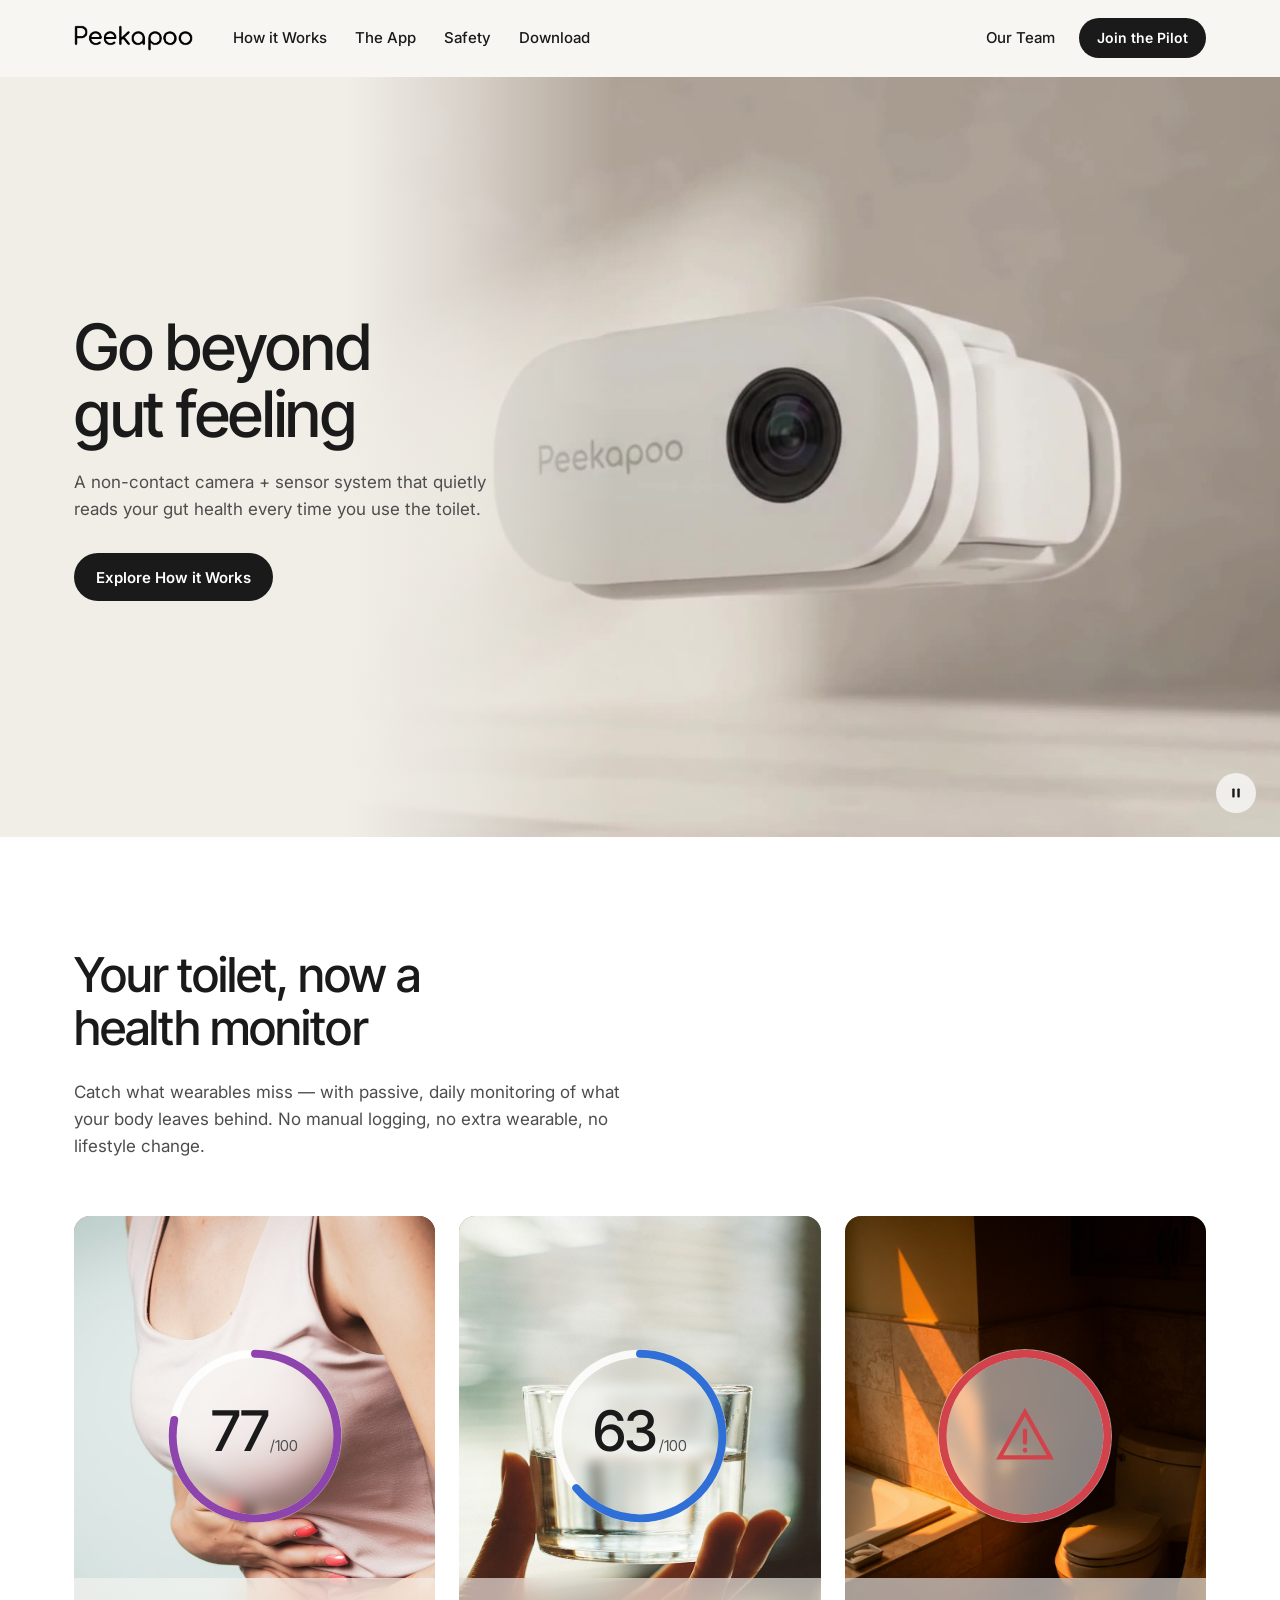
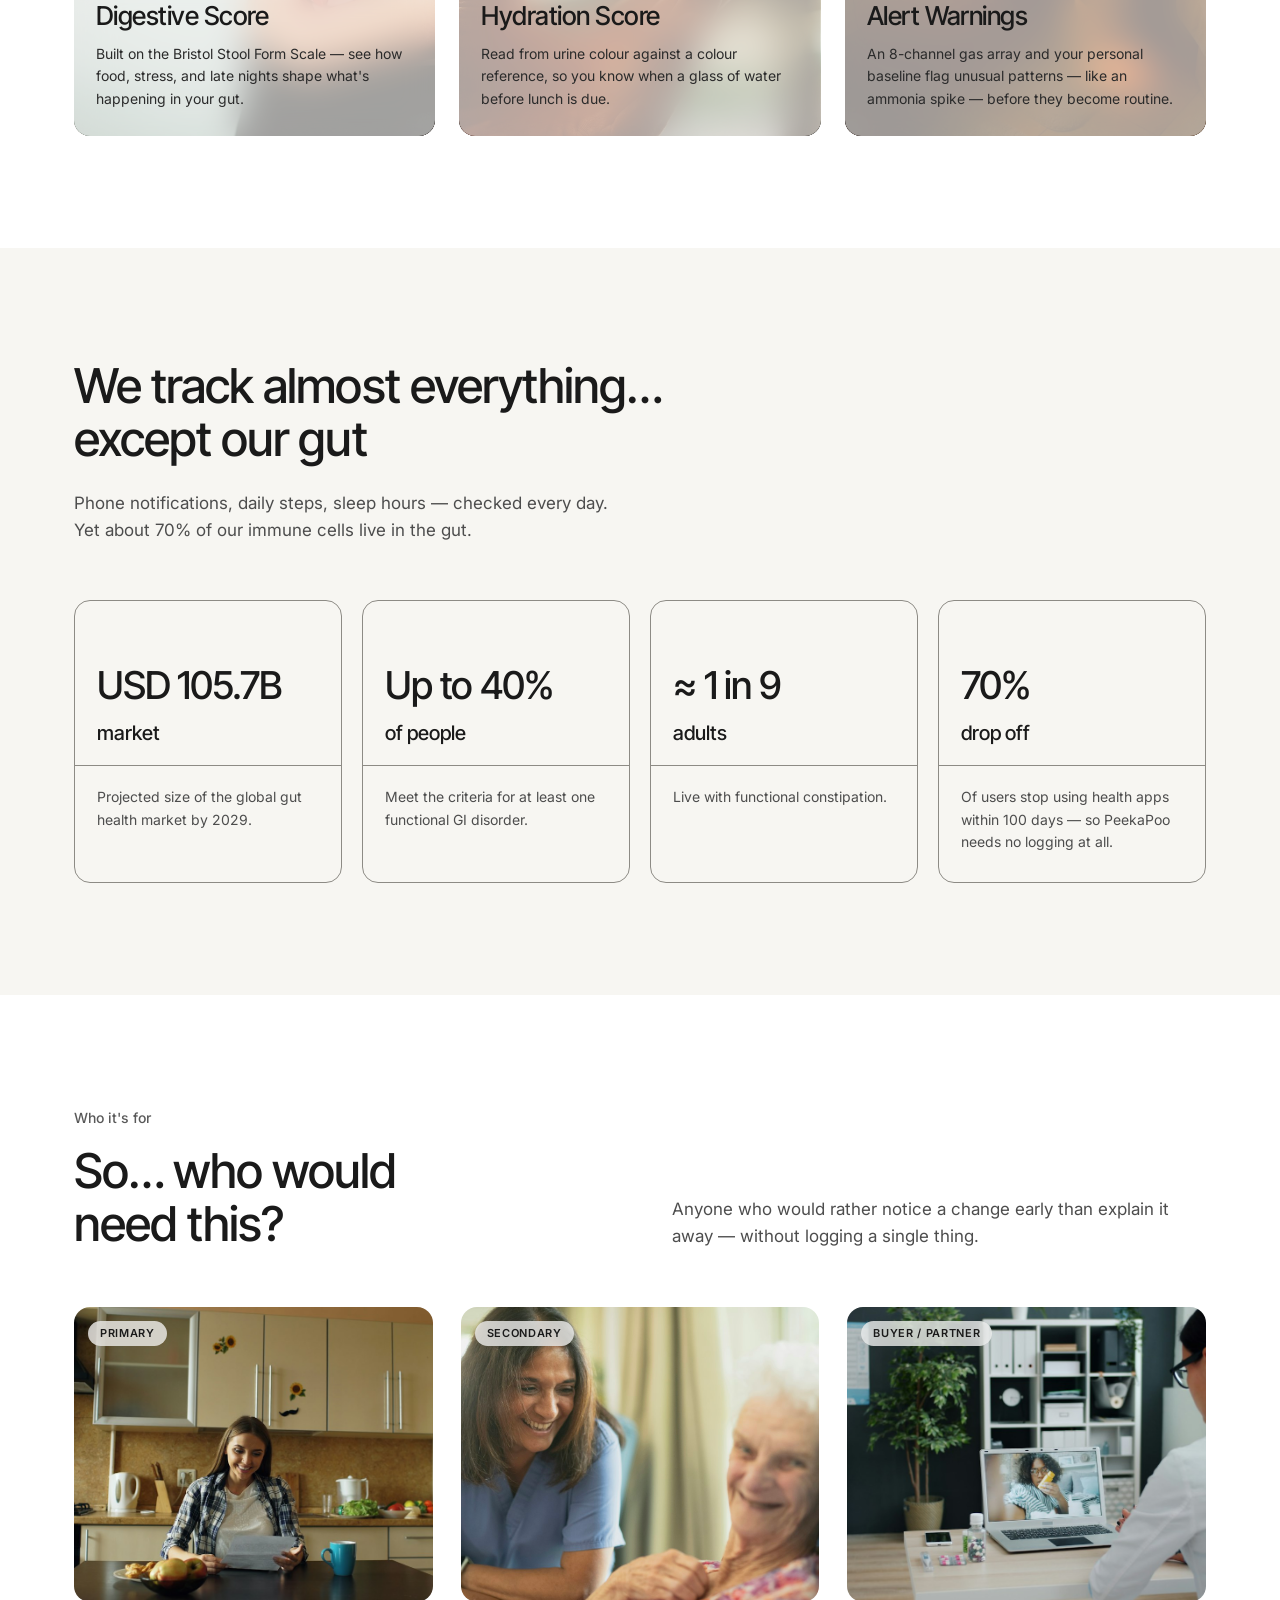
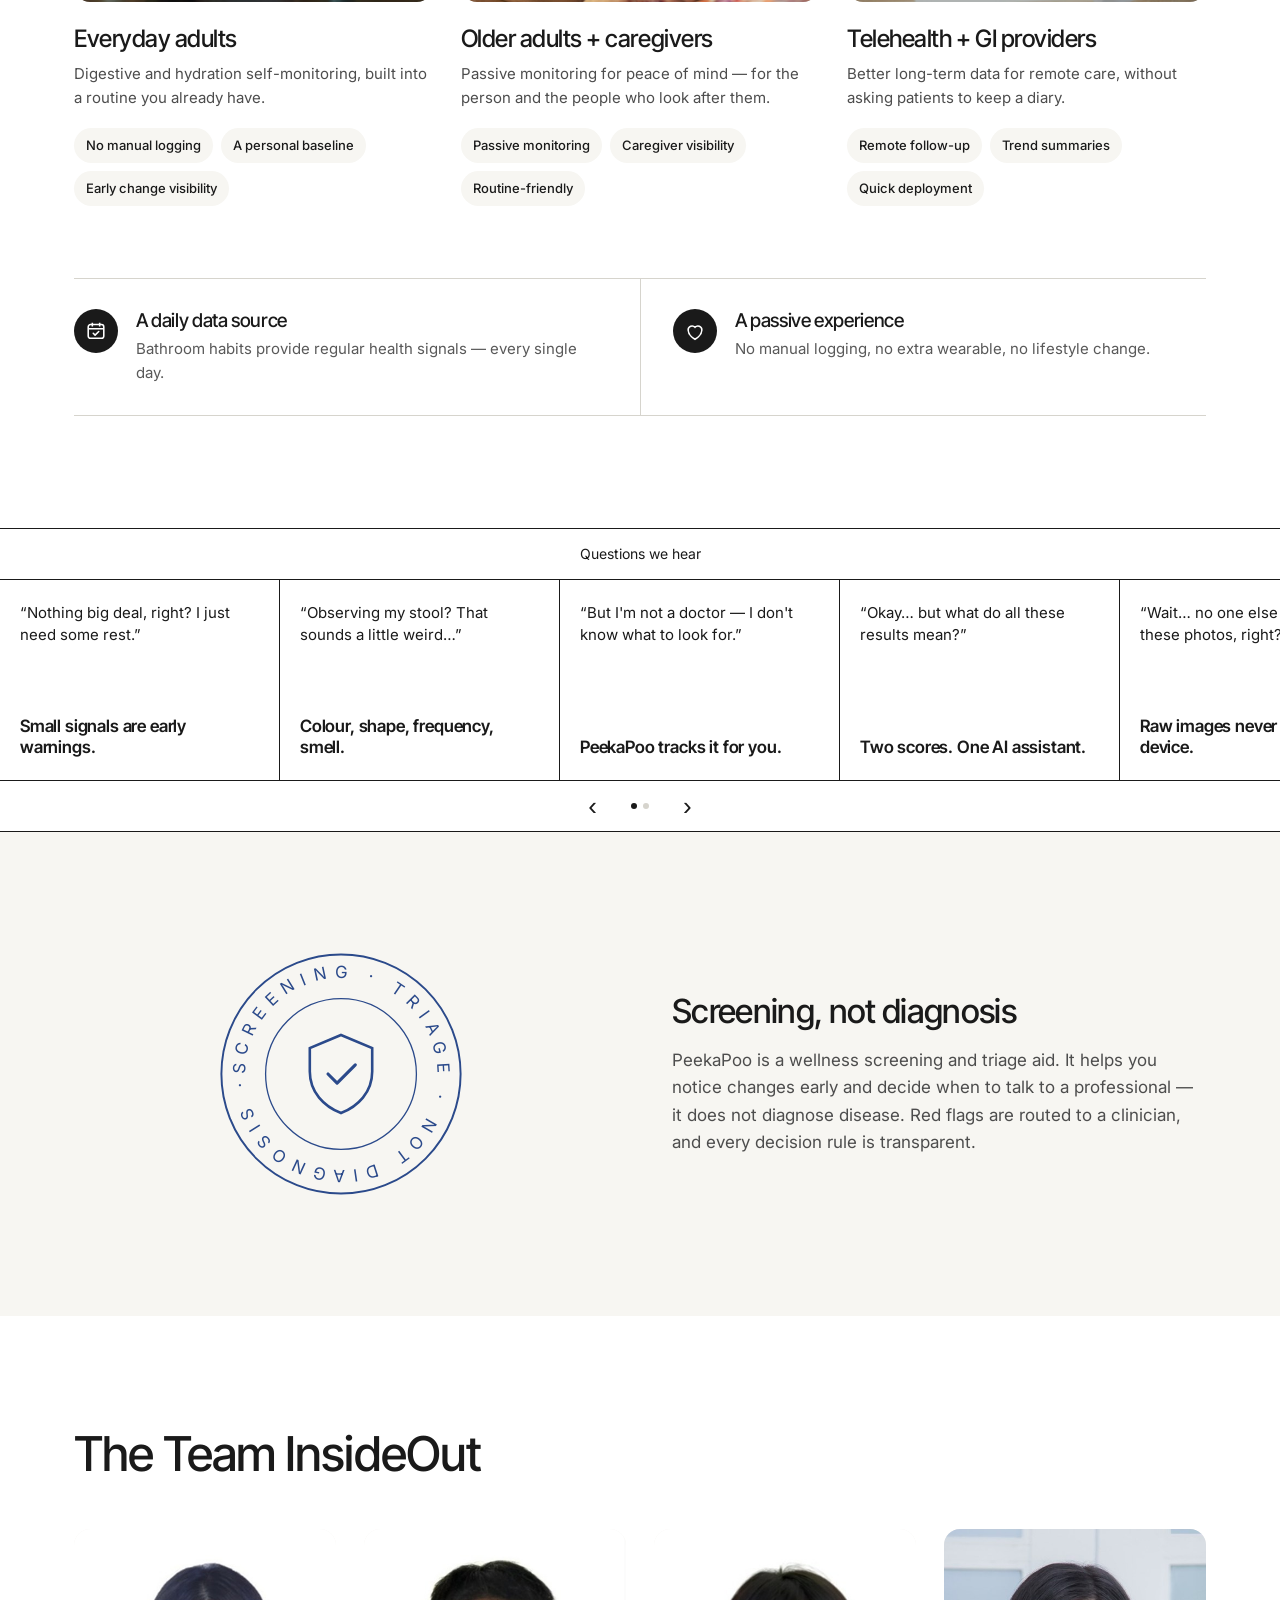
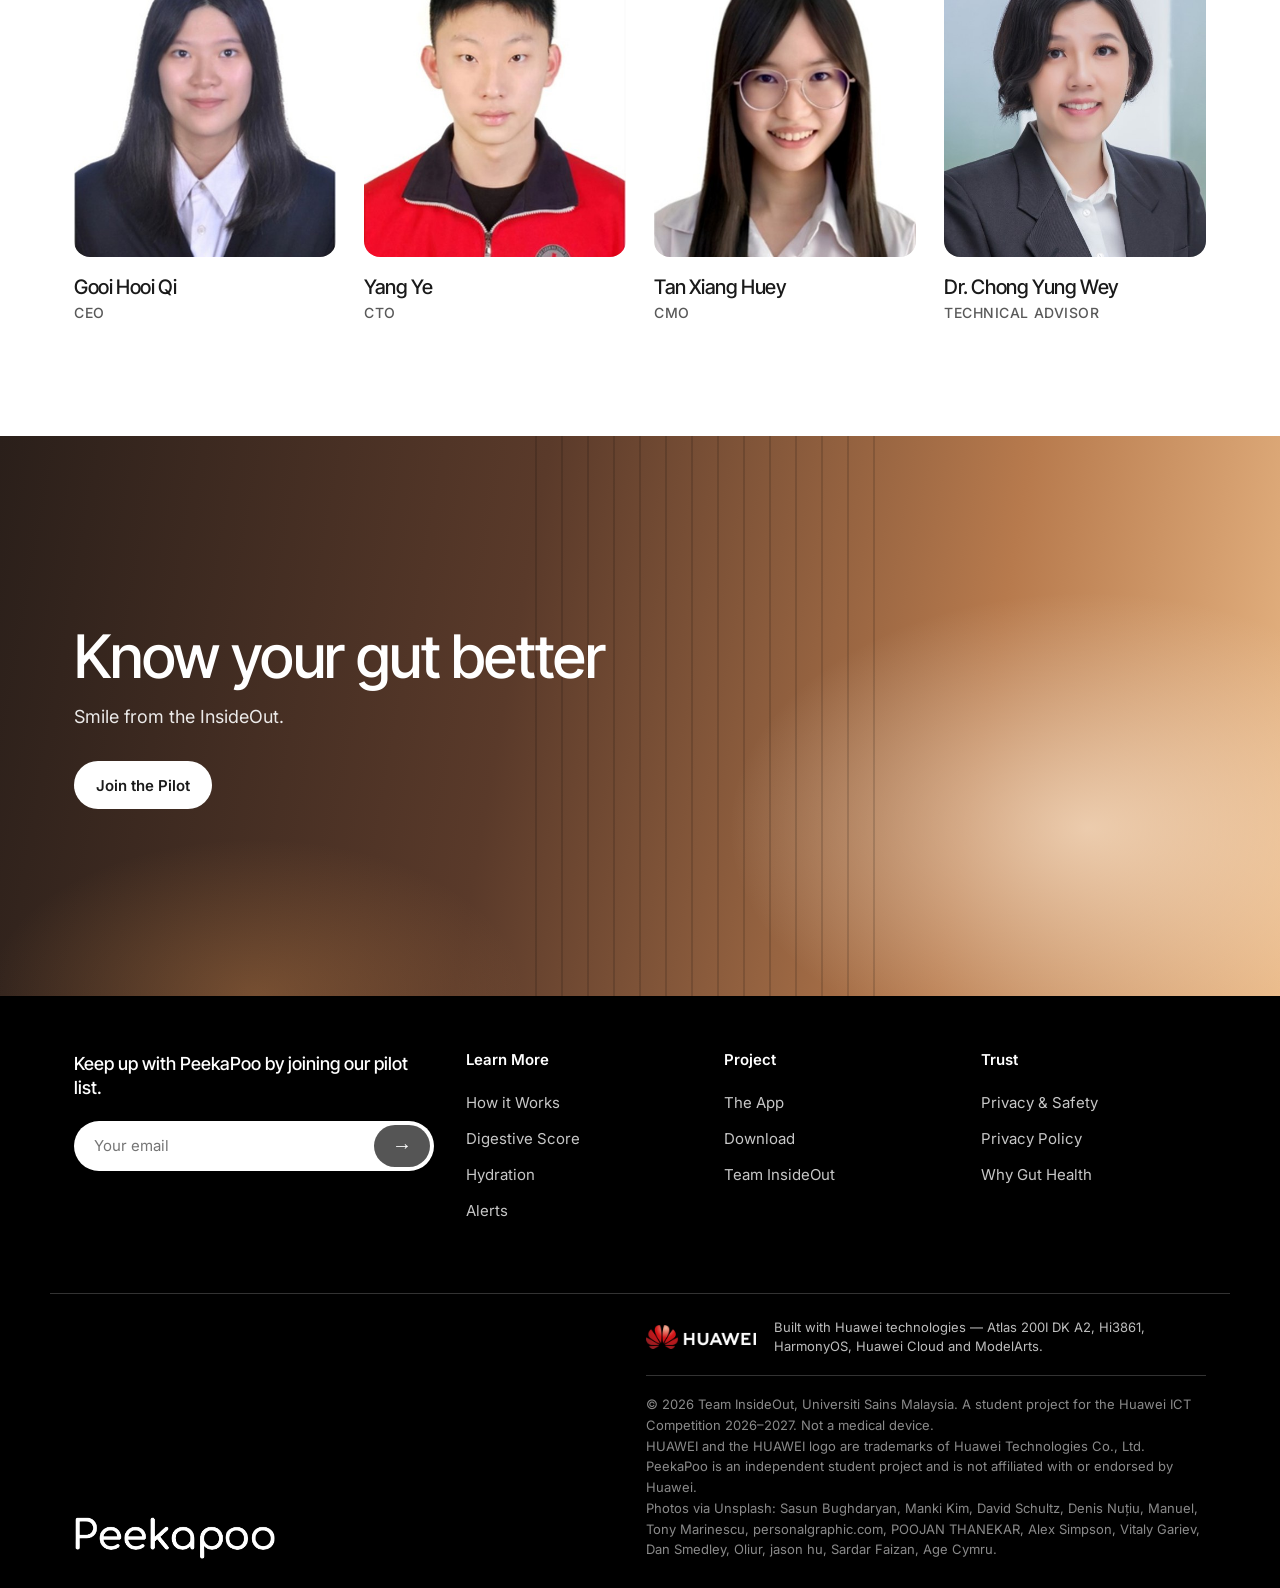
<file: index.html>
<!doctype html>
<html lang="en">
<head>
  <meta charset="utf-8">
  <meta name="viewport" content="width=device-width, initial-scale=1">
  <title>PeekaPoo – Non-Contact AI Gut Health Monitor for Your Toilet</title>
  <meta name="description" content="PeekaPoo is a non-contact camera and gas-sensor system that quietly reads your gut health every time you use the toilet — Digestive and Hydration Scores, alerts and an AI assistant. By Team InsideOut, USM.">
  <link rel="canonical" href="https://yangye3058845465-sys.github.io/peekapoo-website/">
  <meta name="theme-color" content="#f7f6f2">
  <link rel="icon" href="assets/favicon.svg" type="image/svg+xml">
  <link rel="icon" href="favicon.ico" sizes="32x32">
  <link rel="apple-touch-icon" href="assets/apple-touch-icon.png">
  <meta property="og:type" content="website">
  <meta property="og:site_name" content="PeekaPoo">
  <meta property="og:title" content="PeekaPoo – Non-Contact AI Gut Health Monitor for Your Toilet">
  <meta property="og:description" content="PeekaPoo is a non-contact camera and gas-sensor system that quietly reads your gut health every time you use the toilet — Digestive and Hydration Scores, alerts and an AI assistant. By Team InsideOut, USM.">
  <meta property="og:url" content="https://yangye3058845465-sys.github.io/peekapoo-website/">
  <meta property="og:image" content="https://yangye3058845465-sys.github.io/peekapoo-website/assets/og-image.jpg">
  <meta property="og:image:width" content="1200">
  <meta property="og:image:height" content="630">
  <meta name="twitter:card" content="summary_large_image">
  <script type="application/ld+json">{"@context": "https://schema.org", "@graph": [{"@type": "WebSite", "name": "PeekaPoo", "url": "https://yangye3058845465-sys.github.io/peekapoo-website/"}, {"@type": "Organization", "name": "Team InsideOut", "url": "https://yangye3058845465-sys.github.io/peekapoo-website/", "logo": "https://yangye3058845465-sys.github.io/peekapoo-website/assets/apple-touch-icon.png", "description": "Student team from Universiti Sains Malaysia building PeekaPoo for the Huawei ICT Competition 2026–2027 Innovation Track."}]}</script>
  <link rel="preconnect" href="https://fonts.googleapis.com">
  <link rel="preconnect" href="https://fonts.gstatic.com" crossorigin>
  <link href="https://fonts.googleapis.com/css2?family=Inter+Tight:wght@400;500;600&family=Inter:wght@400;500;600&display=swap" rel="stylesheet">
  <link rel="stylesheet" href="styles.css?v=f91bfc41">
  <script>document.documentElement.classList.add("js")</script>
</head>
<body>

<!-- Navigation -->
<header class="nav" id="top">
  <div class="container nav__inner">
    <a class="logo" href="index.html" aria-label="Peekapoo – home">
      <img class="logo__img" src="assets/logo-wordmark.png" alt="Peekapoo" width="119" height="26">
    </a>
    <nav class="nav__links" aria-label="Primary">
      <a href="how-it-works.html">How it Works</a>
      <a href="app.html">The App</a>
      <a href="safety.html">Safety</a>
      <a href="download.html">Download</a>
    </nav>
    <div class="nav__right">
      <a class="nav__text" href="#team">Our Team</a>
      <a class="btn btn--dark btn--sm" href="#pilot">Join the Pilot</a>
      <button class="nav__burger" aria-label="Open menu" aria-expanded="false"><span></span><span></span></button>
    </div>
  </div>
  <div class="nav__mobile" hidden>
    <a href="how-it-works.html">How it Works</a>
    <a href="app.html">The App</a>
    <a href="safety.html">Safety</a>
    <a href="download.html">Download</a>
    <a href="#team">Our Team</a>
  </div>
</header>

<main>

  <!-- Hero: product film loops behind the headline -->
  <section class="hero">
    <video class="hero__video" autoplay muted loop playsinline preload="auto" poster="assets/hero-poster.jpg" aria-hidden="true">
      <source src="assets/hero-video-sm.mp4" type="video/mp4" media="(max-width: 700px)">
      <source src="assets/hero-video.mp4" type="video/mp4">
    </video>
    <div class="hero__veil" aria-hidden="true"></div>
    <div class="container hero__content">
      <h1>Go beyond <br>gut feeling</h1>
      <p>A non-contact camera + sensor system that quietly reads your gut health every time you use the toilet.</p>
      <a class="btn btn--dark" href="how-it-works.html">Explore How it Works</a>
    </div>
    <button class="hero__toggle" type="button" aria-label="Pause background video" aria-pressed="false">
      <svg class="hero__icon-pause" viewBox="0 0 24 24" aria-hidden="true"><rect x="7" y="6" width="3.2" height="12" rx="1"/><rect x="13.8" y="6" width="3.2" height="12" rx="1"/></svg>
      <svg class="hero__icon-play" viewBox="0 0 24 24" aria-hidden="true"><path d="M8.5 6.2v11.6a.8.8 0 0 0 1.2.7l9-5.8a.8.8 0 0 0 0-1.4l-9-5.8a.8.8 0 0 0-1.2.7Z"/></svg>
    </button>
  </section>

  <!-- Turn your toilet into a tracker -->
  <section class="section section--white" id="tracker">
    <div class="container">
      <h2 class="reveal">Your toilet, now a<br>health monitor</h2>
      <p class="lead reveal">Catch what wearables miss — with passive, daily monitoring of what your body leaves behind. No manual logging, no extra wearable, no lifestyle change.</p>

      <div class="cards3">
        <article class="metric-card metric-card--gut reveal">
          <div class="metric-card__media">
            <img class="metric-card__photo" src="assets/card-digestive.jpg" alt="Person holding their stomach in discomfort" loading="lazy">
            <div class="ring" data-value="78" style="--ring:#8E44AD">
              <svg viewBox="0 0 120 120"><circle class="ring__track" cx="60" cy="60" r="52"/><circle class="ring__bar" cx="60" cy="60" r="52"/></svg>
              <div class="ring__label"><b class="ring__num" data-count="78">0</b><small>/100</small></div>
            </div>
          </div>
          <div class="metric-card__body">
            <h3>Digestive Score</h3>
            <p>Built on the Bristol Stool Form Scale — see how food, stress, and late nights shape what's happening in your gut.</p>
          </div>
        </article>

        <article class="metric-card metric-card--hydra reveal">
          <div class="metric-card__media">
            <img class="metric-card__photo" src="assets/card-hydration.jpg" alt="Hand holding a glass of water in window light" loading="lazy">
            <div class="ring" data-value="64" style="--ring:#2F6FD6">
              <svg viewBox="0 0 120 120"><circle class="ring__track" cx="60" cy="60" r="52"/><circle class="ring__bar" cx="60" cy="60" r="52"/></svg>
              <div class="ring__label"><b class="ring__num" data-count="64">0</b><small>/100</small></div>
            </div>
          </div>
          <div class="metric-card__body">
            <h3>Hydration Score</h3>
            <p>Read from urine colour against a colour reference, so you know when a glass of water before lunch is due.</p>
          </div>
        </article>

        <article class="metric-card metric-card--alert reveal">
          <div class="metric-card__media">
            <img class="metric-card__photo" src="assets/card-alert.jpg" alt="Toilet in a bathroom lit by warm evening sun" loading="lazy">
            <div class="ring ring--icon" data-value="100" style="--ring:#D2424B">
              <svg viewBox="0 0 120 120"><circle class="ring__track" cx="60" cy="60" r="52"/><circle class="ring__bar" cx="60" cy="60" r="52"/></svg>
              <div class="ring__label">
                <svg class="ring__glyph" viewBox="0 0 24 24" fill="none" stroke="currentColor" stroke-width="1.6"><path d="M12 3 2.5 20h19L12 3Z"/><path d="M12 10v4.5M12 17.2v.3" stroke-linecap="round"/></svg>
              </div>
            </div>
          </div>
          <div class="metric-card__body">
            <h3>Alert Warnings</h3>
            <p>An 8-channel gas array and your personal baseline flag unusual patterns — like an ammonia spike — before they become routine.</p>
          </div>
        </article>
      </div>
    </div>
  </section>

  <!-- Stats -->
  <section class="section section--cream" id="why">
    <div class="container">
      <h2 class="reveal">We track almost everything…<br>except our gut</h2>
      <p class="lead reveal">Phone notifications, daily steps, sleep hours — checked every day. Yet about 70% of our immune cells live in the gut.</p>
      <div class="stats">
        <article class="stat reveal">
          <div class="stat__top"><b>USD 105.7B</b><span>market</span></div>
          <p>Projected size of the global gut health market by 2029.</p>
        </article>
        <article class="stat reveal">
          <div class="stat__top"><b>Up to 40%</b><span>of people</span></div>
          <p>Meet the criteria for at least one functional GI disorder.</p>
        </article>
        <article class="stat reveal">
          <div class="stat__top"><b>≈ 1 in 9</b><span>adults</span></div>
          <p>Live with functional constipation.</p>
        </article>
        <article class="stat reveal">
          <div class="stat__top"><b>70%</b><span>drop off</span></div>
          <p>Of users stop using health apps within 100 days — so PeekaPoo needs no logging at all.</p>
        </article>
      </div>
    </div>
  </section>

  <!-- Who it's for -->
  <section class="section section--white" id="users">
    <div class="container split split--bottom">
      <div class="reveal">
        <p class="eyebrow">Who it's for</p>
        <h2>So… who would<br>need this?</h2>
      </div>
      <p class="lead reveal">Anyone who would rather notice a change early than explain it away — without logging a single thing.</p>
    </div>

    <div class="container personas">
      <article class="persona reveal">
        <figure class="persona__media">
          <img src="assets/user-everyday.jpg" alt="Woman reading at a kitchen table in the morning" loading="lazy">
          <span class="persona__tag">Primary</span>
        </figure>
        <h3>Everyday adults</h3>
        <p class="persona__line">Digestive and hydration self-monitoring, built into a routine you already have.</p>
        <ul class="persona__jobs">
          <li>No manual logging</li><li>A personal baseline</li><li>Early change visibility</li>
        </ul>
      </article>
      <article class="persona reveal">
        <figure class="persona__media">
          <img src="assets/user-caregiver.jpg" alt="Caregiver sharing a laugh with an elderly woman" loading="lazy">
          <span class="persona__tag">Secondary</span>
        </figure>
        <h3>Older adults + caregivers</h3>
        <p class="persona__line">Passive monitoring for peace of mind — for the person and the people who look after them.</p>
        <ul class="persona__jobs">
          <li>Passive monitoring</li><li>Caregiver visibility</li><li>Routine-friendly</li>
        </ul>
      </article>
      <article class="persona reveal">
        <figure class="persona__media">
          <img src="assets/user-provider.jpg" alt="Doctor speaking with a patient over a video call" loading="lazy">
          <span class="persona__tag">Buyer / Partner</span>
        </figure>
        <h3>Telehealth + GI providers</h3>
        <p class="persona__line">Better long-term data for remote care, without asking patients to keep a diary.</p>
        <ul class="persona__jobs">
          <li>Remote follow-up</li><li>Trend summaries</li><li>Quick deployment</li>
        </ul>
      </article>
    </div>

    <div class="container">
      <div class="common reveal">
        <div class="common__item">
          <span class="common__icon" aria-hidden="true"><svg viewBox="0 0 24 24" fill="none" stroke="currentColor" stroke-width="1.7"><rect x="3.5" y="5" width="17" height="15" rx="2.5"/><path d="M3.5 9.5h17M8 3v4M16 3v4"/><path d="m9 14.5 2 2 4-4" stroke-linecap="round" stroke-linejoin="round"/></svg></span>
          <div><h3>A daily data source</h3><p>Bathroom habits provide regular health signals — every single day.</p></div>
        </div>
        <div class="common__item">
          <span class="common__icon" aria-hidden="true"><svg viewBox="0 0 24 24" fill="none" stroke="currentColor" stroke-width="1.7"><path d="M12 21s-7.5-4.4-7.5-10.2A4.3 4.3 0 0 1 12 8a4.3 4.3 0 0 1 7.5 2.8C19.5 16.6 12 21 12 21Z"/></svg></span>
          <div><h3>A passive experience</h3><p>No manual logging, no extra wearable, no lifestyle change.</p></div>
        </div>
      </div>
    </div>
  </section>

  <!-- Questions band (headlines style) -->
  <section class="quotes" aria-label="Questions we hear">
    <p class="quotes__title">Questions we hear</p>
    <div class="quotes__track" id="quotes-track">
      <figure><blockquote>“Nothing big deal, right? I just need some rest.”</blockquote><figcaption>Small signals are early warnings.</figcaption></figure>
      <figure><blockquote>“Observing my stool? That sounds a little weird…”</blockquote><figcaption>Colour, shape, frequency, smell.</figcaption></figure>
      <figure><blockquote>“But I'm not a doctor — I don't know what to look for.”</blockquote><figcaption>PeekaPoo tracks it for you.</figcaption></figure>
      <figure><blockquote>“Okay… but what do all these results mean?”</blockquote><figcaption>Two scores. One AI assistant.</figcaption></figure>
      <figure><blockquote>“Wait… no one else can see these photos, right?”</blockquote><figcaption>Raw images never leave the device.</figcaption></figure>
      <figure><blockquote>“How can I check my gut health in real time?”</blockquote><figcaption>Edge AI on Atlas 200I DK A2.</figcaption></figure>
      <figure><blockquote>“So… who would need this?”</blockquote><figcaption>Adults, caregivers, providers.</figcaption></figure>
    </div>
    <div class="quotes__nav">
      <button class="quotes__btn" data-dir="-1" aria-label="Previous">‹</button>
      <span class="quotes__dots" id="quotes-dots"></span>
      <button class="quotes__btn" data-dir="1" aria-label="Next">›</button>
    </div>
  </section>

  <!-- Responsibility block (partnership style) -->
  <section class="section section--cream">
    <div class="container split">
      <div class="seal reveal" aria-hidden="true">
        <svg viewBox="0 0 200 200">
          <defs><path id="sealpath" d="M100,100 m-74,0 a74,74 0 1,1 148,0 a74,74 0 1,1 -148,0"/></defs>
          <circle cx="100" cy="100" r="92" fill="none" stroke="currentColor" stroke-width="1.5"/>
          <circle cx="100" cy="100" r="58" fill="none" stroke="currentColor" stroke-width="1"/>
          <text font-size="13" fill="currentColor"><textPath href="#sealpath" textLength="458" lengthAdjust="spacing">SCREENING · TRIAGE · NOT DIAGNOSIS · </textPath></text>
          <path d="M100 70 l24 10 v18 c0 16-11 27-24 32 c-13-5-24-16-24-32 v-18z" fill="none" stroke="currentColor" stroke-width="2"/>
          <path d="M90 100 l7 7 l14 -14" fill="none" stroke="currentColor" stroke-width="2.4" stroke-linecap="round" stroke-linejoin="round"/>
        </svg>
      </div>
      <div class="reveal">
        <h2 class="h2--sm">Screening, not diagnosis</h2>
        <p>PeekaPoo is a wellness screening and triage aid. It helps you notice changes early and decide when to talk to a professional — it does not diagnose disease. Red flags are routed to a clinician, and every decision rule is transparent.</p>
      </div>
    </div>
  </section>

  <!-- Team -->
  <section class="section section--white" id="team">
    <div class="container">
      <h2 class="reveal">The Team InsideOut</h2>
      <ul class="team reveal">
        <li class="member">
          <img class="member__photo" src="assets/team-gooi-hooi-qi.jpg" alt="Gooi Hooi Qi" width="480" height="600" loading="lazy">
          <h3>Gooi Hooi Qi</h3>
          <p>CEO</p>
        </li>
        <li class="member">
          <img class="member__photo" src="assets/team-yang-ye.jpg" alt="Yang Ye" width="480" height="600" loading="lazy">
          <h3>Yang Ye</h3>
          <p>CTO</p>
        </li>
        <li class="member">
          <img class="member__photo" src="assets/team-tan-xiang-huey.jpg" alt="Tan Xiang Huey" width="480" height="600" loading="lazy">
          <h3>Tan Xiang Huey</h3>
          <p>CMO</p>
        </li>
        <li class="member member--advisor">
          <img class="member__photo" src="assets/team-chong-yung-wey.jpg" alt="Dr. Chong Yung Wey" width="480" height="600" loading="lazy">
          <h3>Dr. Chong Yung Wey</h3>
          <p>Technical Advisor</p>
        </li>
      </ul>
    </div>
  </section>

  <!-- Final CTA -->
  <section class="cta">
    <div class="cta__art" aria-hidden="true"></div>
    <div class="container cta__content">
      <h2>Know your gut better</h2>
      <p>Smile from the InsideOut.</p>
      <a class="btn btn--light" href="#pilot">Join the Pilot</a>
    </div>
  </section>

</main>

<footer class="footer">
  <div class="container footer__grid">
    <div class="footer__signup" id="pilot">
      <p>Keep up with PeekaPoo by joining our pilot list.</p>
      <form class="signup" onsubmit="event.preventDefault(); this.classList.add('is-done');">
        <input type="email" placeholder="Your email" aria-label="Your email" required>
        <button type="submit" aria-label="Submit">→</button>
        <span class="signup__ok">Thanks — we'll be in touch.</span>
      </form>
    </div>
    <div>
      <h4>Learn More</h4>
      <a href="how-it-works.html">How it Works</a><a href="#tracker">Digestive Score</a><a href="#tracker">Hydration</a><a href="#tracker">Alerts</a>
    </div>
    <div>
      <h4>Project</h4>
      <a href="app.html">The App</a><a href="download.html">Download</a><a href="#team">Team InsideOut</a>
    </div>
    <div>
      <h4>Trust</h4>
      <a href="safety.html">Privacy &amp; Safety</a><a href="privacy.html">Privacy Policy</a><a href="#why">Why Gut Health</a>
    </div>
  </div>
  <div class="container footer__bottom">
    <a class="logo logo--footer" href="index.html" aria-label="Peekapoo – home"><img class="logo__img" src="assets/logo-wordmark.png" alt="Peekapoo" width="202" height="44"></a>
    <div class="footer__legal">
      <div class="footer__huawei">
        <img src="assets/huawei-logo-white.png" alt="Huawei" width="110" height="24" loading="lazy">
        <p>Built with Huawei technologies — Atlas 200I DK A2, Hi3861, HarmonyOS, Huawei Cloud and ModelArts.</p>
      </div>
      <small>© 2026 Team InsideOut, Universiti Sains Malaysia. A student project for the Huawei ICT Competition 2026–2027. Not a medical device.<br>HUAWEI and the HUAWEI logo are trademarks of Huawei Technologies Co., Ltd. PeekaPoo is an independent student project and is not affiliated with or endorsed by Huawei.<br>Photos via Unsplash: Sasun Bughdaryan, Manki Kim, David Schultz, Denis Nuțiu, Manuel, Tony Marinescu, personalgraphic.com, POOJAN THANEKAR, Alex Simpson, Vitaly Gariev, Dan Smedley, Oliur, jason hu, Sardar Faizan, Age Cymru.</small>
    </div>
  </div>
</footer>

<script src="script.js?v=0e0ac335"></script>
</body>
</html>
</file>
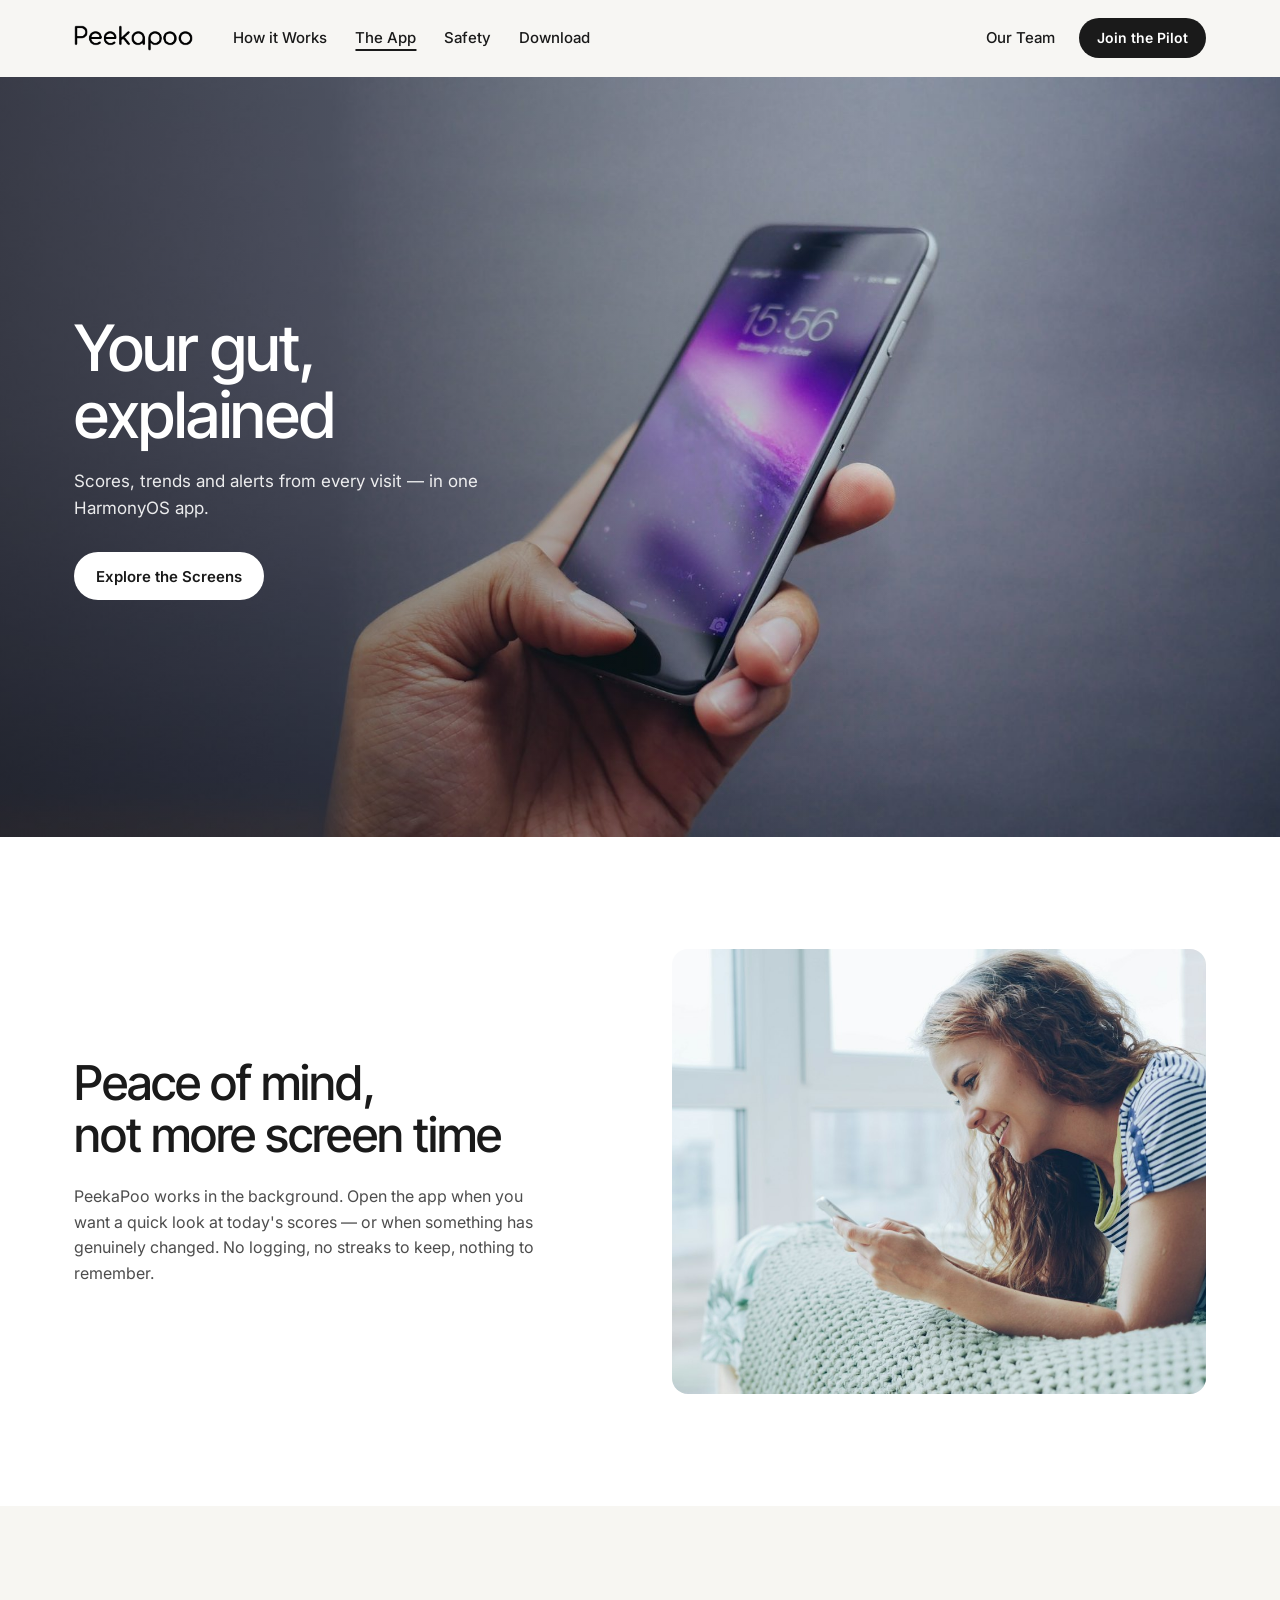
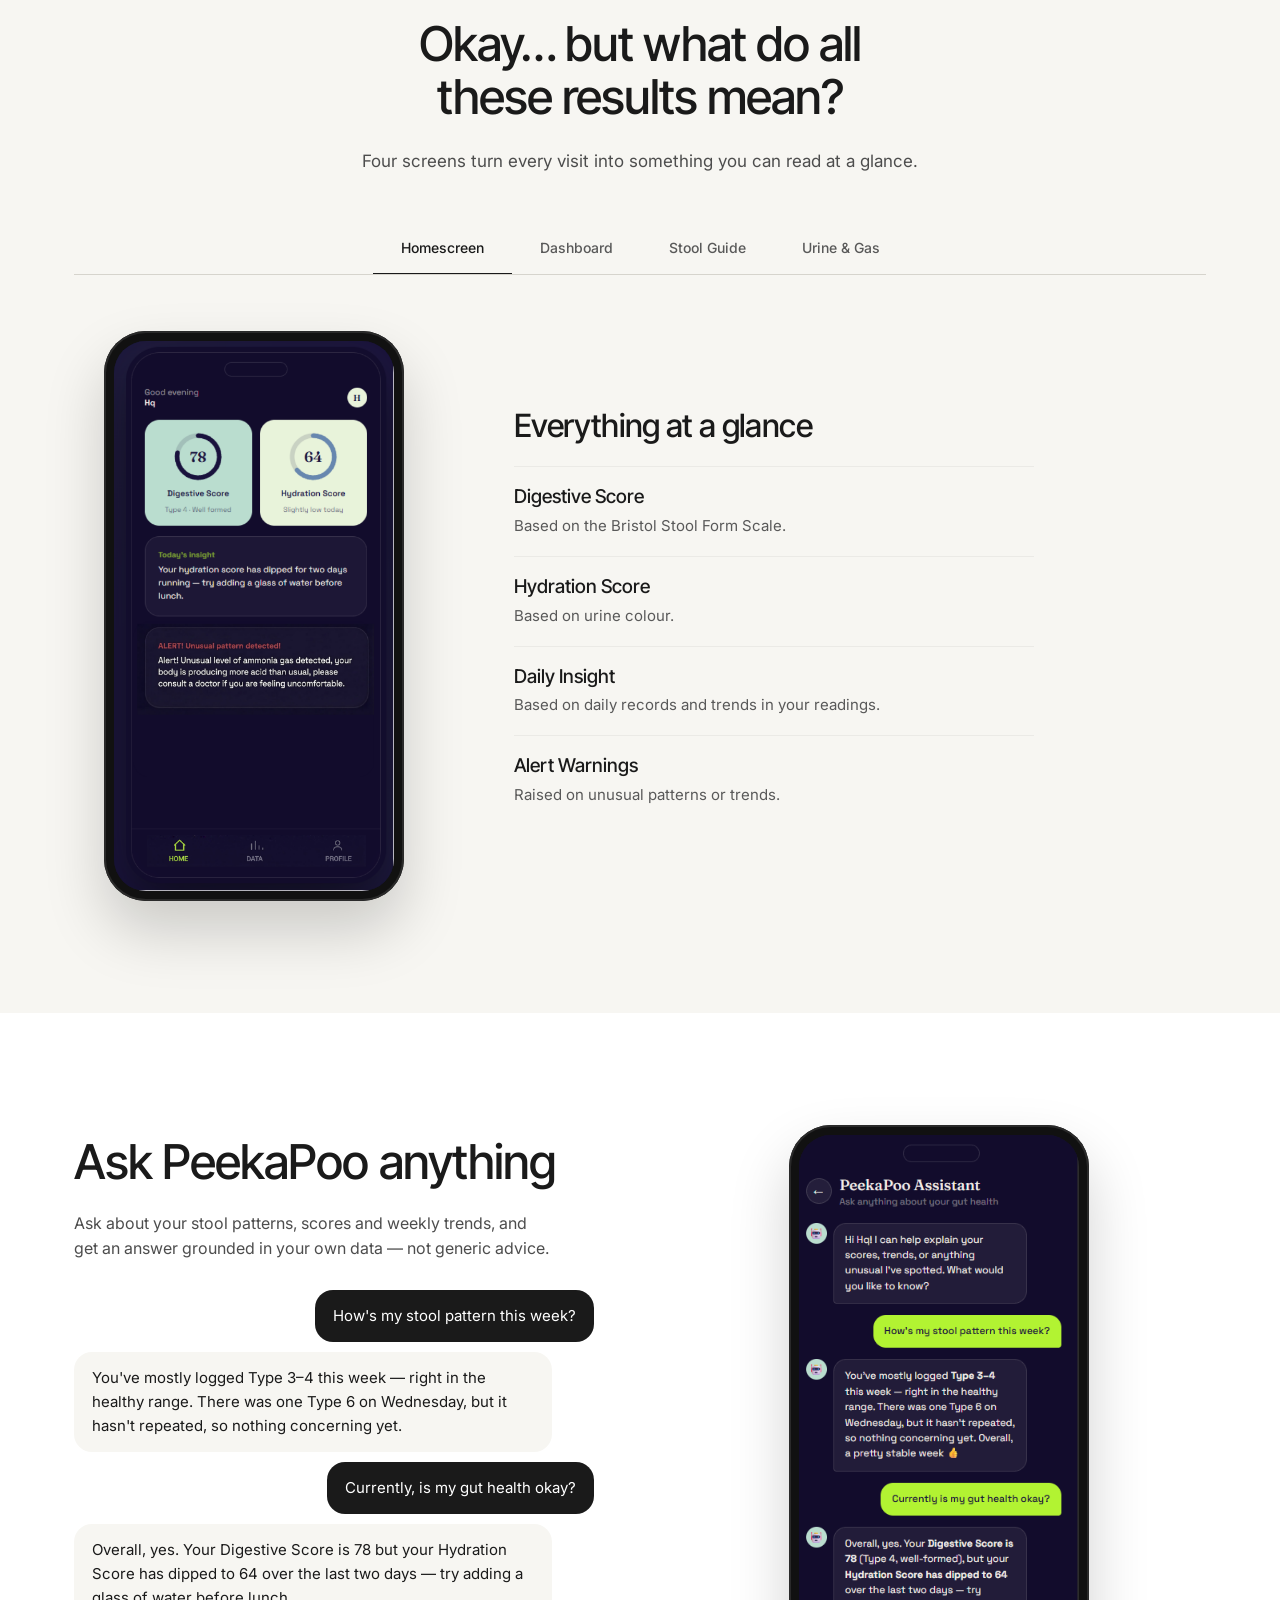
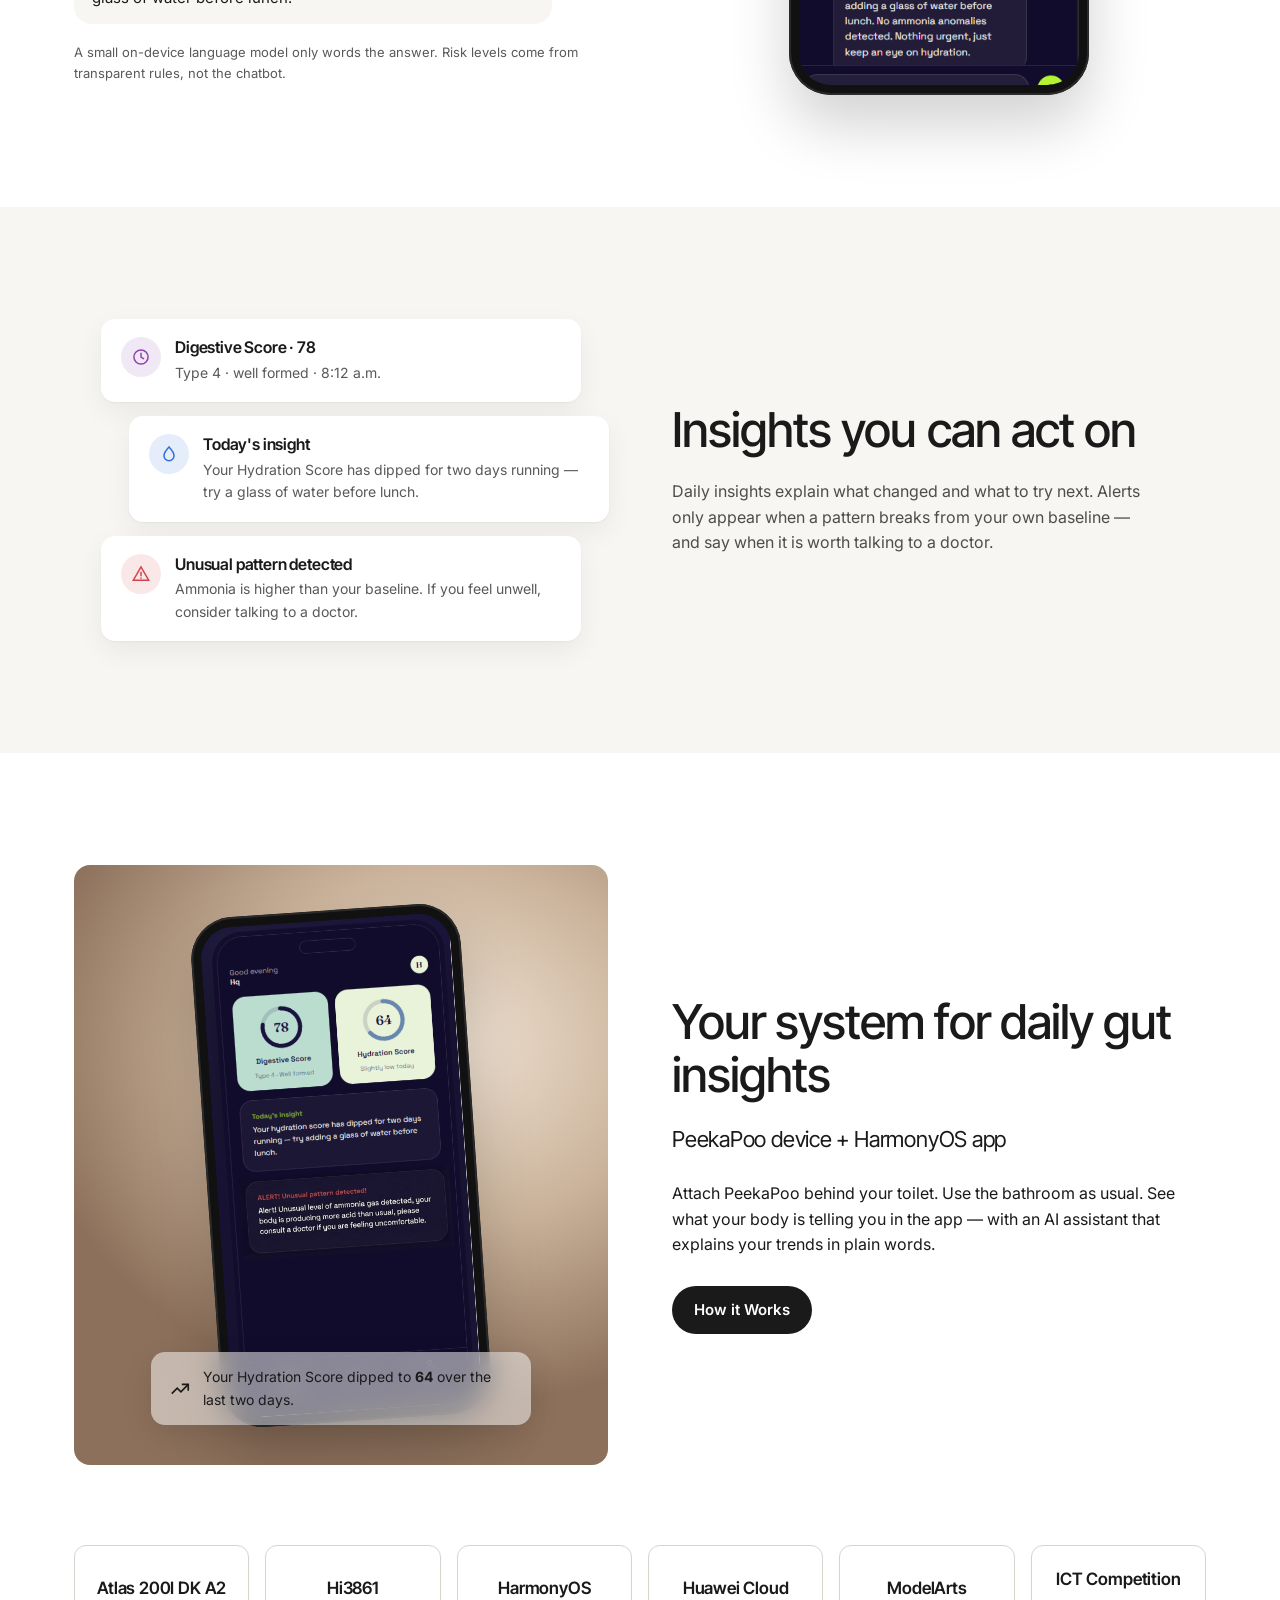
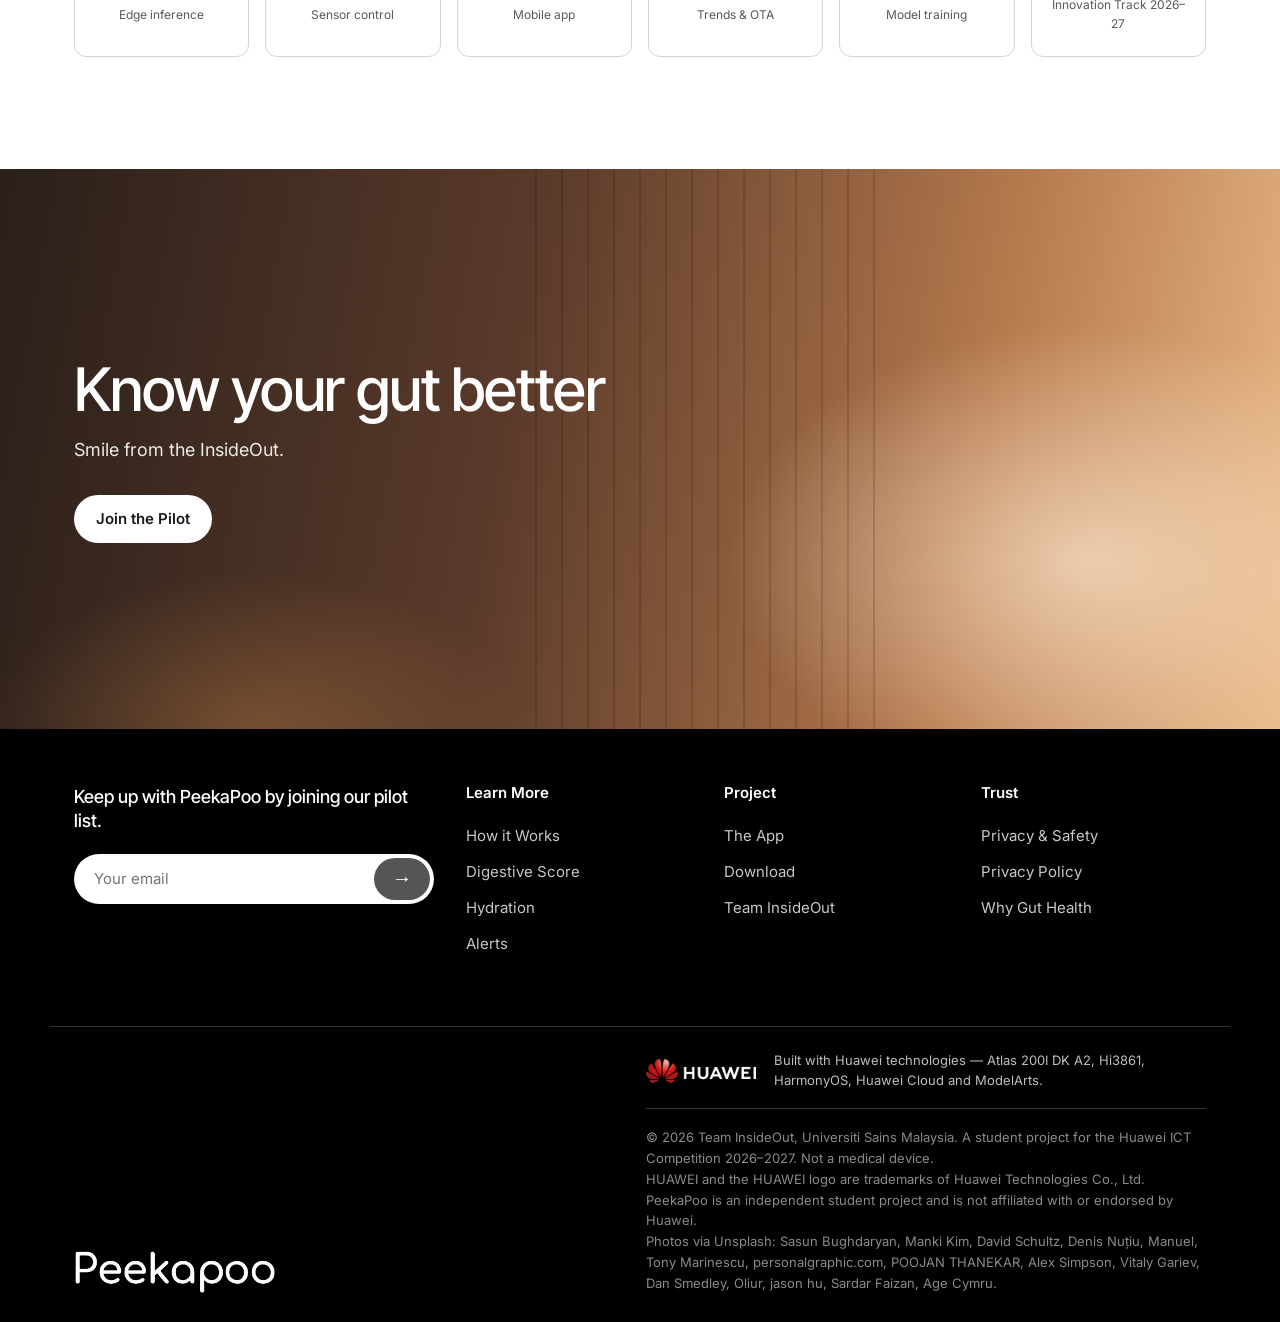
<file: app.html>
<!doctype html>
<html lang="en">
<head>
  <meta charset="utf-8">
  <meta name="viewport" content="width=device-width, initial-scale=1">
  <title>The PeekaPoo App – Gut Health Scores, Insights &amp; AI Assistant</title>
  <meta name="description" content="The PeekaPoo app on HarmonyOS: Digestive and Hydration Scores, daily insights, alerts and an AI assistant that explains your gut health in plain words.">
  <link rel="canonical" href="https://yangye3058845465-sys.github.io/peekapoo-website/app.html">
  <meta name="theme-color" content="#f7f6f2">
  <link rel="icon" href="assets/favicon.svg" type="image/svg+xml">
  <link rel="icon" href="favicon.ico" sizes="32x32">
  <link rel="apple-touch-icon" href="assets/apple-touch-icon.png">
  <meta property="og:type" content="website">
  <meta property="og:site_name" content="PeekaPoo">
  <meta property="og:title" content="The PeekaPoo App – Gut Health Scores, Insights &amp; AI Assistant">
  <meta property="og:description" content="The PeekaPoo app on HarmonyOS: Digestive and Hydration Scores, daily insights, alerts and an AI assistant that explains your gut health in plain words.">
  <meta property="og:url" content="https://yangye3058845465-sys.github.io/peekapoo-website/app.html">
  <meta property="og:image" content="https://yangye3058845465-sys.github.io/peekapoo-website/assets/og-image.jpg">
  <meta property="og:image:width" content="1200">
  <meta property="og:image:height" content="630">
  <meta name="twitter:card" content="summary_large_image">
  <link rel="preconnect" href="https://fonts.googleapis.com">
  <link rel="preconnect" href="https://fonts.gstatic.com" crossorigin>
  <link href="https://fonts.googleapis.com/css2?family=Inter+Tight:wght@400;500;600&family=Inter:wght@400;500;600&display=swap" rel="stylesheet">
  <link rel="stylesheet" href="styles.css?v=f91bfc41">
  <script>document.documentElement.classList.add("js")</script>
</head>
<body>

<!-- Navigation -->
<header class="nav" id="top">
  <div class="container nav__inner">
    <a class="logo" href="index.html" aria-label="Peekapoo – home">
      <img class="logo__img" src="assets/logo-wordmark.png" alt="Peekapoo" width="119" height="26">
    </a>
    <nav class="nav__links" aria-label="Primary">
      <a href="how-it-works.html">How it Works</a>
      <a href="app.html" aria-current="page">The App</a>
      <a href="safety.html">Safety</a>
      <a href="download.html">Download</a>
    </nav>
    <div class="nav__right">
      <a class="nav__text" href="index.html#team">Our Team</a>
      <a class="btn btn--dark btn--sm" href="#pilot">Join the Pilot</a>
      <button class="nav__burger" aria-label="Open menu" aria-expanded="false"><span></span><span></span></button>
    </div>
  </div>
  <div class="nav__mobile" hidden>
    <a href="how-it-works.html">How it Works</a>
    <a href="app.html" aria-current="page">The App</a>
    <a href="safety.html">Safety</a>
    <a href="download.html">Download</a>
    <a href="index.html#team">Our Team</a>
  </div>
</header>

<main>

  <!-- Photo hero -->
  <section class="photo-hero photo-hero--cool">
    <img class="photo-hero__img" src="assets/app-hero.jpg" alt="Hand holding a smartphone against a grey wall">
    <div class="container photo-hero__content">
      <h1>Your gut, <br>explained</h1>
      <p>Scores, trends and alerts from every visit — in one HarmonyOS app.</p>
      <a class="btn btn--light" href="#screens">Explore the Screens</a>
    </div>
  </section>

  <!-- Peace of mind -->
  <section class="section section--white">
    <div class="container split">
      <div class="reveal">
        <h2>Peace of mind,<br>not more screen time</h2>
        <p class="split__text">PeekaPoo works in the background. Open the app when you want a quick look at today's scores — or when something has genuinely changed. No logging, no streaks to keep, nothing to remember.</p>
      </div>
      <figure class="media-frame reveal">
        <img src="assets/app-life.jpg" alt="Young woman smiling at her phone by a bright window">
      </figure>
    </div>
  </section>

  <!-- Screens -->
  <section class="section section--cream" id="screens">
    <div class="container center-head">
      <h2 class="reveal">Okay… but what do all<br>these results mean?</h2>
      <p class="lead reveal">Four screens turn every visit into something you can read at a glance.</p>
    </div>
    <div class="container showcase showcase--line reveal">
      <div class="showcase__tabs" role="tablist" aria-label="App screens">
        <button role="tab" aria-selected="true" data-tab="home">Homescreen</button>
        <button role="tab" aria-selected="false" data-tab="dash">Dashboard</button>
        <button role="tab" aria-selected="false" data-tab="stool">Stool Guide</button>
        <button role="tab" aria-selected="false" data-tab="signals">Urine &amp; Gas</button>
      </div>
      <div class="showcase__stage">
        <div class="phone">
          <img id="showcase-img" src="assets/app-home.png" alt="PeekaPoo homescreen">
        </div>
        <div class="showcase__panels">
          <div class="showcase__panel is-active" data-panel="home">
            <h3>Everything at a glance</h3>
            <dl>
              <dt>Digestive Score</dt><dd>Based on the Bristol Stool Form Scale.</dd>
              <dt>Hydration Score</dt><dd>Based on urine colour.</dd>
              <dt>Daily Insight</dt><dd>Based on daily records and trends in your readings.</dd>
              <dt>Alert Warnings</dt><dd>Raised on unusual patterns or trends.</dd>
            </dl>
          </div>
          <div class="showcase__panel" data-panel="dash">
            <h3>Your gut health index</h3>
            <dl>
              <dt>Bristol Type Chart</dt><dd>Visualises your bowel pattern over time.</dd>
              <dt>Category View</dt><dd>Track stool colour, consistency and shape patterns.</dd>
              <dt>Bristol Stool Icons</dt><dd>Tap any type to learn what it means.</dd>
            </dl>
          </div>
          <div class="showcase__panel" data-panel="stool">
            <h3>Learn every type</h3>
            <p>Each stool type opens a plain-language card: what it represents, possible causes, and what you can do about it — from hydration to a bland diet for a day or two.</p>
          </div>
          <div class="showcase__panel" data-panel="signals">
            <h3>Urine &amp; gas signals</h3>
            <p>Urine colour distribution for the month, plus ammonia and VOC levels from the gas array over the past seven days — tracked alongside each other so a single spike is never read in isolation.</p>
          </div>
        </div>
      </div>
    </div>
  </section>

  <!-- AI assistant -->
  <section class="section section--white" id="assistant">
    <div class="container split">
      <div class="reveal">
        <h2>Ask PeekaPoo anything</h2>
        <p class="split__text">Ask about your stool patterns, scores and weekly trends, and get an answer grounded in your own data — not generic advice.</p>
        <div class="chat chat--wide">
          <p class="chat__q">How's my stool pattern this week?</p>
          <p class="chat__a">You've mostly logged Type 3–4 this week — right in the healthy range. There was one Type 6 on Wednesday, but it hasn't repeated, so nothing concerning yet.</p>
          <p class="chat__q">Currently, is my gut health okay?</p>
          <p class="chat__a">Overall, yes. Your Digestive Score is 78 but your Hydration Score has dipped to 64 over the last two days — try adding a glass of water before lunch.</p>
        </div>
        <p class="fine">A small on-device language model only words the answer. Risk levels come from transparent rules, not the chatbot.</p>
      </div>
      <div class="dots-visual reveal">
        <div class="phone">
          <img src="assets/app-chat.png" alt="PeekaPoo assistant chat screen" loading="lazy">
        </div>
      </div>
    </div>
  </section>

  <!-- Insight cards -->
  <section class="section section--cream">
    <div class="container split">
      <ul class="insight-stack reveal" aria-label="Example notifications">
        <li class="insight">
          <span class="insight__icon insight__icon--gut" aria-hidden="true">
            <svg viewBox="0 0 24 24" fill="none" stroke="currentColor" stroke-width="1.8"><circle cx="12" cy="12" r="8.5"/><path d="M12 7.5V12l3 2" stroke-linecap="round"/></svg>
          </span>
          <div>
            <p class="insight__title">Digestive Score · 78</p>
            <p class="insight__meta">Type 4 · well formed · 8:12 a.m.</p>
          </div>
        </li>
        <li class="insight">
          <span class="insight__icon insight__icon--hydra" aria-hidden="true">
            <svg viewBox="0 0 24 24" fill="none" stroke="currentColor" stroke-width="1.8"><path d="M12 3.5s6 6.4 6 10.5a6 6 0 0 1-12 0c0-4.1 6-10.5 6-10.5Z"/></svg>
          </span>
          <div>
            <p class="insight__title">Today's insight</p>
            <p class="insight__meta">Your Hydration Score has dipped for two days running — try a glass of water before lunch.</p>
          </div>
        </li>
        <li class="insight">
          <span class="insight__icon insight__icon--alert" aria-hidden="true">
            <svg viewBox="0 0 24 24" fill="none" stroke="currentColor" stroke-width="1.8"><path d="M12 3.5 2.8 19.5h18.4L12 3.5Z"/><path d="M12 10v4M12 16.8v.2" stroke-linecap="round"/></svg>
          </span>
          <div>
            <p class="insight__title">Unusual pattern detected</p>
            <p class="insight__meta">Ammonia is higher than your baseline. If you feel unwell, consider talking to a doctor.</p>
          </div>
        </li>
      </ul>
      <div class="reveal">
        <h2>Insights you can act on</h2>
        <p class="split__text">Daily insights explain what changed and what to try next. Alerts only appear when a pattern breaks from your own baseline — and say when it is worth talking to a doctor.</p>
      </div>
    </div>
  </section>

  <!-- System -->
  <section class="section section--white" id="system">
    <div class="container split">
      <div class="system-visual reveal">
        <div class="phone phone--tilt">
          <img src="assets/app-home.png" alt="PeekaPoo app home screen with Digestive Score 78 and Hydration Score 64" loading="lazy">
        </div>
        <div class="float-chip">
          <svg viewBox="0 0 24 24" fill="none" stroke="currentColor" stroke-width="1.8"><path d="M3 17l6-6 4 4 8-8"/><path d="M14 7h7v7"/></svg>
          <span>Your Hydration Score dipped to <b>64</b> over the last two days.</span>
        </div>
      </div>
      <div class="reveal">
        <h2>Your system for daily gut insights</h2>
        <p class="subhead">PeekaPoo device + HarmonyOS app</p>
        <p>Attach PeekaPoo behind your toilet. Use the bathroom as usual. See what your body is telling you in the app — with an AI assistant that explains your trends in plain words.</p>
        <a class="btn btn--dark" href="how-it-works.html">How it Works</a>
      </div>
    </div>
    <div class="container">
      <ul class="badges reveal" aria-label="Built on">
        <li><b>Atlas 200I DK A2</b><span>Edge inference</span></li>
        <li><b>Hi3861</b><span>Sensor control</span></li>
        <li><b>HarmonyOS</b><span>Mobile app</span></li>
        <li><b>Huawei Cloud</b><span>Trends &amp; OTA</span></li>
        <li><b>ModelArts</b><span>Model training</span></li>
        <li><b>ICT Competition</b><span>Innovation Track 2026–27</span></li>
      </ul>
    </div>
  </section>

  <!-- Final CTA -->
  <section class="cta">
    <div class="cta__art" aria-hidden="true"></div>
    <div class="container cta__content">
      <h2>Know your gut better</h2>
      <p>Smile from the InsideOut.</p>
      <a class="btn btn--light" href="#pilot">Join the Pilot</a>
    </div>
  </section>

</main>

<footer class="footer">
  <div class="container footer__grid">
    <div class="footer__signup" id="pilot">
      <p>Keep up with PeekaPoo by joining our pilot list.</p>
      <form class="signup" onsubmit="event.preventDefault(); this.classList.add('is-done');">
        <input type="email" placeholder="Your email" aria-label="Your email" required>
        <button type="submit" aria-label="Submit">→</button>
        <span class="signup__ok">Thanks — we'll be in touch.</span>
      </form>
    </div>
    <div>
      <h4>Learn More</h4>
      <a href="how-it-works.html">How it Works</a><a href="how-it-works.html#scores">Digestive Score</a><a href="how-it-works.html#scores">Hydration</a><a href="how-it-works.html#scores">Alerts</a>
    </div>
    <div>
      <h4>Project</h4>
      <a href="app.html">The App</a><a href="download.html">Download</a><a href="index.html#team">Team InsideOut</a>
    </div>
    <div>
      <h4>Trust</h4>
      <a href="safety.html">Privacy &amp; Safety</a><a href="privacy.html">Privacy Policy</a><a href="index.html#why">Why Gut Health</a>
    </div>
  </div>
  <div class="container footer__bottom">
    <a class="logo logo--footer" href="index.html" aria-label="Peekapoo – home"><img class="logo__img" src="assets/logo-wordmark.png" alt="Peekapoo" width="202" height="44"></a>
    <div class="footer__legal">
      <div class="footer__huawei">
        <img src="assets/huawei-logo-white.png" alt="Huawei" width="110" height="24" loading="lazy">
        <p>Built with Huawei technologies — Atlas 200I DK A2, Hi3861, HarmonyOS, Huawei Cloud and ModelArts.</p>
      </div>
      <small>© 2026 Team InsideOut, Universiti Sains Malaysia. A student project for the Huawei ICT Competition 2026–2027. Not a medical device.<br>HUAWEI and the HUAWEI logo are trademarks of Huawei Technologies Co., Ltd. PeekaPoo is an independent student project and is not affiliated with or endorsed by Huawei.<br>Photos via Unsplash: Sasun Bughdaryan, Manki Kim, David Schultz, Denis Nuțiu, Manuel, Tony Marinescu, personalgraphic.com, POOJAN THANEKAR, Alex Simpson, Vitaly Gariev, Dan Smedley, Oliur, jason hu, Sardar Faizan, Age Cymru.</small>
    </div>
  </div>
</footer>

<script src="script.js?v=0e0ac335"></script>
</body>
</html>
</file>
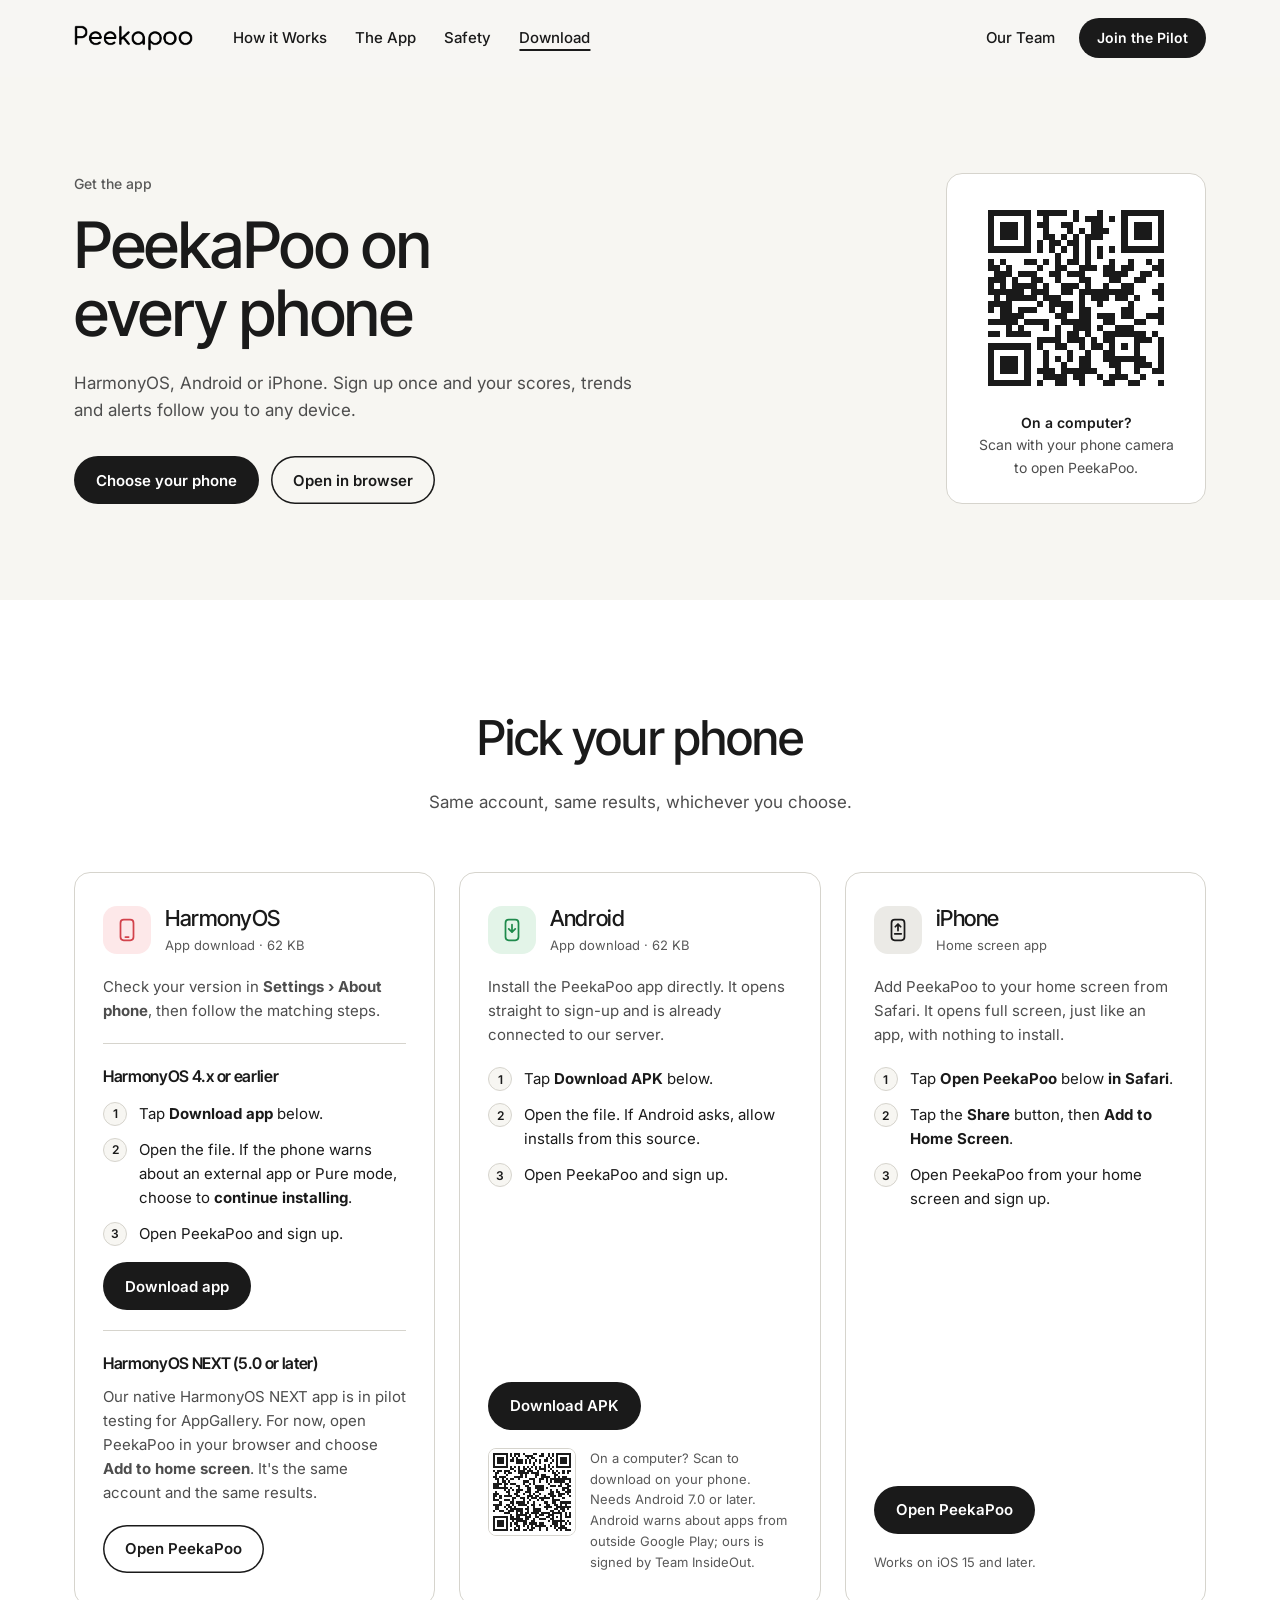
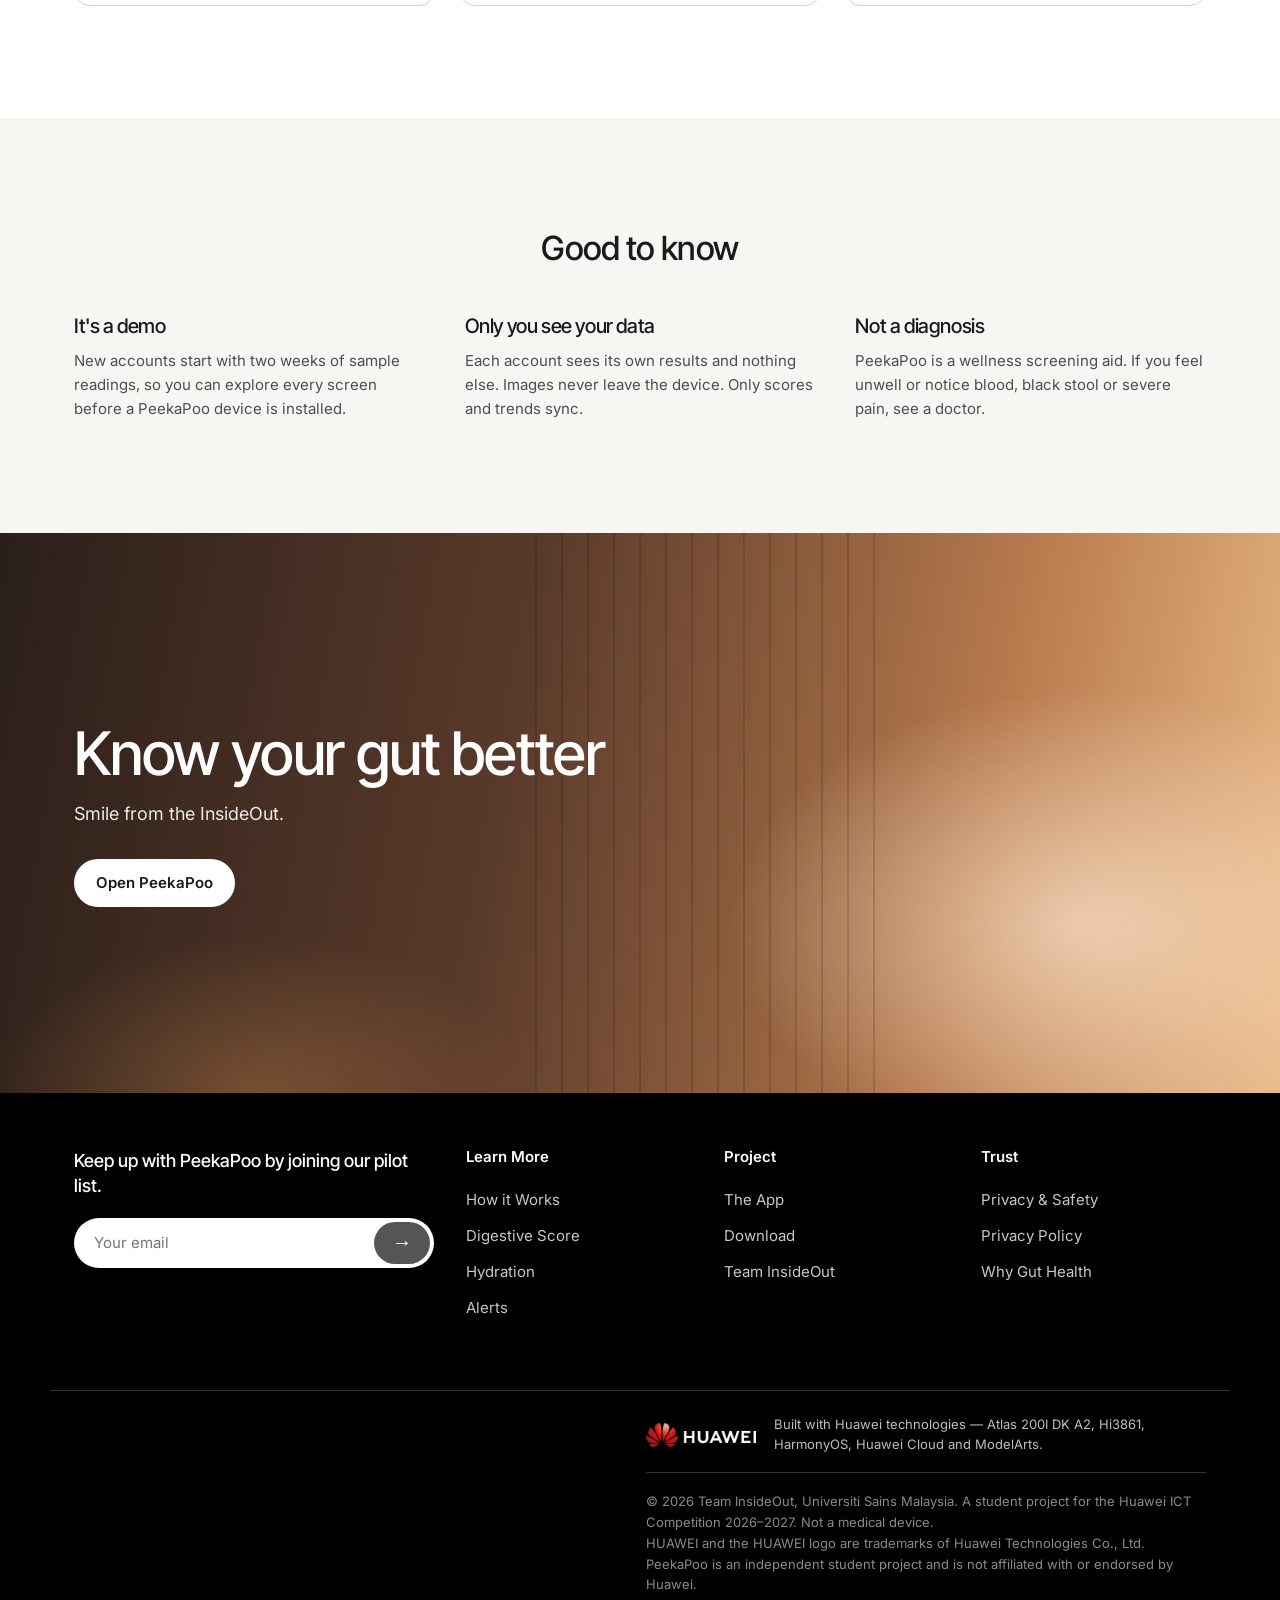
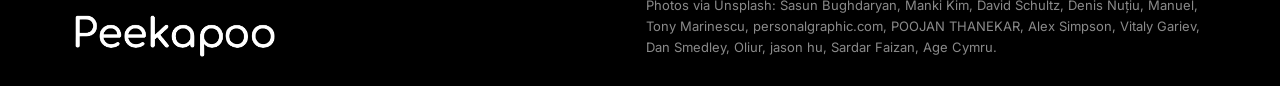
<file: download.html>
<!doctype html>
<html lang="en">
<head>
  <meta charset="utf-8">
  <meta name="viewport" content="width=device-width, initial-scale=1">
  <title>Download PeekaPoo – HarmonyOS, Android &amp; iPhone</title>
  <meta name="description" content="Get the PeekaPoo app on HarmonyOS, Android or iPhone. Sign up once and see your Digestive and Hydration Scores, alerts and AI assistant on any phone.">
  <link rel="canonical" href="https://yangye3058845465-sys.github.io/peekapoo-website/download.html">
  <meta name="theme-color" content="#f7f6f2">
  <link rel="icon" href="assets/favicon.svg" type="image/svg+xml">
  <link rel="icon" href="favicon.ico" sizes="32x32">
  <link rel="apple-touch-icon" href="assets/apple-touch-icon.png">
  <meta property="og:type" content="website">
  <meta property="og:site_name" content="PeekaPoo">
  <meta property="og:title" content="Download PeekaPoo – HarmonyOS, Android &amp; iPhone">
  <meta property="og:description" content="Get the PeekaPoo app on HarmonyOS, Android or iPhone. Sign up once and use it on any phone.">
  <meta property="og:url" content="https://yangye3058845465-sys.github.io/peekapoo-website/download.html">
  <meta property="og:image" content="https://yangye3058845465-sys.github.io/peekapoo-website/assets/og-image.jpg">
  <meta property="og:image:width" content="1200">
  <meta property="og:image:height" content="630">
  <meta name="twitter:card" content="summary_large_image">
  <link rel="preconnect" href="https://fonts.googleapis.com">
  <link rel="preconnect" href="https://fonts.gstatic.com" crossorigin>
  <link href="https://fonts.googleapis.com/css2?family=Inter+Tight:wght@400;500;600&family=Inter:wght@400;500;600&display=swap" rel="stylesheet">
  <link rel="stylesheet" href="styles.css?v=f91bfc41">
  <script>document.documentElement.classList.add("js")</script>
</head>
<body>

<!-- Navigation -->
<header class="nav" id="top">
  <div class="container nav__inner">
    <a class="logo" href="index.html" aria-label="Peekapoo – home">
      <img class="logo__img" src="assets/logo-wordmark.png" alt="Peekapoo" width="119" height="26">
    </a>
    <nav class="nav__links" aria-label="Primary">
      <a href="how-it-works.html">How it Works</a>
      <a href="app.html">The App</a>
      <a href="safety.html">Safety</a>
      <a href="download.html" aria-current="page">Download</a>
    </nav>
    <div class="nav__right">
      <a class="nav__text" href="index.html#team">Our Team</a>
      <a class="btn btn--dark btn--sm" href="#pilot">Join the Pilot</a>
      <button class="nav__burger" aria-label="Open menu" aria-expanded="false"><span></span><span></span></button>
    </div>
  </div>
  <div class="nav__mobile" hidden>
    <a href="how-it-works.html">How it Works</a>
    <a href="app.html">The App</a>
    <a href="safety.html">Safety</a>
    <a href="download.html" aria-current="page">Download</a>
    <a href="index.html#team">Our Team</a>
  </div>
</header>

<main>

  <!-- Intro -->
  <section class="section section--cream get-intro">
    <div class="container get-intro__grid">
      <div class="reveal">
        <p class="eyebrow">Get the app</p>
        <h1>PeekaPoo on<br>every phone</h1>
        <p class="lead">HarmonyOS, Android or iPhone. Sign up once and your scores, trends and alerts follow you to any device.</p>
        <div class="get-intro__actions">
          <a class="btn btn--dark" href="#platforms">Choose your phone</a>
          <a class="btn btn--outline" href="https://peekapoo.pythonanywhere.com/m/" target="_blank" rel="noopener">Open in browser</a>
        </div>
      </div>
      <figure class="get-qr reveal">
        <img src="assets/qr-webapp.svg" alt="QR code that opens the PeekaPoo app" width="200" height="200">
        <figcaption>
          <b>On a computer?</b>
          Scan with your phone camera to open PeekaPoo.
        </figcaption>
      </figure>
    </div>
  </section>

  <!-- Platforms -->
  <section class="section section--white" id="platforms">
    <div class="container center-head">
      <h2 class="reveal">Pick your phone</h2>
      <p class="lead reveal">Same account, same results, whichever you choose.</p>
    </div>

    <div class="container get-grid">

      <article class="get-card reveal" id="harmonyos">
        <div class="get-card__head">
          <span class="get-card__icon get-card__icon--harmony" aria-hidden="true">
            <svg viewBox="0 0 24 24"><rect x="6" y="2.5" width="12" height="19" rx="3"/><path d="M10.5 18.5h3"/></svg>
          </span>
          <div>
            <h3>HarmonyOS</h3>
            <p class="get-card__tag">App download · 62 KB</p>
          </div>
        </div>
        <p class="get-card__text">Check your version in <b>Settings › About phone</b>, then follow the matching steps.</p>

        <div class="get-variant">
          <h4>HarmonyOS 4.x or earlier</h4>
          <ol class="get-steps">
            <li>Tap <b>Download app</b> below.</li>
            <li>Open the file. If the phone warns about an external app or Pure mode, choose to <b>continue installing</b>.</li>
            <li>Open PeekaPoo and sign up.</li>
          </ol>
          <a class="btn btn--dark" href="downloads/PeekaPoo.apk" download>Download app</a>
        </div>

        <div class="get-variant">
          <h4>HarmonyOS NEXT (5.0 or later)</h4>
          <p class="get-variant__text">Our native HarmonyOS NEXT app is in pilot testing for AppGallery. For now, open PeekaPoo in your browser and choose <b>Add to home screen</b>. It's the same account and the same results.</p>
          <a class="btn btn--outline" href="https://peekapoo.pythonanywhere.com/m/" target="_blank" rel="noopener">Open PeekaPoo</a>
        </div>
      </article>

      <article class="get-card reveal" id="android">
        <div class="get-card__head">
          <span class="get-card__icon get-card__icon--android" aria-hidden="true">
            <svg viewBox="0 0 24 24"><rect x="6" y="2.5" width="12" height="19" rx="3"/><path d="M12 7v7m-3-3 3 3 3-3"/></svg>
          </span>
          <div>
            <h3>Android</h3>
            <p class="get-card__tag">App download · 62 KB</p>
          </div>
        </div>
        <p class="get-card__text">Install the PeekaPoo app directly. It opens straight to sign-up and is already connected to our server.</p>
        <ol class="get-steps">
          <li>Tap <b>Download APK</b> below.</li>
          <li>Open the file. If Android asks, allow installs from this source.</li>
          <li>Open PeekaPoo and sign up.</li>
        </ol>
        <a class="btn btn--dark get-card__btn" href="downloads/PeekaPoo.apk" download>Download APK</a>
        <div class="get-card__alt">
          <img src="assets/qr-apk.svg" alt="QR code that downloads the Android app" width="88" height="88">
          <p class="fine">On a computer? Scan to download on your phone. Needs Android 7.0 or later. Android warns about apps from outside Google Play; ours is signed by Team InsideOut.</p>
        </div>
      </article>

      <article class="get-card reveal" id="iphone">
        <div class="get-card__head">
          <span class="get-card__icon get-card__icon--ios" aria-hidden="true">
            <svg viewBox="0 0 24 24"><rect x="6" y="2.5" width="12" height="19" rx="3"/><path d="M12 6.5v6m-2.5-3.5L12 6.5 14.5 9M9 15.5h6"/></svg>
          </span>
          <div>
            <h3>iPhone</h3>
            <p class="get-card__tag">Home screen app</p>
          </div>
        </div>
        <p class="get-card__text">Add PeekaPoo to your home screen from Safari. It opens full screen, just like an app, with nothing to install.</p>
        <ol class="get-steps">
          <li>Tap <b>Open PeekaPoo</b> below <b>in Safari</b>.</li>
          <li>Tap the <b>Share</b> button, then <b>Add to Home Screen</b>.</li>
          <li>Open PeekaPoo from your home screen and sign up.</li>
        </ol>
        <a class="btn btn--dark get-card__btn" href="https://peekapoo.pythonanywhere.com/m/" target="_blank" rel="noopener">Open PeekaPoo</a>
        <p class="fine">Works on iOS 15 and later.</p>
      </article>

    </div>
  </section>

  <!-- Good to know -->
  <section class="section section--cream">
    <div class="container center-head">
      <h2 class="h2--sm reveal">Good to know</h2>
    </div>
    <div class="container get-notes">
      <div class="reveal">
        <h3>It's a demo</h3>
        <p>New accounts start with two weeks of sample readings, so you can explore every screen before a PeekaPoo device is installed.</p>
      </div>
      <div class="reveal">
        <h3>Only you see your data</h3>
        <p>Each account sees its own results and nothing else. Images never leave the device. Only scores and trends sync.</p>
      </div>
      <div class="reveal">
        <h3>Not a diagnosis</h3>
        <p>PeekaPoo is a wellness screening aid. If you feel unwell or notice blood, black stool or severe pain, see a doctor.</p>
      </div>
    </div>
  </section>

  <section class="cta">
    <div class="cta__art" aria-hidden="true"></div>
    <div class="container cta__content">
      <h2>Know your gut better</h2>
      <p>Smile from the InsideOut.</p>
      <a class="btn btn--light" href="https://peekapoo.pythonanywhere.com/m/" target="_blank" rel="noopener">Open PeekaPoo</a>
    </div>
  </section>

</main>

<footer class="footer">
  <div class="container footer__grid">
    <div class="footer__signup" id="pilot">
      <p>Keep up with PeekaPoo by joining our pilot list.</p>
      <form class="signup" onsubmit="event.preventDefault(); this.classList.add('is-done');">
        <input type="email" placeholder="Your email" aria-label="Your email" required>
        <button type="submit" aria-label="Submit">→</button>
        <span class="signup__ok">Thanks — we'll be in touch.</span>
      </form>
    </div>
    <div>
      <h4>Learn More</h4>
      <a href="how-it-works.html">How it Works</a><a href="how-it-works.html#scores">Digestive Score</a><a href="how-it-works.html#scores">Hydration</a><a href="how-it-works.html#scores">Alerts</a>
    </div>
    <div>
      <h4>Project</h4>
      <a href="app.html">The App</a><a href="download.html">Download</a><a href="index.html#team">Team InsideOut</a>
    </div>
    <div>
      <h4>Trust</h4>
      <a href="safety.html">Privacy &amp; Safety</a><a href="privacy.html">Privacy Policy</a><a href="index.html#why">Why Gut Health</a>
    </div>
  </div>
  <div class="container footer__bottom">
    <a class="logo logo--footer" href="index.html" aria-label="Peekapoo – home"><img class="logo__img" src="assets/logo-wordmark.png" alt="Peekapoo" width="202" height="44"></a>
    <div class="footer__legal">
      <div class="footer__huawei">
        <img src="assets/huawei-logo-white.png" alt="Huawei" width="110" height="24" loading="lazy">
        <p>Built with Huawei technologies — Atlas 200I DK A2, Hi3861, HarmonyOS, Huawei Cloud and ModelArts.</p>
      </div>
      <small>© 2026 Team InsideOut, Universiti Sains Malaysia. A student project for the Huawei ICT Competition 2026–2027. Not a medical device.<br>HUAWEI and the HUAWEI logo are trademarks of Huawei Technologies Co., Ltd. PeekaPoo is an independent student project and is not affiliated with or endorsed by Huawei.<br>Photos via Unsplash: Sasun Bughdaryan, Manki Kim, David Schultz, Denis Nuțiu, Manuel, Tony Marinescu, personalgraphic.com, POOJAN THANEKAR, Alex Simpson, Vitaly Gariev, Dan Smedley, Oliur, jason hu, Sardar Faizan, Age Cymru.</small>
    </div>
  </div>
</footer>

<script src="script.js?v=0e0ac335"></script>
</body>
</html>
</file>
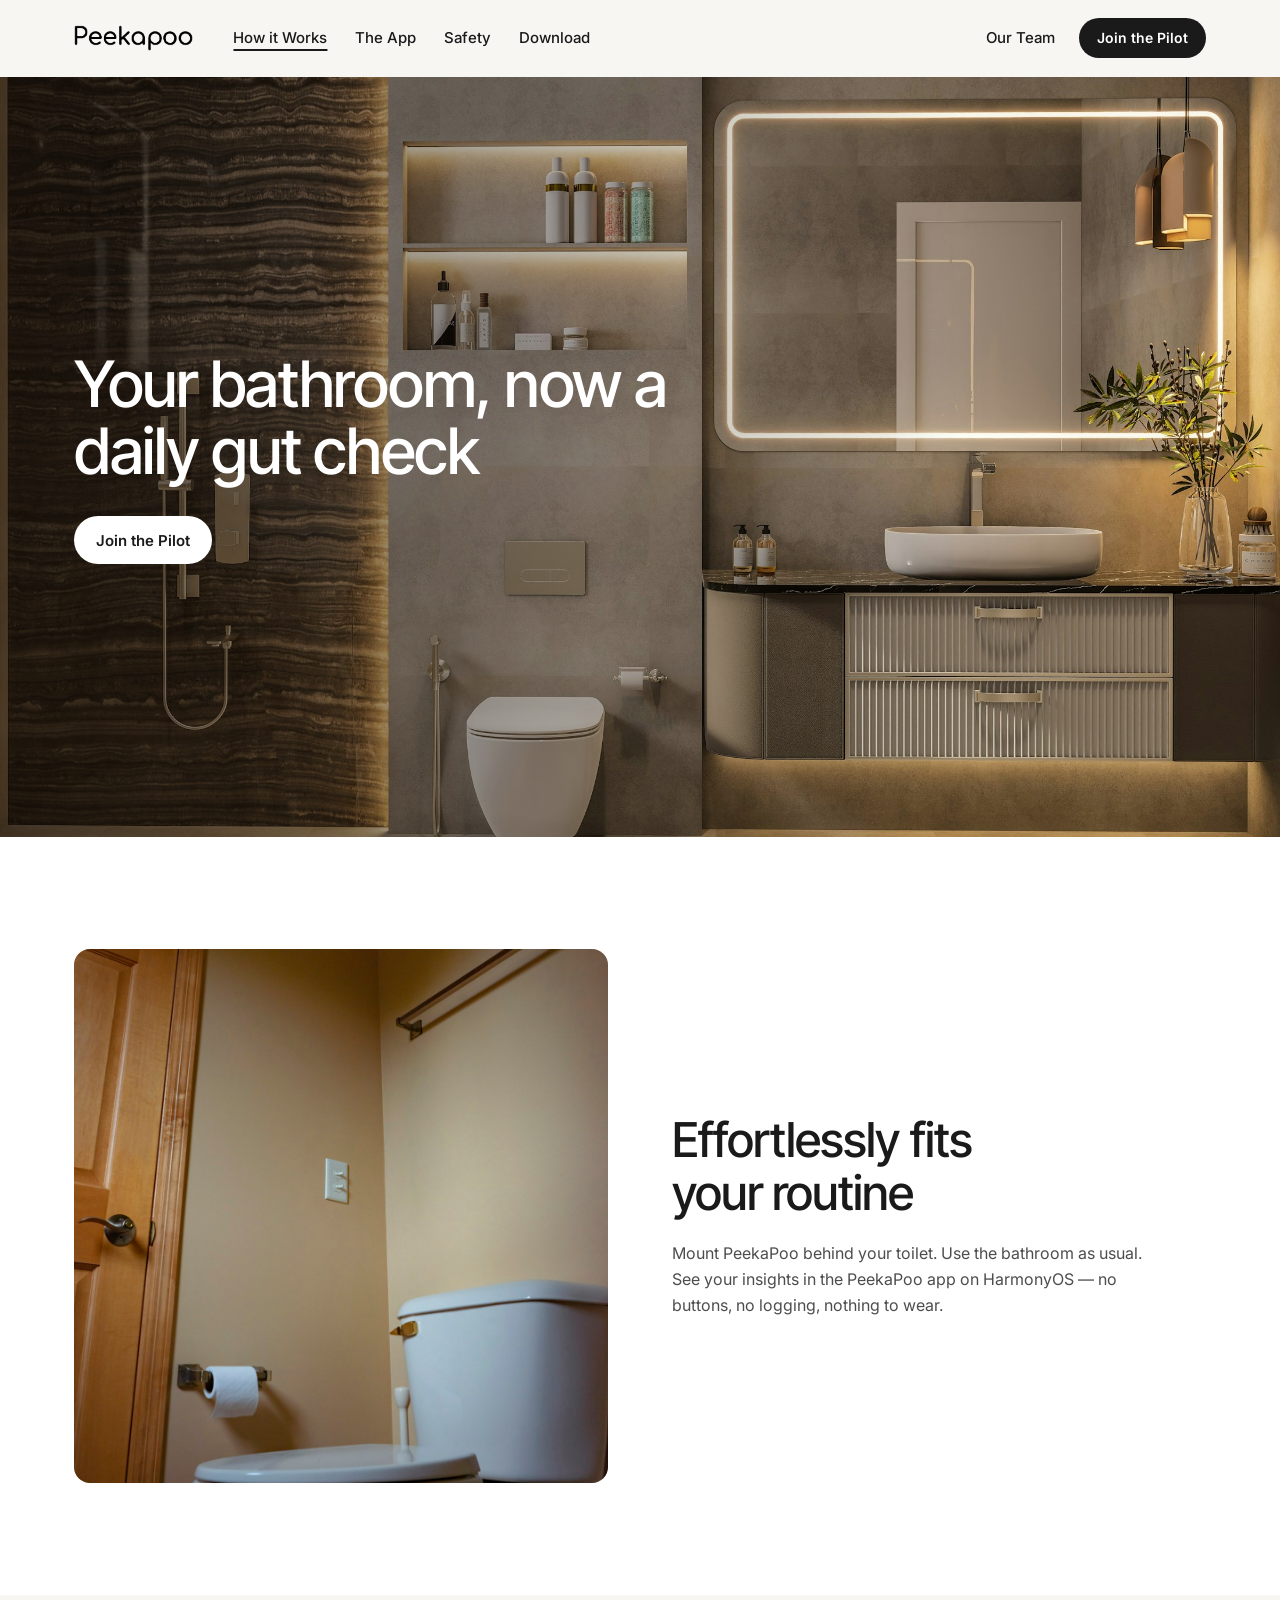
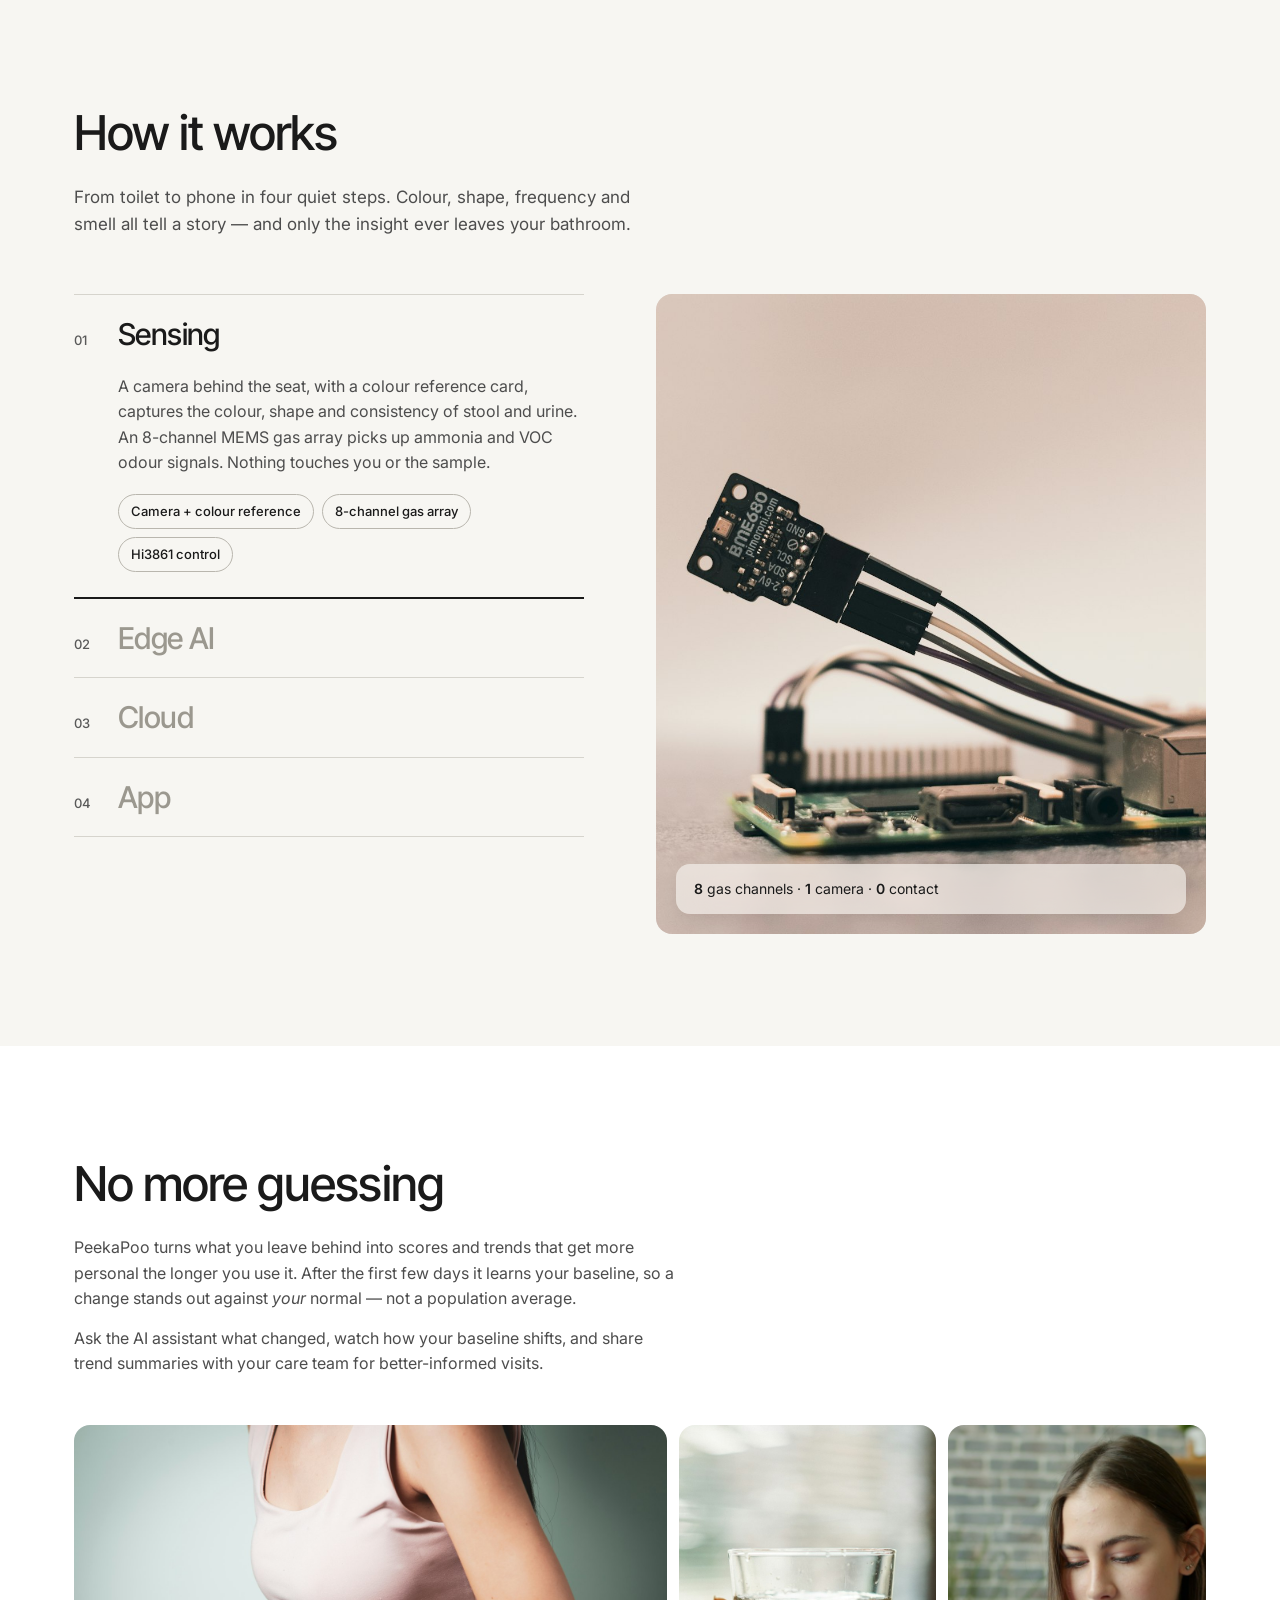
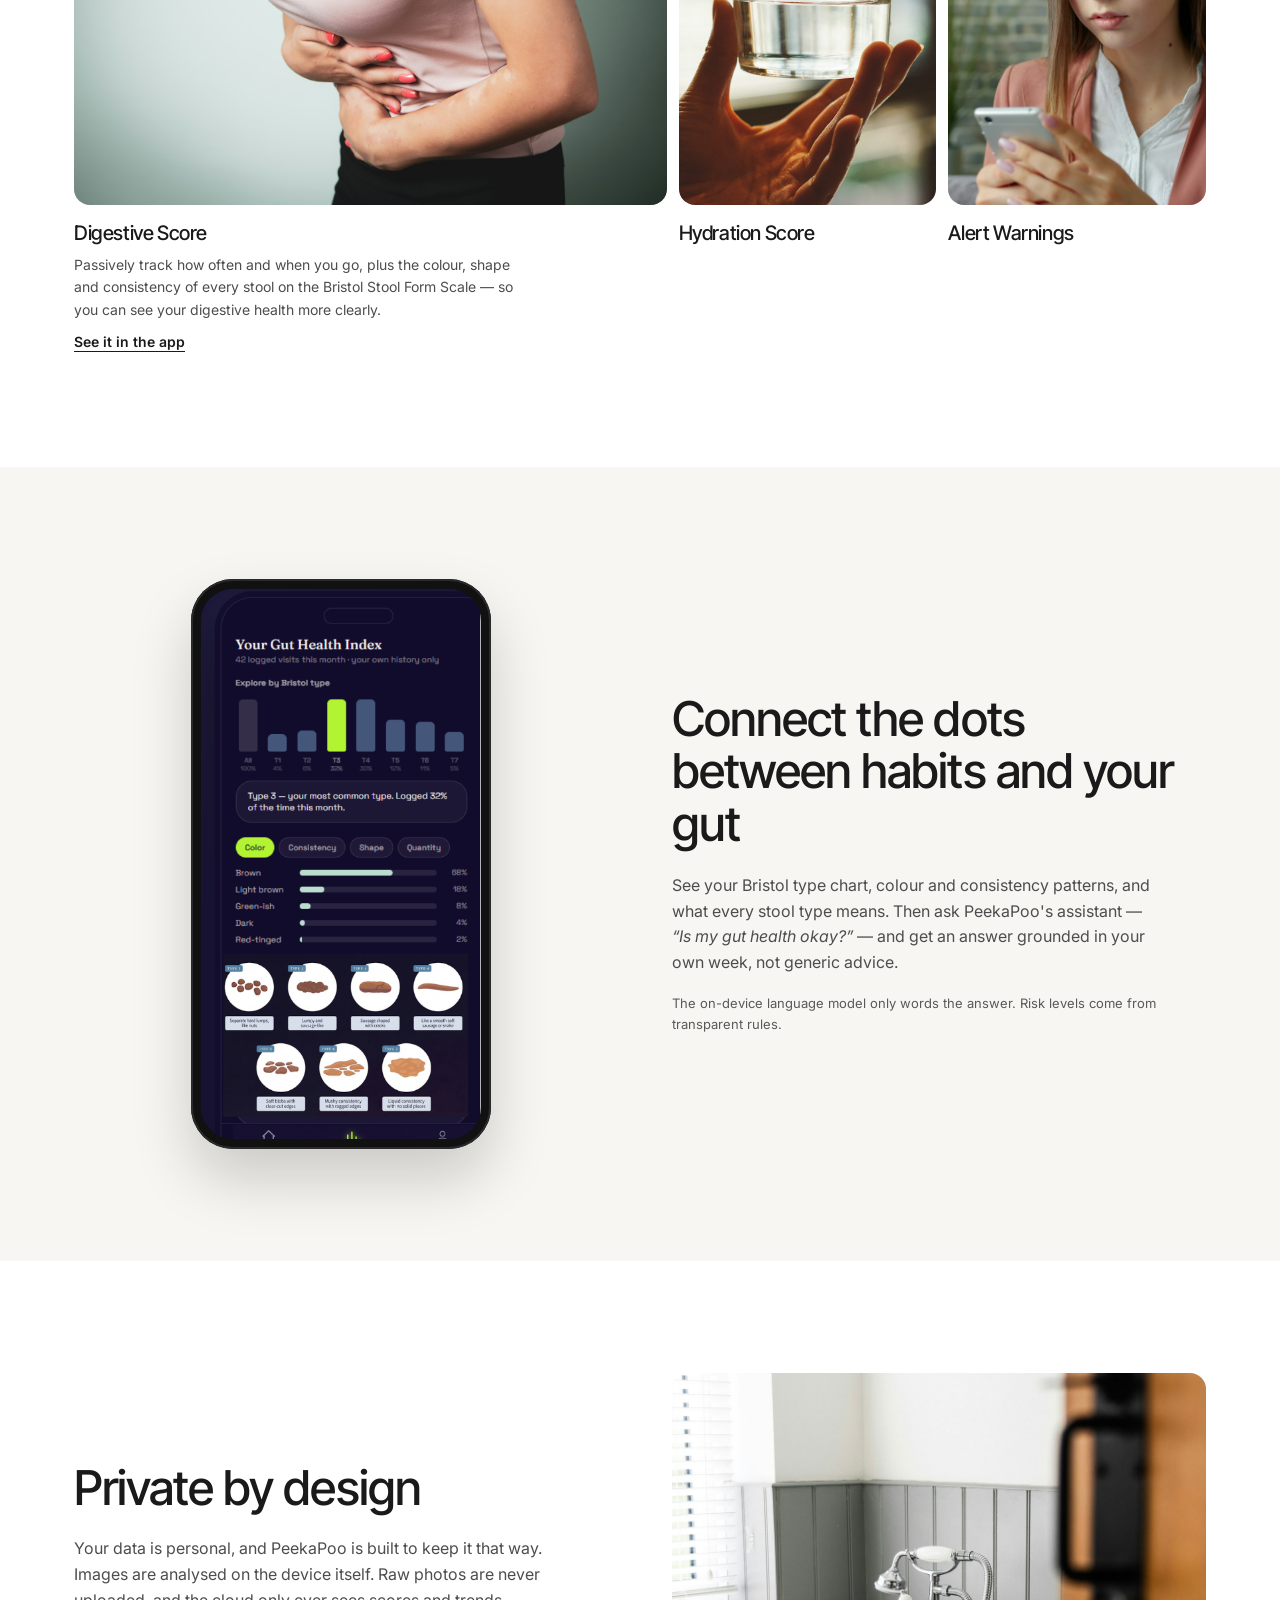
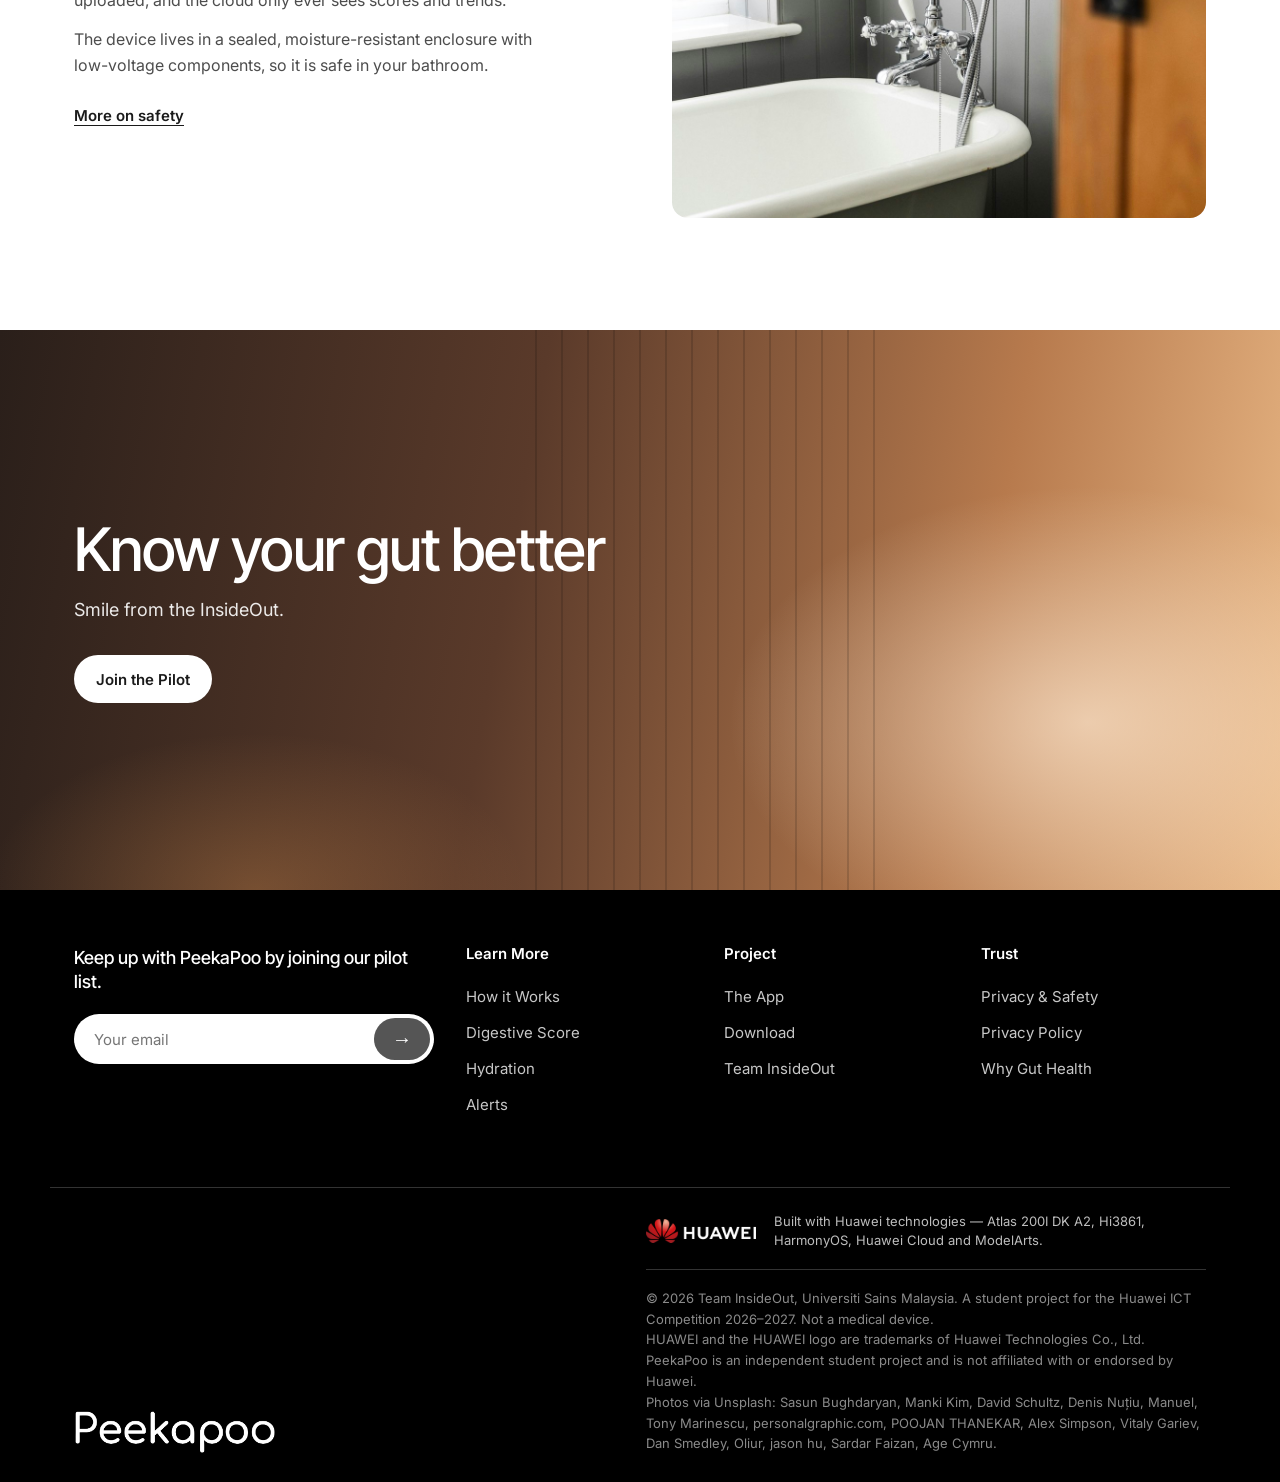
<file: how-it-works.html>
<!doctype html>
<html lang="en">
<head>
  <meta charset="utf-8">
  <meta name="viewport" content="width=device-width, initial-scale=1">
  <title>How PeekaPoo Works – Sensing, Edge AI, Cloud &amp; App</title>
  <meta name="description" content="How PeekaPoo works: a non-contact camera and gas sensor array, on-device AI on Atlas 200I DK A2, Huawei Cloud trends and a HarmonyOS app — from your toilet to your phone.">
  <link rel="canonical" href="https://yangye3058845465-sys.github.io/peekapoo-website/how-it-works.html">
  <meta name="theme-color" content="#f7f6f2">
  <link rel="icon" href="assets/favicon.svg" type="image/svg+xml">
  <link rel="icon" href="favicon.ico" sizes="32x32">
  <link rel="apple-touch-icon" href="assets/apple-touch-icon.png">
  <meta property="og:type" content="website">
  <meta property="og:site_name" content="PeekaPoo">
  <meta property="og:title" content="How PeekaPoo Works – Sensing, Edge AI, Cloud &amp; App">
  <meta property="og:description" content="How PeekaPoo works: a non-contact camera and gas sensor array, on-device AI on Atlas 200I DK A2, Huawei Cloud trends and a HarmonyOS app — from your toilet to your phone.">
  <meta property="og:url" content="https://yangye3058845465-sys.github.io/peekapoo-website/how-it-works.html">
  <meta property="og:image" content="https://yangye3058845465-sys.github.io/peekapoo-website/assets/og-image.jpg">
  <meta property="og:image:width" content="1200">
  <meta property="og:image:height" content="630">
  <meta name="twitter:card" content="summary_large_image">
  <link rel="preconnect" href="https://fonts.googleapis.com">
  <link rel="preconnect" href="https://fonts.gstatic.com" crossorigin>
  <link href="https://fonts.googleapis.com/css2?family=Inter+Tight:wght@400;500;600&family=Inter:wght@400;500;600&display=swap" rel="stylesheet">
  <link rel="stylesheet" href="styles.css?v=f91bfc41">
  <script>document.documentElement.classList.add("js")</script>
</head>
<body>

<!-- Navigation -->
<header class="nav" id="top">
  <div class="container nav__inner">
    <a class="logo" href="index.html" aria-label="Peekapoo – home">
      <img class="logo__img" src="assets/logo-wordmark.png" alt="Peekapoo" width="119" height="26">
    </a>
    <nav class="nav__links" aria-label="Primary">
      <a href="how-it-works.html" aria-current="page">How it Works</a>
      <a href="app.html">The App</a>
      <a href="safety.html">Safety</a>
      <a href="download.html">Download</a>
    </nav>
    <div class="nav__right">
      <a class="nav__text" href="index.html#team">Our Team</a>
      <a class="btn btn--dark btn--sm" href="#pilot">Join the Pilot</a>
      <button class="nav__burger" aria-label="Open menu" aria-expanded="false"><span></span><span></span></button>
    </div>
  </div>
  <div class="nav__mobile" hidden>
    <a href="how-it-works.html" aria-current="page">How it Works</a>
    <a href="app.html">The App</a>
    <a href="safety.html">Safety</a>
    <a href="download.html">Download</a>
    <a href="index.html#team">Our Team</a>
  </div>
</header>

<main>

  <!-- Photo hero -->
  <section class="photo-hero">
    <img class="photo-hero__img" src="assets/hiw-hero.jpg" alt="Warm, modern bathroom with a wall-hung toilet">
    <div class="container photo-hero__content">
      <h1>Your bathroom, now a <br>daily gut check</h1>
      <a class="btn btn--light" href="#pilot">Join the Pilot</a>
    </div>
  </section>

  <!-- Routine -->
  <section class="section section--white">
    <div class="container split">
      <figure class="media-frame media-frame--tall reveal">
        <img src="assets/hiw-routine.jpg" alt="Toilet in a warm beige bathroom">
      </figure>
      <div class="reveal">
        <h2>Effortlessly fits<br>your routine</h2>
        <p class="split__text">Mount PeekaPoo behind your toilet. Use the bathroom as usual. See your insights in the PeekaPoo app on HarmonyOS — no buttons, no logging, nothing to wear.</p>
      </div>
    </div>
  </section>

  <!-- How it works: Sensing → Edge AI → Cloud → App -->
  <section class="section section--cream how" id="how">
    <div class="container">
      <h2 class="reveal">How it works</h2>
      <p class="lead reveal">From toilet to phone in four quiet steps. Colour, shape, frequency and smell all tell a story — and only the insight ever leaves your bathroom.</p>

      <div class="how__grid reveal">
        <div class="how__media" aria-live="polite">
          <figure class="how__photo is-active" data-step="0">
            <img src="assets/how-sensing.jpg" alt="Close-up of a small gas sensor board wired to a development board">
            <figcaption class="how__chip"><b>8</b> gas channels · <b>1</b> camera · <b>0</b> contact</figcaption>
          </figure>
          <figure class="how__photo" data-step="1">
            <img src="assets/how-edge.jpg" alt="Macro of a processor on a gold circuit board" loading="lazy">
            <figcaption class="how__chip">Inference on-device — <b>raw images never leave</b></figcaption>
          </figure>
          <figure class="how__photo" data-step="2">
            <img src="assets/how-cloud.jpg" alt="Rows of white server cabinets in a data centre" loading="lazy">
            <figcaption class="how__chip">Only <b>scores &amp; trends</b> are uploaded</figcaption>
          </figure>
          <figure class="how__photo how__photo--light" data-step="3">
            <img src="assets/how-app.jpg" alt="Hand holding a phone showing the PeekaPoo app with Digestive Score 78 and Hydration Score 64" loading="lazy">
            <figcaption class="how__chip">Scores, alerts and an <b>AI assistant</b> in one place</figcaption>
          </figure>
        </div>

        <ol class="how__list">
          <li class="how__item is-active">
            <button class="how__head" aria-expanded="true" aria-controls="how-b0" id="how-h0">
              <span class="how__n">01</span><span class="how__title">Sensing</span>
            </button>
            <span class="how__bar" aria-hidden="true"><i></i></span>
            <div class="how__body" id="how-b0" role="region" aria-labelledby="how-h0"><div class="how__inner">
              <p>A camera behind the seat, with a colour reference card, captures the colour, shape and consistency of stool and urine. An 8-channel MEMS gas array picks up ammonia and VOC odour signals. Nothing touches you or the sample.</p>
              <ul class="how__tags"><li>Camera + colour reference</li><li>8-channel gas array</li><li>Hi3861 control</li></ul>
            </div></div>
          </li>
          <li class="how__item">
            <button class="how__head" aria-expanded="false" aria-controls="how-b1" id="how-h1">
              <span class="how__n">02</span><span class="how__title">Edge AI</span>
            </button>
            <span class="how__bar" aria-hidden="true"><i></i></span>
            <div class="how__body" id="how-b1" role="region" aria-labelledby="how-h1"><div class="how__inner">
              <p>An Atlas 200I DK A2 next to the toilet runs the vision and gas models locally, compares the result with your personal baseline, and makes a rule-based call: normal, watch, or red flag. Raw images are processed on the device and never uploaded.</p>
              <ul class="how__tags"><li>Atlas 200I DK A2</li><li>Personal baseline</li><li>Raw images stay local</li></ul>
            </div></div>
          </li>
          <li class="how__item">
            <button class="how__head" aria-expanded="false" aria-controls="how-b2" id="how-h2">
              <span class="how__n">03</span><span class="how__title">Cloud</span>
            </button>
            <span class="how__bar" aria-hidden="true"><i></i></span>
            <div class="how__body" id="how-b2" role="region" aria-labelledby="how-h2"><div class="how__inner">
              <p>Only features and scores travel to Huawei Cloud, where your long-term trends are kept and models improve over time on ModelArts. Improvements come back to your device as signed OTA updates.</p>
              <ul class="how__tags"><li>Huawei Cloud</li><li>ModelArts</li><li>Signed OTA updates</li></ul>
            </div></div>
          </li>
          <li class="how__item">
            <button class="how__head" aria-expanded="false" aria-controls="how-b3" id="how-h3">
              <span class="how__n">04</span><span class="how__title">App</span>
            </button>
            <span class="how__bar" aria-hidden="true"><i></i></span>
            <div class="how__body" id="how-b3" role="region" aria-labelledby="how-h3"><div class="how__inner">
              <p>The HarmonyOS app turns it all into a Digestive Score, a Hydration Score, daily insights and alerts, plus an AI assistant that explains them in plain words. When a red flag is raised, you can share it with a clinician.</p>
              <ul class="how__tags"><li>HarmonyOS</li><li>AI chat assistant</li><li>Clinician on red flag</li></ul>
            </div></div>
          </li>
        </ol>
      </div>
    </div>
  </section>

  <!-- No more guessing -->
  <section class="section section--white" id="scores">
    <div class="container">
      <h2 class="reveal">No more guessing</h2>
      <div class="guess-copy reveal">
        <p>PeekaPoo turns what you leave behind into scores and trends that get more personal the longer you use it. After the first few days it learns your baseline, so a change stands out against <em>your</em> normal — not a population average.</p>
        <p>Ask the AI assistant what changed, watch how your baseline shifts, and share trend summaries with your care team for better-informed visits.</p>
      </div>

      <div class="tiles reveal">
        <article class="tile is-open" tabindex="0">
          <div class="tile__img"><img src="assets/card-digestive.jpg" alt="Person holding their stomach" loading="lazy"></div>
          <h3>Digestive Score</h3>
          <div class="tile__more"><div>
            <p>Passively track how often and when you go, plus the colour, shape and consistency of every stool on the Bristol Stool Form Scale — so you can see your digestive health more clearly.</p>
            <a href="app.html#screens">See it in the app</a>
          </div></div>
        </article>
        <article class="tile" tabindex="0">
          <div class="tile__img"><img src="assets/card-hydration.jpg" alt="Hand holding a glass of water" loading="lazy"></div>
          <h3>Hydration Score</h3>
          <div class="tile__more"><div>
            <p>Urine colour, read against a colour reference card, becomes a daily Hydration Score — with a gentle nudge when it dips two days running.</p>
            <a href="app.html#screens">See it in the app</a>
          </div></div>
        </article>
        <article class="tile" tabindex="0">
          <div class="tile__img"><img src="assets/hiw-alert.jpg" alt="Woman checking an alert on her phone" loading="lazy"></div>
          <h3>Alert Warnings</h3>
          <div class="tile__more"><div>
            <p>The gas array watches ammonia and VOC levels. When a pattern breaks from your baseline you get a clear alert, and a red flag can be shared with a clinician.</p>
            <a href="app.html#screens">See it in the app</a>
          </div></div>
        </article>
      </div>
    </div>
  </section>

  <!-- Connect the dots -->
  <section class="section section--cream">
    <div class="container split">
      <div class="dots-visual reveal">
        <div class="phone">
          <img src="assets/app-dashboard.png" alt="PeekaPoo dashboard with Bristol type chart and stool category view" loading="lazy">
        </div>
      </div>
      <div class="reveal">
        <h2>Connect the dots between habits and your gut</h2>
        <p class="split__text">See your Bristol type chart, colour and consistency patterns, and what every stool type means. Then ask PeekaPoo's assistant — <em>“Is my gut health okay?”</em> — and get an answer grounded in your own week, not generic advice.</p>
        <p class="fine">The on-device language model only words the answer. Risk levels come from transparent rules.</p>
      </div>
    </div>
  </section>

  <!-- Private by design -->
  <section class="section section--white">
    <div class="container split">
      <div class="reveal">
        <h2>Private by design</h2>
        <p class="split__text">Your data is personal, and PeekaPoo is built to keep it that way. Images are analysed on the device itself. Raw photos are never uploaded, and the cloud only ever sees scores and trends.</p>
        <p class="split__text">The device lives in a sealed, moisture-resistant enclosure with low-voltage components, so it is safe in your bathroom.</p>
        <a class="text-link" href="safety.html">More on safety</a>
      </div>
      <figure class="media-frame reveal">
        <img src="assets/hiw-privacy.jpg" alt="Bathroom door ajar beside a claw-foot tub" loading="lazy">
      </figure>
    </div>
  </section>

  <!-- Final CTA -->
  <section class="cta">
    <div class="cta__art" aria-hidden="true"></div>
    <div class="container cta__content">
      <h2>Know your gut better</h2>
      <p>Smile from the InsideOut.</p>
      <a class="btn btn--light" href="#pilot">Join the Pilot</a>
    </div>
  </section>

</main>

<footer class="footer">
  <div class="container footer__grid">
    <div class="footer__signup" id="pilot">
      <p>Keep up with PeekaPoo by joining our pilot list.</p>
      <form class="signup" onsubmit="event.preventDefault(); this.classList.add('is-done');">
        <input type="email" placeholder="Your email" aria-label="Your email" required>
        <button type="submit" aria-label="Submit">→</button>
        <span class="signup__ok">Thanks — we'll be in touch.</span>
      </form>
    </div>
    <div>
      <h4>Learn More</h4>
      <a href="how-it-works.html">How it Works</a><a href="#scores">Digestive Score</a><a href="#scores">Hydration</a><a href="#scores">Alerts</a>
    </div>
    <div>
      <h4>Project</h4>
      <a href="app.html">The App</a><a href="download.html">Download</a><a href="index.html#team">Team InsideOut</a>
    </div>
    <div>
      <h4>Trust</h4>
      <a href="safety.html">Privacy &amp; Safety</a><a href="privacy.html">Privacy Policy</a><a href="index.html#why">Why Gut Health</a>
    </div>
  </div>
  <div class="container footer__bottom">
    <a class="logo logo--footer" href="index.html" aria-label="Peekapoo – home"><img class="logo__img" src="assets/logo-wordmark.png" alt="Peekapoo" width="202" height="44"></a>
    <div class="footer__legal">
      <div class="footer__huawei">
        <img src="assets/huawei-logo-white.png" alt="Huawei" width="110" height="24" loading="lazy">
        <p>Built with Huawei technologies — Atlas 200I DK A2, Hi3861, HarmonyOS, Huawei Cloud and ModelArts.</p>
      </div>
      <small>© 2026 Team InsideOut, Universiti Sains Malaysia. A student project for the Huawei ICT Competition 2026–2027. Not a medical device.<br>HUAWEI and the HUAWEI logo are trademarks of Huawei Technologies Co., Ltd. PeekaPoo is an independent student project and is not affiliated with or endorsed by Huawei.<br>Photos via Unsplash: Sasun Bughdaryan, Manki Kim, David Schultz, Denis Nuțiu, Manuel, Tony Marinescu, personalgraphic.com, POOJAN THANEKAR, Alex Simpson, Vitaly Gariev, Dan Smedley, Oliur, jason hu, Sardar Faizan, Age Cymru.</small>
    </div>
  </div>
</footer>

<script src="script.js?v=0e0ac335"></script>
</body>
</html>
</file>
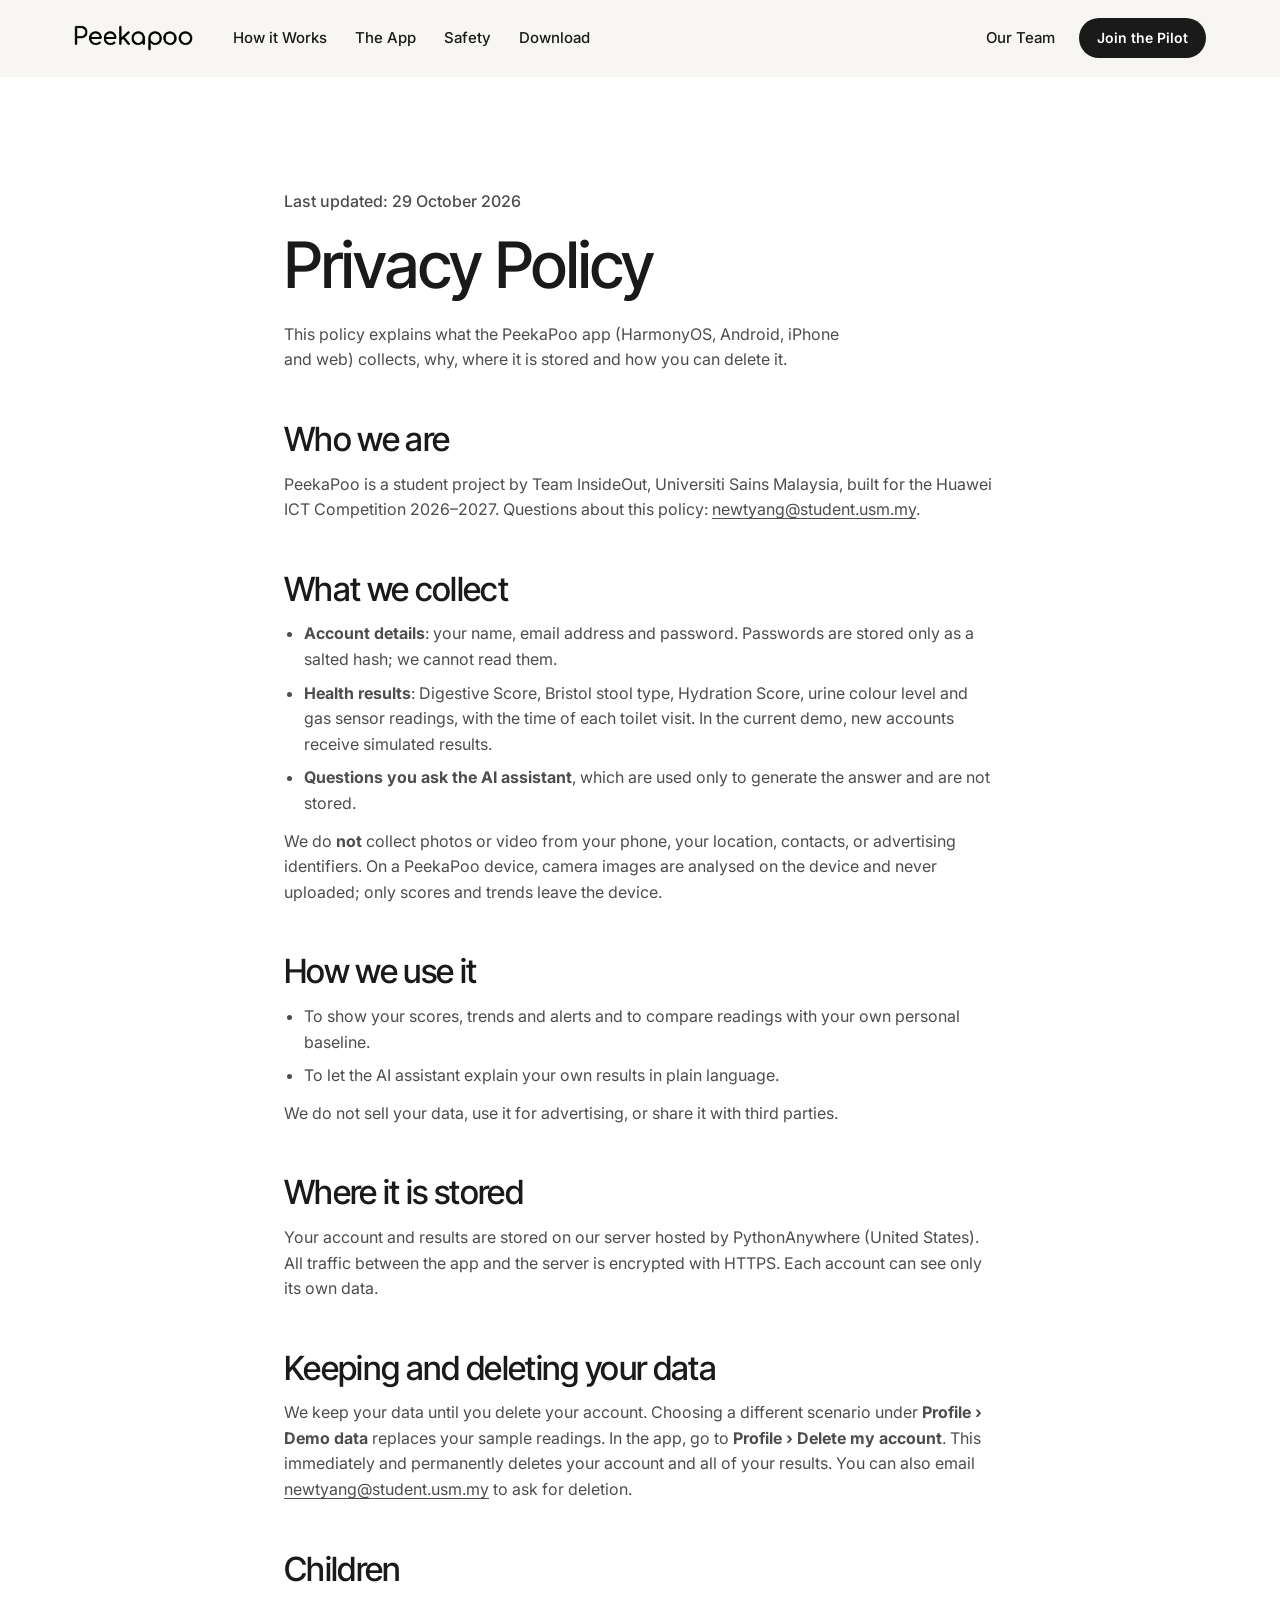
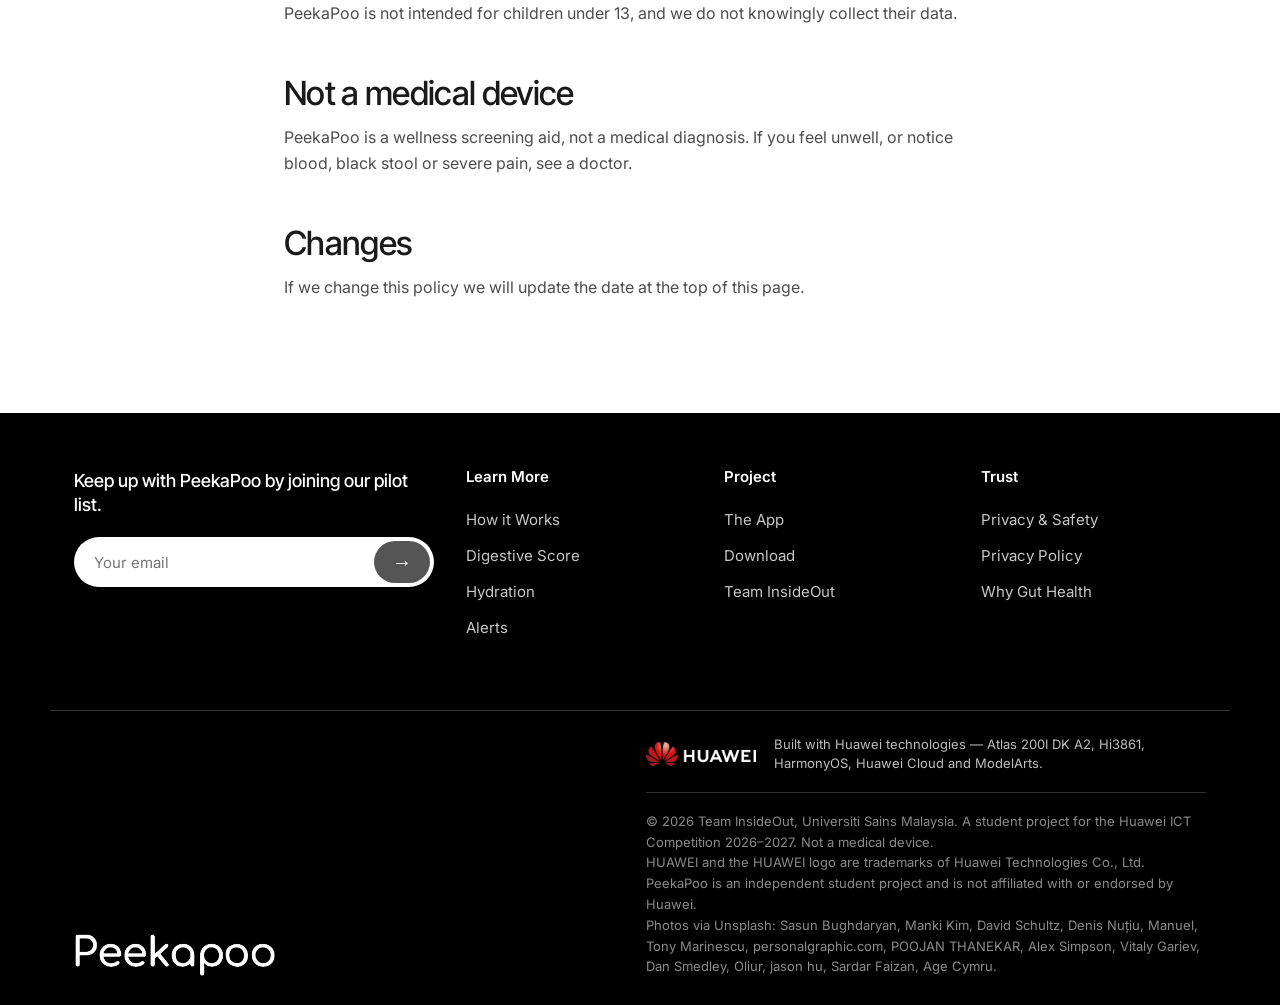
<file: privacy.html>
<!doctype html>
<html lang="en">
<head>
  <meta charset="utf-8">
  <meta name="viewport" content="width=device-width, initial-scale=1">
  <title>Privacy Policy – PeekaPoo</title>
  <meta name="description" content="How the PeekaPoo app collects, uses, stores and deletes your data.">
  <link rel="canonical" href="https://yangye3058845465-sys.github.io/peekapoo-website/privacy.html">
  <meta name="theme-color" content="#f7f6f2">
  <link rel="icon" href="assets/favicon.svg" type="image/svg+xml">
  <link rel="icon" href="favicon.ico" sizes="32x32">
  <link rel="apple-touch-icon" href="assets/apple-touch-icon.png">
  <meta property="og:type" content="website">
  <meta property="og:site_name" content="PeekaPoo">
  <meta property="og:title" content="Privacy Policy – PeekaPoo">
  <meta property="og:description" content="How the PeekaPoo app collects, uses, stores and deletes your data.">
  <meta property="og:url" content="https://yangye3058845465-sys.github.io/peekapoo-website/privacy.html">
  <meta property="og:image" content="https://yangye3058845465-sys.github.io/peekapoo-website/assets/og-image.jpg">
  <meta property="og:image:width" content="1200">
  <meta property="og:image:height" content="630">
  <meta name="twitter:card" content="summary_large_image">
  <link rel="preconnect" href="https://fonts.googleapis.com">
  <link rel="preconnect" href="https://fonts.gstatic.com" crossorigin>
  <link href="https://fonts.googleapis.com/css2?family=Inter+Tight:wght@400;500;600&family=Inter:wght@400;500;600&display=swap" rel="stylesheet">
  <link rel="stylesheet" href="styles.css?v=f91bfc41">
  <script>document.documentElement.classList.add("js")</script>
</head>
<body>

<!-- Navigation -->
<header class="nav" id="top">
  <div class="container nav__inner">
    <a class="logo" href="index.html" aria-label="Peekapoo – home">
      <img class="logo__img" src="assets/logo-wordmark.png" alt="Peekapoo" width="119" height="26">
    </a>
    <nav class="nav__links" aria-label="Primary">
      <a href="how-it-works.html">How it Works</a>
      <a href="app.html">The App</a>
      <a href="safety.html">Safety</a>
      <a href="download.html">Download</a>
    </nav>
    <div class="nav__right">
      <a class="nav__text" href="index.html#team">Our Team</a>
      <a class="btn btn--dark btn--sm" href="#pilot">Join the Pilot</a>
      <button class="nav__burger" aria-label="Open menu" aria-expanded="false"><span></span><span></span></button>
    </div>
  </div>
  <div class="nav__mobile" hidden>
    <a href="how-it-works.html">How it Works</a>
    <a href="app.html">The App</a>
    <a href="safety.html">Safety</a>
    <a href="download.html">Download</a>
    <a href="index.html#team">Our Team</a>
  </div>
</header>

<main>

  <section class="section section--white legal">
    <div class="container legal__body">
      <p class="eyebrow">Last updated: 29 October 2026</p>
      <h1>Privacy Policy</h1>
      <p class="lead">This policy explains what the PeekaPoo app (HarmonyOS, Android, iPhone and web) collects, why, where it is stored and how you can delete it.</p>

      <h2 class="h2--sm">Who we are</h2>
      <p>PeekaPoo is a student project by Team InsideOut, Universiti Sains Malaysia, built for the Huawei ICT Competition 2026–2027. Questions about this policy: <a href="mailto:newtyang@student.usm.my">newtyang@student.usm.my</a>.</p>

      <h2 class="h2--sm">What we collect</h2>
      <ul>
        <li><b>Account details</b>: your name, email address and password. Passwords are stored only as a salted hash; we cannot read them.</li>
        <li><b>Health results</b>: Digestive Score, Bristol stool type, Hydration Score, urine colour level and gas sensor readings, with the time of each toilet visit. In the current demo, new accounts receive simulated results.</li>
        <li><b>Questions you ask the AI assistant</b>, which are used only to generate the answer and are not stored.</li>
      </ul>
      <p>We do <b>not</b> collect photos or video from your phone, your location, contacts, or advertising identifiers. On a PeekaPoo device, camera images are analysed on the device and never uploaded; only scores and trends leave the device.</p>

      <h2 class="h2--sm">How we use it</h2>
      <ul>
        <li>To show your scores, trends and alerts and to compare readings with your own personal baseline.</li>
        <li>To let the AI assistant explain your own results in plain language.</li>
      </ul>
      <p>We do not sell your data, use it for advertising, or share it with third parties.</p>

      <h2 class="h2--sm">Where it is stored</h2>
      <p>Your account and results are stored on our server hosted by PythonAnywhere (United States). All traffic between the app and the server is encrypted with HTTPS. Each account can see only its own data.</p>

      <h2 class="h2--sm">Keeping and deleting your data</h2>
      <p>We keep your data until you delete your account. Choosing a different scenario under <b>Profile › Demo data</b> replaces your sample readings. In the app, go to <b>Profile › Delete my account</b>. This immediately and permanently deletes your account and all of your results. You can also email <a href="mailto:newtyang@student.usm.my">newtyang@student.usm.my</a> to ask for deletion.</p>

      <h2 class="h2--sm">Children</h2>
      <p>PeekaPoo is not intended for children under 13, and we do not knowingly collect their data.</p>

      <h2 class="h2--sm">Not a medical device</h2>
      <p>PeekaPoo is a wellness screening aid, not a medical diagnosis. If you feel unwell, or notice blood, black stool or severe pain, see a doctor.</p>

      <h2 class="h2--sm">Changes</h2>
      <p>If we change this policy we will update the date at the top of this page.</p>
    </div>
  </section>

</main>

<footer class="footer">
  <div class="container footer__grid">
    <div class="footer__signup" id="pilot">
      <p>Keep up with PeekaPoo by joining our pilot list.</p>
      <form class="signup" onsubmit="event.preventDefault(); this.classList.add('is-done');">
        <input type="email" placeholder="Your email" aria-label="Your email" required>
        <button type="submit" aria-label="Submit">→</button>
        <span class="signup__ok">Thanks — we'll be in touch.</span>
      </form>
    </div>
    <div>
      <h4>Learn More</h4>
      <a href="how-it-works.html">How it Works</a><a href="how-it-works.html#scores">Digestive Score</a><a href="how-it-works.html#scores">Hydration</a><a href="how-it-works.html#scores">Alerts</a>
    </div>
    <div>
      <h4>Project</h4>
      <a href="app.html">The App</a><a href="download.html">Download</a><a href="index.html#team">Team InsideOut</a>
    </div>
    <div>
      <h4>Trust</h4>
      <a href="safety.html">Privacy &amp; Safety</a><a href="privacy.html">Privacy Policy</a><a href="index.html#why">Why Gut Health</a>
    </div>
  </div>
  <div class="container footer__bottom">
    <a class="logo logo--footer" href="index.html" aria-label="Peekapoo – home"><img class="logo__img" src="assets/logo-wordmark.png" alt="Peekapoo" width="202" height="44"></a>
    <div class="footer__legal">
      <div class="footer__huawei">
        <img src="assets/huawei-logo-white.png" alt="Huawei" width="110" height="24" loading="lazy">
        <p>Built with Huawei technologies — Atlas 200I DK A2, Hi3861, HarmonyOS, Huawei Cloud and ModelArts.</p>
      </div>
      <small>© 2026 Team InsideOut, Universiti Sains Malaysia. A student project for the Huawei ICT Competition 2026–2027. Not a medical device.<br>HUAWEI and the HUAWEI logo are trademarks of Huawei Technologies Co., Ltd. PeekaPoo is an independent student project and is not affiliated with or endorsed by Huawei.<br>Photos via Unsplash: Sasun Bughdaryan, Manki Kim, David Schultz, Denis Nuțiu, Manuel, Tony Marinescu, personalgraphic.com, POOJAN THANEKAR, Alex Simpson, Vitaly Gariev, Dan Smedley, Oliur, jason hu, Sardar Faizan, Age Cymru.</small>
    </div>
  </div>
</footer>

<script src="script.js?v=0e0ac335"></script>
</body>
</html>
</file>
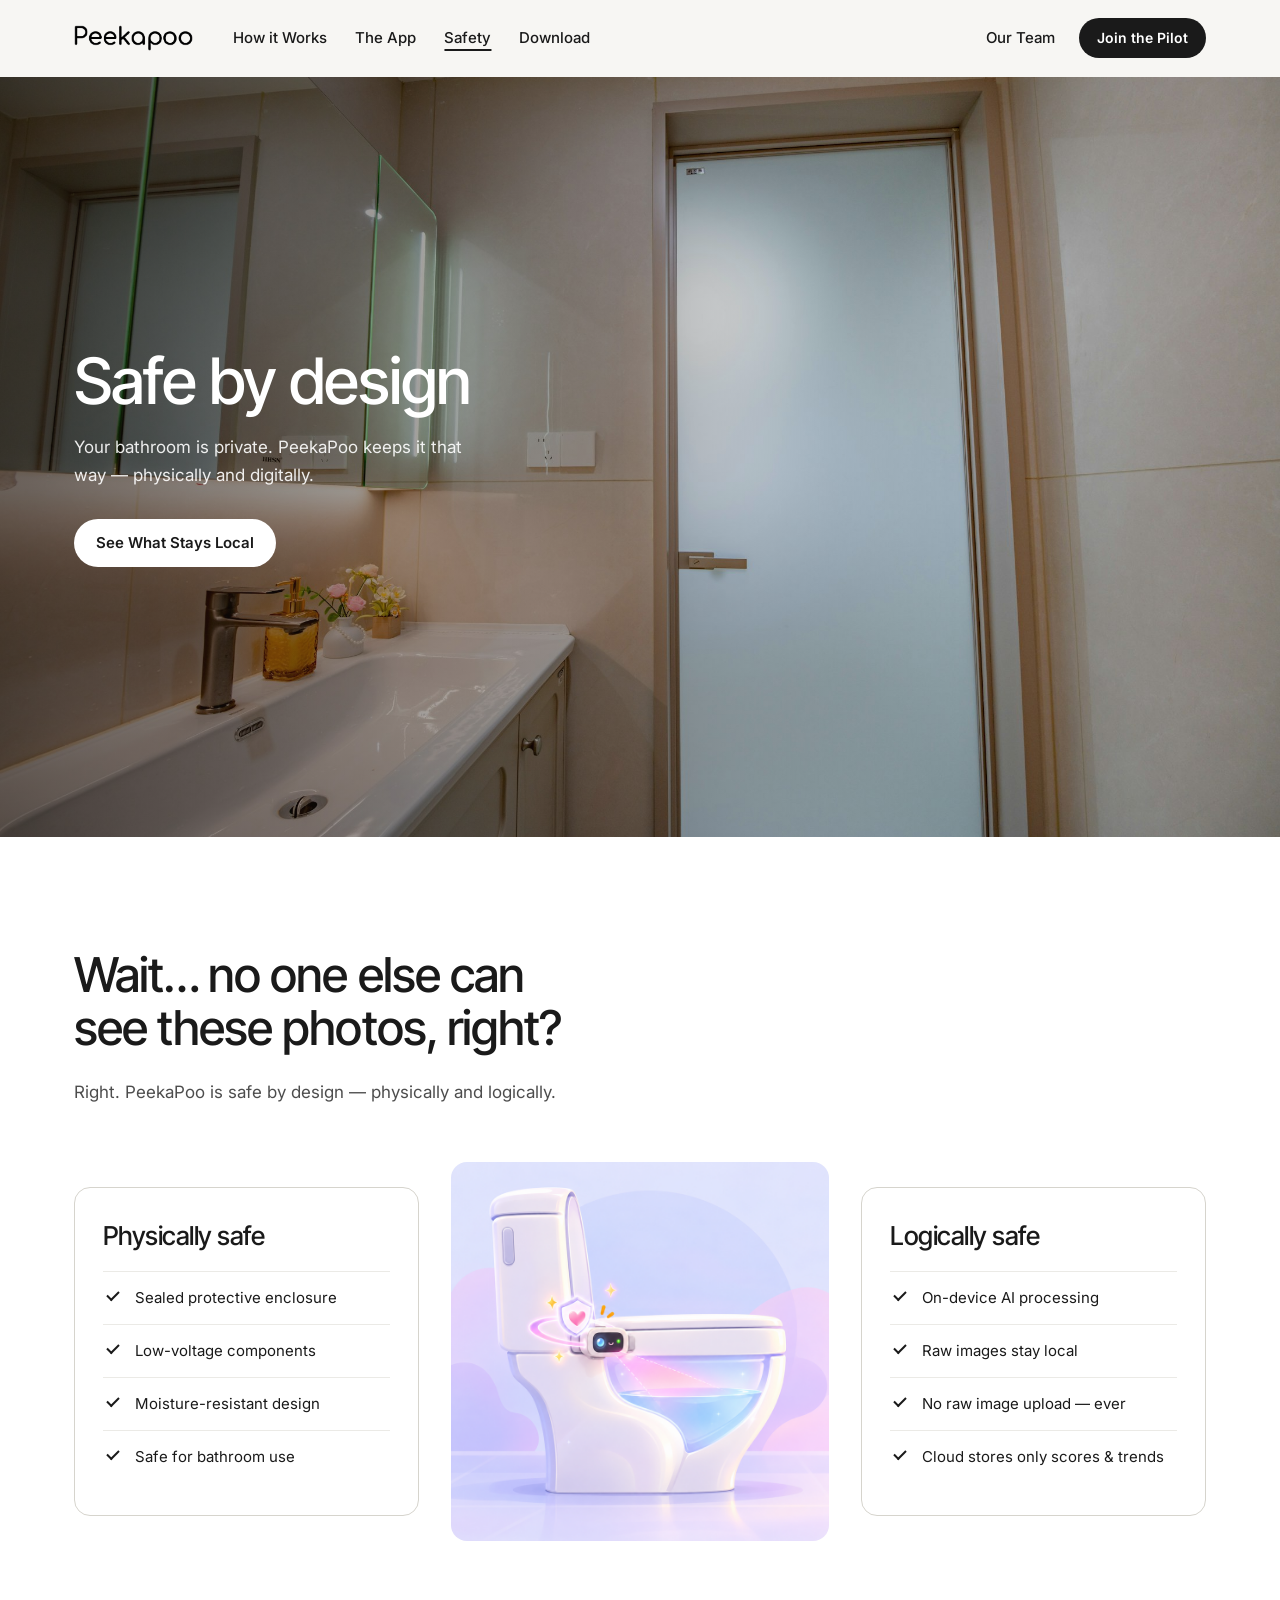
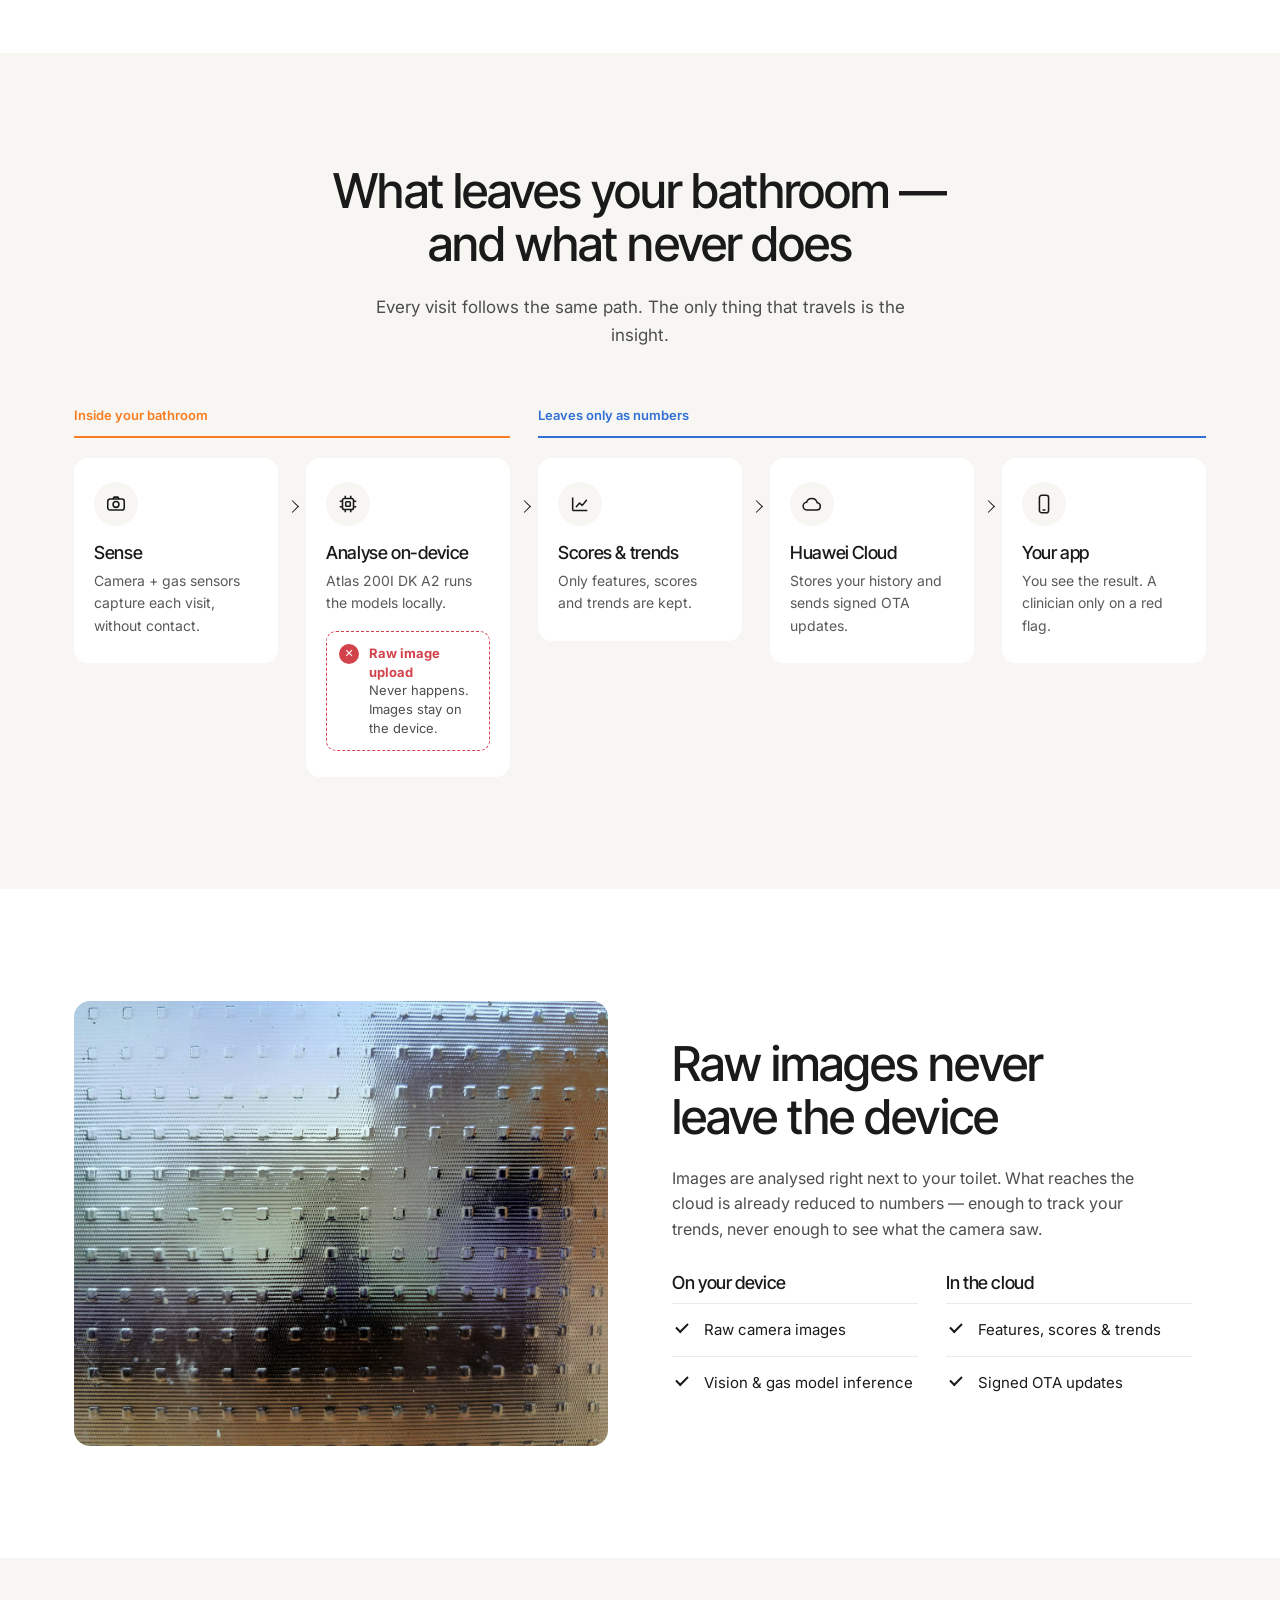
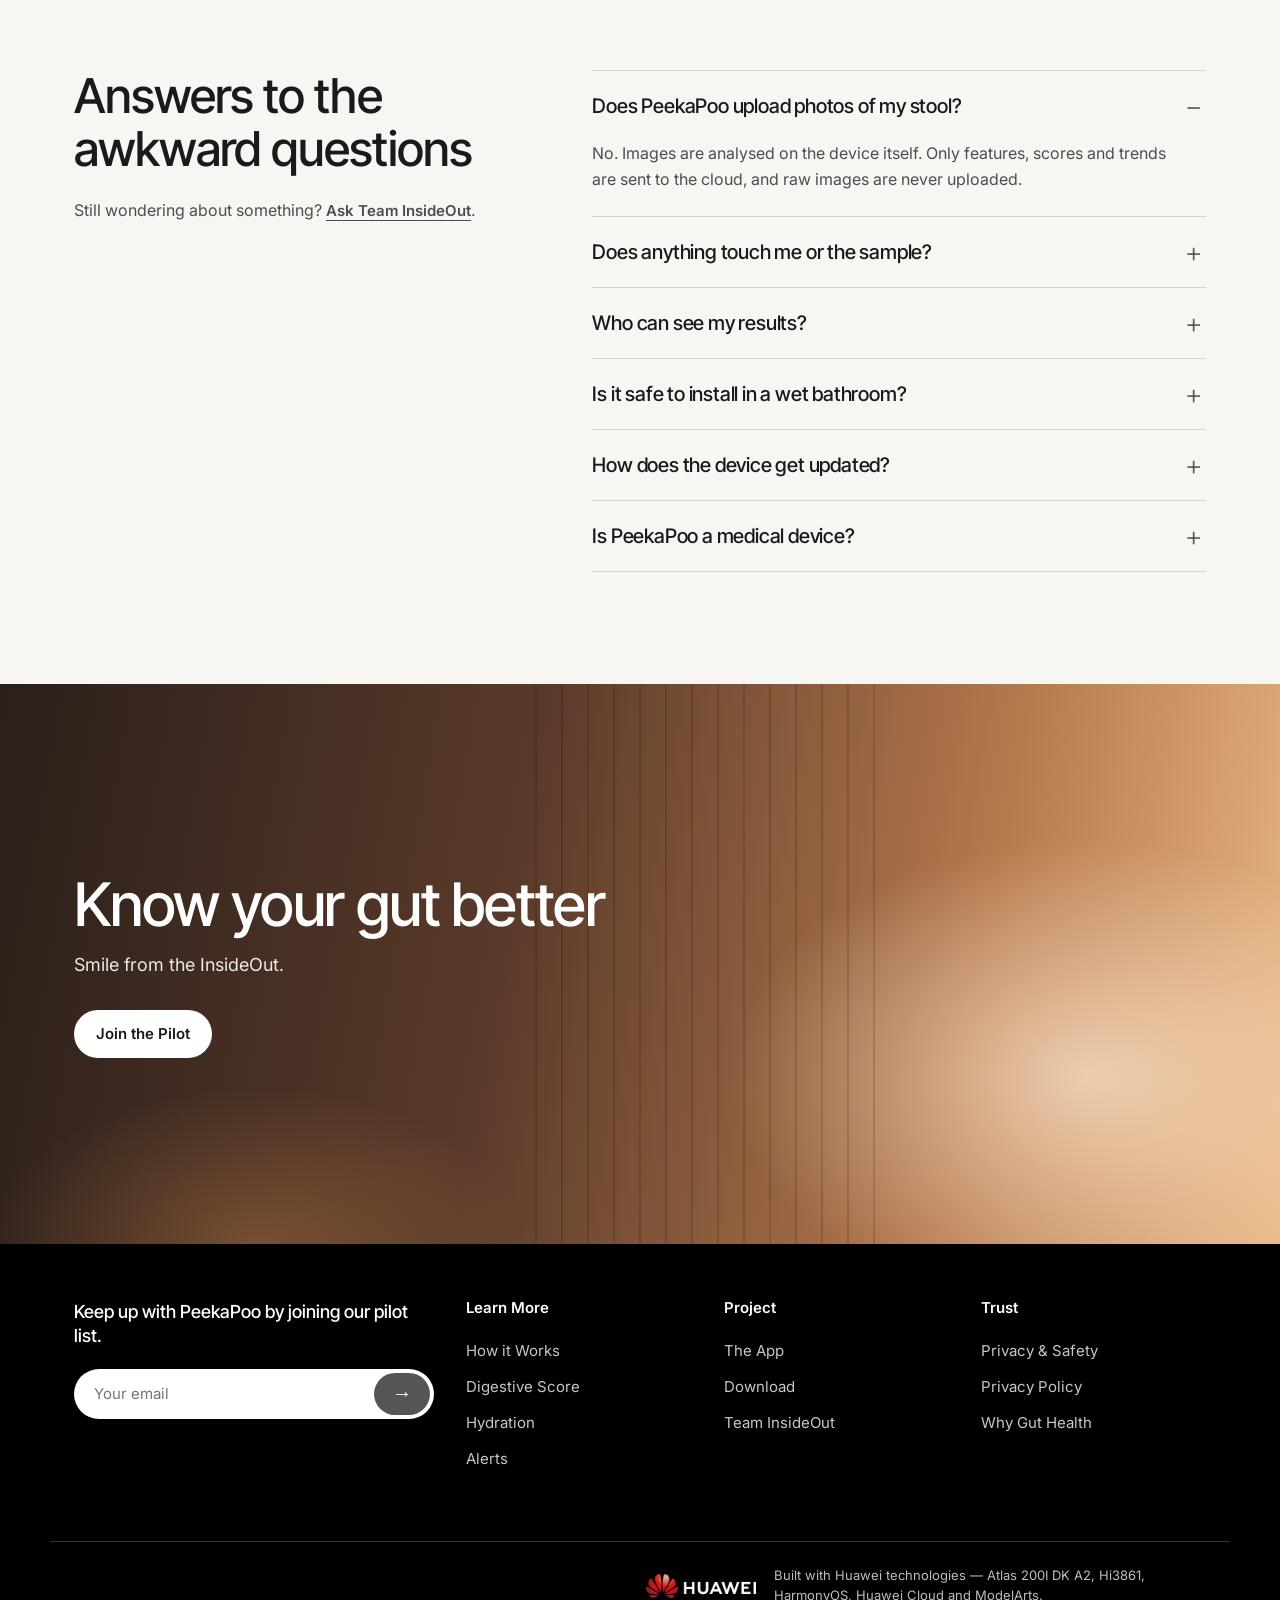
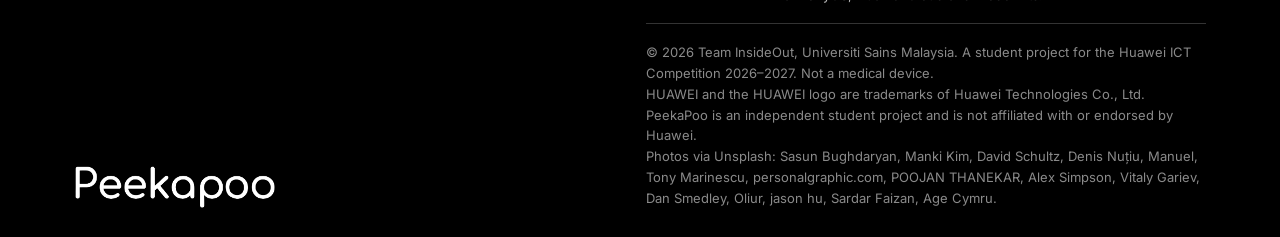
<file: safety.html>
<!doctype html>
<html lang="en">
<head>
  <meta charset="utf-8">
  <meta name="viewport" content="width=device-width, initial-scale=1">
  <title>PeekaPoo Safety &amp; Privacy – Raw Images Never Leave the Device</title>
  <meta name="description" content="How PeekaPoo keeps your bathroom private and safe: on-device AI, no raw image upload, only scores and trends in the cloud, and a sealed low-voltage enclosure.">
  <link rel="canonical" href="https://yangye3058845465-sys.github.io/peekapoo-website/safety.html">
  <meta name="theme-color" content="#f7f6f2">
  <link rel="icon" href="assets/favicon.svg" type="image/svg+xml">
  <link rel="icon" href="favicon.ico" sizes="32x32">
  <link rel="apple-touch-icon" href="assets/apple-touch-icon.png">
  <meta property="og:type" content="website">
  <meta property="og:site_name" content="PeekaPoo">
  <meta property="og:title" content="PeekaPoo Safety &amp; Privacy – Raw Images Never Leave the Device">
  <meta property="og:description" content="How PeekaPoo keeps your bathroom private and safe: on-device AI, no raw image upload, only scores and trends in the cloud, and a sealed low-voltage enclosure.">
  <meta property="og:url" content="https://yangye3058845465-sys.github.io/peekapoo-website/safety.html">
  <meta property="og:image" content="https://yangye3058845465-sys.github.io/peekapoo-website/assets/og-image.jpg">
  <meta property="og:image:width" content="1200">
  <meta property="og:image:height" content="630">
  <meta name="twitter:card" content="summary_large_image">
  <link rel="preconnect" href="https://fonts.googleapis.com">
  <link rel="preconnect" href="https://fonts.gstatic.com" crossorigin>
  <link href="https://fonts.googleapis.com/css2?family=Inter+Tight:wght@400;500;600&family=Inter:wght@400;500;600&display=swap" rel="stylesheet">
  <link rel="stylesheet" href="styles.css?v=f91bfc41">
  <script>document.documentElement.classList.add("js")</script>
</head>
<body>

<!-- Navigation -->
<header class="nav" id="top">
  <div class="container nav__inner">
    <a class="logo" href="index.html" aria-label="Peekapoo – home">
      <img class="logo__img" src="assets/logo-wordmark.png" alt="Peekapoo" width="119" height="26">
    </a>
    <nav class="nav__links" aria-label="Primary">
      <a href="how-it-works.html">How it Works</a>
      <a href="app.html">The App</a>
      <a href="safety.html" aria-current="page">Safety</a>
      <a href="download.html">Download</a>
    </nav>
    <div class="nav__right">
      <a class="nav__text" href="index.html#team">Our Team</a>
      <a class="btn btn--dark btn--sm" href="#pilot">Join the Pilot</a>
      <button class="nav__burger" aria-label="Open menu" aria-expanded="false"><span></span><span></span></button>
    </div>
  </div>
  <div class="nav__mobile" hidden>
    <a href="how-it-works.html">How it Works</a>
    <a href="app.html">The App</a>
    <a href="safety.html" aria-current="page">Safety</a>
    <a href="download.html">Download</a>
    <a href="index.html#team">Our Team</a>
  </div>
</header>

<main>

  <!-- Photo hero -->
  <section class="photo-hero">
    <img class="photo-hero__img" src="assets/safety-hero.jpg" alt="Calm bathroom with a frosted glass door">
    <div class="container photo-hero__content">
      <h1>Safe by design</h1>
      <p>Your bathroom is private. PeekaPoo keeps it that way — physically and digitally.</p>
      <a class="btn btn--light" href="#data">See What Stays Local</a>
    </div>
  </section>

  <!-- Safety -->
  <section class="section section--white" id="safety">
    <div class="container">
      <h2 class="reveal">Wait… no one else can<br>see these photos, right?</h2>
      <p class="lead reveal">Right. PeekaPoo is safe by design — physically and logically.</p>
    </div>
    <div class="container safety">
      <div class="safety__col reveal">
        <h3>Physically safe</h3>
        <ul class="ticks">
          <li>Sealed protective enclosure</li>
          <li>Low-voltage components</li>
          <li>Moisture-resistant design</li>
          <li>Safe for bathroom use</li>
        </ul>
      </div>
      <figure class="safety__img reveal">
        <img src="assets/device-render.png" alt="Rendering of the PeekaPoo device mounted on a toilet">
      </figure>
      <div class="safety__col reveal">
        <h3>Logically safe</h3>
        <ul class="ticks">
          <li>On-device AI processing</li>
          <li>Raw images stay local</li>
          <li>No raw image upload — ever</li>
          <li>Cloud stores only scores &amp; trends</li>
        </ul>
      </div>
    </div>
  </section>

  <!-- Data journey -->
  <section class="section section--cream" id="data">
    <div class="container center-head">
      <h2 class="reveal">What leaves your bathroom —<br>and what never does</h2>
      <p class="lead reveal">Every visit follows the same path. The only thing that travels is the insight.</p>
    </div>
    <div class="container">
      <div class="flow-zones reveal" aria-hidden="true">
        <span class="flow-zones__local">Inside your bathroom</span>
        <span class="flow-zones__cloud">Leaves only as numbers</span>
      </div>
      <ol class="flow reveal">
        <li class="flow__node">
          <span class="flow__icon" aria-hidden="true"><svg viewBox="0 0 24 24" fill="none" stroke="currentColor" stroke-width="1.7"><rect x="3" y="6.5" width="18" height="12" rx="2.5"/><circle cx="12" cy="12.5" r="3.2"/><path d="M8.5 6.5 10 4.5h4l1.5 2"/></svg></span>
          <h3>Sense</h3>
          <p>Camera + gas sensors capture each visit, without contact.</p>
        </li>
        <li class="flow__node flow__node--local">
          <span class="flow__icon" aria-hidden="true"><svg viewBox="0 0 24 24" fill="none" stroke="currentColor" stroke-width="1.7"><rect x="6" y="6" width="12" height="12" rx="2"/><rect x="9.5" y="9.5" width="5" height="5" rx="1"/><path d="M9 3v3M15 3v3M9 18v3M15 18v3M3 9h3M3 15h3M18 9h3M18 15h3"/></svg></span>
          <h3>Analyse on-device</h3>
          <p>Atlas 200I DK A2 runs the models locally.</p>
          <div class="flow__blocked">
            <span class="flow__x" aria-hidden="true">✕</span>
            <span><b>Raw image upload</b><br>Never happens. Images stay on the device.</span>
          </div>
        </li>
        <li class="flow__node">
          <span class="flow__icon" aria-hidden="true"><svg viewBox="0 0 24 24" fill="none" stroke="currentColor" stroke-width="1.7"><path d="M4 19V5M4 19h16"/><path d="M8 15l3.5-4 3 2.5L19 8" stroke-linecap="round" stroke-linejoin="round"/></svg></span>
          <h3>Scores &amp; trends</h3>
          <p>Only features, scores and trends are kept.</p>
        </li>
        <li class="flow__node">
          <span class="flow__icon" aria-hidden="true"><svg viewBox="0 0 24 24" fill="none" stroke="currentColor" stroke-width="1.7"><path d="M7 18.5h10a4 4 0 0 0 .6-7.96A6 6 0 0 0 6.1 10.1 4.2 4.2 0 0 0 7 18.5Z"/></svg></span>
          <h3>Huawei Cloud</h3>
          <p>Stores your history and sends signed OTA updates.</p>
        </li>
        <li class="flow__node">
          <span class="flow__icon" aria-hidden="true"><svg viewBox="0 0 24 24" fill="none" stroke="currentColor" stroke-width="1.7"><rect x="7" y="2.5" width="10" height="19" rx="2.5"/><path d="M11 18.5h2" stroke-linecap="round"/></svg></span>
          <h3>Your app</h3>
          <p>You see the result. A clinician only on a red flag.</p>
        </li>
      </ol>
    </div>
  </section>

  <!-- Local vs cloud -->
  <section class="section section--white">
    <div class="container split">
      <figure class="media-frame reveal">
        <img src="assets/safety-glass.jpg" alt="Close-up of textured privacy glass blurring the view behind it" loading="lazy">
      </figure>
      <div class="reveal">
        <h2>Raw images never<br>leave the device</h2>
        <p class="split__text">Images are analysed right next to your toilet. What reaches the cloud is already reduced to numbers — enough to track your trends, never enough to see what the camera saw.</p>
        <div class="where">
          <div>
            <h3>On your device</h3>
            <ul class="ticks"><li>Raw camera images</li><li>Vision &amp; gas model inference</li></ul>
          </div>
          <div>
            <h3>In the cloud</h3>
            <ul class="ticks"><li>Features, scores &amp; trends</li><li>Signed OTA updates</li></ul>
          </div>
        </div>
      </div>
    </div>
  </section>

  <!-- FAQ -->
  <section class="section section--cream" id="faq">
    <div class="container faq-wrap">
      <div class="reveal">
        <h2>Answers to the<br>awkward questions</h2>
        <p class="split__text">Still wondering about something? <a class="text-link text-link--inline" href="index.html#team">Ask Team InsideOut</a>.</p>
      </div>
      <div class="faq reveal">
        <details open>
          <summary>Does PeekaPoo upload photos of my stool?</summary>
          <p>No. Images are analysed on the device itself. Only features, scores and trends are sent to the cloud, and raw images are never uploaded.</p>
        </details>
        <details>
          <summary>Does anything touch me or the sample?</summary>
          <p>No. PeekaPoo reads colour, shape and consistency with a camera and picks up odour signals with a gas sensor array — completely non-contact.</p>
        </details>
        <details>
          <summary>Who can see my results?</summary>
          <p>You, in the PeekaPoo app. A clinician only comes into the picture when a red flag is raised.</p>
        </details>
        <details>
          <summary>Is it safe to install in a wet bathroom?</summary>
          <p>Yes. The electronics sit in a sealed, moisture-resistant enclosure and use low-voltage components designed for bathroom use.</p>
        </details>
        <details>
          <summary>How does the device get updated?</summary>
          <p>Through signed over-the-air updates from Huawei Cloud, so the device only installs software that comes from us.</p>
        </details>
        <details>
          <summary>Is PeekaPoo a medical device?</summary>
          <p>No. PeekaPoo is a wellness screening and triage aid. It helps you notice changes early and decide when to talk to a professional — it does not diagnose disease.</p>
        </details>
      </div>
    </div>
  </section>

  <!-- Final CTA -->
  <section class="cta">
    <div class="cta__art" aria-hidden="true"></div>
    <div class="container cta__content">
      <h2>Know your gut better</h2>
      <p>Smile from the InsideOut.</p>
      <a class="btn btn--light" href="#pilot">Join the Pilot</a>
    </div>
  </section>

</main>

<footer class="footer">
  <div class="container footer__grid">
    <div class="footer__signup" id="pilot">
      <p>Keep up with PeekaPoo by joining our pilot list.</p>
      <form class="signup" onsubmit="event.preventDefault(); this.classList.add('is-done');">
        <input type="email" placeholder="Your email" aria-label="Your email" required>
        <button type="submit" aria-label="Submit">→</button>
        <span class="signup__ok">Thanks — we'll be in touch.</span>
      </form>
    </div>
    <div>
      <h4>Learn More</h4>
      <a href="how-it-works.html">How it Works</a><a href="how-it-works.html#scores">Digestive Score</a><a href="how-it-works.html#scores">Hydration</a><a href="how-it-works.html#scores">Alerts</a>
    </div>
    <div>
      <h4>Project</h4>
      <a href="app.html">The App</a><a href="download.html">Download</a><a href="index.html#team">Team InsideOut</a>
    </div>
    <div>
      <h4>Trust</h4>
      <a href="safety.html">Privacy &amp; Safety</a><a href="privacy.html">Privacy Policy</a><a href="index.html#why">Why Gut Health</a>
    </div>
  </div>
  <div class="container footer__bottom">
    <a class="logo logo--footer" href="index.html" aria-label="Peekapoo – home"><img class="logo__img" src="assets/logo-wordmark.png" alt="Peekapoo" width="202" height="44"></a>
    <div class="footer__legal">
      <div class="footer__huawei">
        <img src="assets/huawei-logo-white.png" alt="Huawei" width="110" height="24" loading="lazy">
        <p>Built with Huawei technologies — Atlas 200I DK A2, Hi3861, HarmonyOS, Huawei Cloud and ModelArts.</p>
      </div>
      <small>© 2026 Team InsideOut, Universiti Sains Malaysia. A student project for the Huawei ICT Competition 2026–2027. Not a medical device.<br>HUAWEI and the HUAWEI logo are trademarks of Huawei Technologies Co., Ltd. PeekaPoo is an independent student project and is not affiliated with or endorsed by Huawei.<br>Photos via Unsplash: Sasun Bughdaryan, Manki Kim, David Schultz, Denis Nuțiu, Manuel, Tony Marinescu, personalgraphic.com, POOJAN THANEKAR, Alex Simpson, Vitaly Gariev, Dan Smedley, Oliur, jason hu, Sardar Faizan, Age Cymru.</small>
    </div>
  </div>
</footer>

<script src="script.js?v=0e0ac335"></script>
</body>
</html>
</file>
<file: styles.css>
/* PeekaPoo — visual language modelled on kohlerhealth.com:
   warm off-white surfaces, near-black type, geometric grotesk headings,
   pill buttons, outlined cards, full-bleed product-film hero. */

:root {
  --white: #ffffff;
  --cream: #f7f6f2;
  --stone: #ebeae6;
  --line: #d6d4cd;
  --ink: #1a1a1a;
  --ink-2: #4d4d4d;
  --muted: #595959;

  --gut: #8e44ad;
  --hydra: #2f6fd6;
  --alert: #d2424b;
  --amber: #f97c20;

  --radius: 12px;
  --radius-lg: 16px;
  --container: 1180px;
  --gutter: 24px;

  --font-head: "Inter Tight", "Inter", system-ui, -apple-system, "Segoe UI", sans-serif;
  --font-body: "Inter", system-ui, -apple-system, "Segoe UI", sans-serif;
}

*, *::before, *::after { box-sizing: border-box; }
html { scroll-behavior: smooth; scroll-padding-top: 84px; }
body {
  margin: 0;
  background: var(--white);
  color: var(--ink);
  font: 400 16px/1.6 var(--font-body);
  -webkit-font-smoothing: antialiased;
  overflow-x: hidden;
}
img { max-width: 100%; display: block; }
a { color: inherit; }
h1, h2, h3, h4 { font-family: var(--font-head); font-weight: 500; margin: 0; letter-spacing: -0.02em; color: var(--ink); }
h1 { font-size: clamp(40px, 5.4vw, 64px); line-height: 1.05; }
h2 { font-size: clamp(32px, 3.8vw, 48px); line-height: 1.1; }
.h2--sm { font-size: clamp(26px, 2.6vw, 34px); }
h3 { font-size: 22px; line-height: 1.25; }
p { margin: 0; }

.container { width: 100%; max-width: var(--container); margin: 0 auto; padding: 0 var(--gutter); }
.section { padding: 112px 0; }
.section--white { background: var(--white); }
.section--cream { background: var(--cream); }
.eyebrow { font-size: 14px; font-weight: 500; color: var(--muted); margin-bottom: 16px; }
.lead { max-width: 560px; margin-top: 24px; font-size: 17px; color: var(--ink-2); }
.subhead { font-family: var(--font-head); font-size: 22px; margin: 20px 0 24px; letter-spacing: -0.01em; }
.subhead ~ p + .btn { margin-top: 28px; }
.fine { font-size: 13px; color: var(--muted); margin-top: 18px; }

/* Buttons */
.btn {
  display: inline-flex; align-items: center; justify-content: center;
  height: 48px; padding: 0 22px; border-radius: 999px;
  font: 600 15px/1 var(--font-body); text-decoration: none;
  transition: transform .2s ease, background .2s ease, color .2s ease;
}
.btn:hover { transform: translateY(-1px); }
.btn--sm { height: 40px; padding: 0 18px; font-size: 14px; }
.btn--dark { background: var(--ink); color: var(--white); }
.btn--dark:hover { background: #000; }
.btn--light { background: var(--white); color: var(--ink); }

/* Announcement + nav */
.nav { position: sticky; top: 0; z-index: 50; background: rgba(247, 246, 242, .92); backdrop-filter: blur(12px); border-bottom: 1px solid transparent; transition: border-color .2s; }
.nav.is-scrolled { border-bottom-color: var(--stone); }
.nav__inner { display: flex; align-items: center; height: 76px; gap: 40px; }
.logo { display: inline-flex; align-items: center; text-decoration: none; flex: none; }
.logo__img { display: block; width: auto; height: 26px; }
.logo:focus-visible { outline: 2px solid var(--ink); outline-offset: 4px; border-radius: 4px; }
/* Text-logo rules kept so a browser still holding an older cached page renders it cleanly */
.logo__bold { font: 600 22px/1 var(--font-head); letter-spacing: -0.03em; }
.logo__light { font: 400 22px/1 var(--font-head); }
.logo__bold::after { content: "."; }
.nav__links { display: flex; gap: 28px; }
.nav__links a, .nav__text { font-size: 15px; font-weight: 500; text-decoration: none; }
.nav__links a:hover, .nav__text:hover { text-decoration: underline; text-underline-offset: 4px; }
.nav__right { margin-left: auto; display: flex; align-items: center; gap: 24px; }
.nav__burger { display: none; width: 40px; height: 40px; border: 0; background: none; padding: 10px 8px; cursor: pointer; }
.nav__burger span { display: block; height: 2px; background: var(--ink); margin: 5px 0; transition: transform .2s; }
.nav__burger[aria-expanded="true"] span:first-child { transform: translateY(3.5px) rotate(45deg); }
.nav__burger[aria-expanded="true"] span:last-child { transform: translateY(-3.5px) rotate(-45deg); }
.nav__mobile { display: flex; flex-direction: column; padding: 8px var(--gutter) 20px; border-top: 1px solid var(--stone); }
.nav__mobile[hidden] { display: none; }
.nav__mobile a { padding: 12px 0; font-size: 18px; font-family: var(--font-head); text-decoration: none; border-bottom: 1px solid var(--stone); }

/* Hero — product film behind a warm veil */
.hero { position: relative; min-height: 600px; height: calc(100svh - 76px); max-height: 760px; display: flex; align-items: center; overflow: hidden; background: #f1eee8; }
.hero__video { position: absolute; top: 0; right: 0; bottom: 0; left: 27%; width: 73%; height: 100%; object-fit: cover; object-position: 50% 50%; }
.hero__veil { position: absolute; inset: 0; background: linear-gradient(90deg, #f1eee8 0%, #f1eee8 27%, rgba(241, 238, 232, .6) 37%, rgba(241, 238, 232, 0) 48%); }
.hero__toggle { position: absolute; right: 24px; bottom: 24px; z-index: 2; display: grid; place-items: center; width: 40px; height: 40px; border: 0; border-radius: 50%; cursor: pointer; color: var(--ink);
  background: rgba(255, 255, 255, .7); backdrop-filter: blur(10px); -webkit-backdrop-filter: blur(10px); transition: background .2s; }
.hero__toggle:hover { background: #fff; }
.hero__toggle:focus-visible { outline: 2px solid var(--ink); outline-offset: 3px; }
.hero__toggle svg { width: 18px; height: 18px; fill: currentColor; }
.hero__icon-play, .hero__toggle[aria-pressed="true"] .hero__icon-pause { display: none; }
.hero__toggle[aria-pressed="true"] .hero__icon-play { display: block; }
.hero__content { position: relative; z-index: 1; }
.hero__content h1 { max-width: 620px; }
.hero__content p { max-width: 460px; margin: 22px 0 30px; font-size: 17px; color: var(--ink-2); }

/* Metric cards (ring) */
.cards3 { display: grid; grid-template-columns: repeat(3, 1fr); gap: 24px; margin-top: 56px; }
.metric-card { position: relative; border-radius: var(--radius-lg); overflow: hidden; min-height: 520px; display: flex; flex-direction: column; color: var(--ink); }
.metric-card__media { flex: 1; display: grid; place-items: center; padding: 40px 0 120px; }
.metric-card--gut   { background: radial-gradient(90% 70% at 30% 20%, #e8c39c, #b98157 45%, #5e4031); }
.metric-card--hydra { background: radial-gradient(90% 70% at 70% 20%, #e7ecef, #a9b8c4 45%, #4d5b66); }
.metric-card--alert { background: radial-gradient(90% 70% at 50% 15%, #f4ece4, #d9cbbd 50%, #8b7b6d); }
.metric-card__photo { position: absolute; inset: 0; width: 100%; height: 100%; object-fit: cover; }
.metric-card--gut .metric-card__photo { object-position: 42% 50%; }
.metric-card--hydra .metric-card__photo { object-position: 52% 50%; }
.metric-card--alert .metric-card__photo { object-position: 50% 30%; }
.metric-card__body { position: absolute; left: 0; right: 0; bottom: 0; padding: 22px 22px 26px; background: rgba(247, 246, 242, .62); backdrop-filter: blur(18px) saturate(1.2); -webkit-backdrop-filter: blur(18px) saturate(1.2); }
.metric-card__body h3 { font-size: 26px; margin-bottom: 10px; }
.metric-card__body p { font-size: 14px; color: #2b2b2b; }

.ring { --p: 0; position: relative; width: 190px; height: 190px; }
.ring > svg { width: 100%; height: 100%; transform: rotate(-90deg); }
.ring::before { content: ""; position: absolute; inset: 8px; border-radius: 50%; background: rgba(255, 255, 255, .22); backdrop-filter: blur(6px); -webkit-backdrop-filter: blur(6px); }
.ring__track { fill: none; stroke: rgba(255, 255, 255, .85); stroke-width: 5; }
.ring__bar { fill: none; stroke: var(--ring); stroke-width: 5; stroke-linecap: round; stroke-dasharray: 326.7; stroke-dashoffset: calc(326.7 * (1 - var(--p))); transition: stroke-dashoffset 1.6s cubic-bezier(.2, .7, .2, 1); }
.ring__label { position: absolute; inset: 0; display: flex; align-items: baseline; justify-content: center; padding-top: 62px; font-family: var(--font-head); color: var(--ink); }
.ring__num { font-size: 56px; font-weight: 500; line-height: 1; letter-spacing: -0.03em; }
.ring__label small { font-size: 15px; margin-left: 2px; color: var(--ink-2); }
.ring--icon .ring__label { align-items: center; padding: 0; color: var(--ring); }
.ring--icon::before { background: rgba(255, 255, 255, .5); }
.ring__glyph { width: 64px; height: 64px; }

.split { display: grid; grid-template-columns: 1fr 1fr; gap: 64px; align-items: center; }

/* How it works — accordion on the left, photo stage on the right (as on the reference's How it Works page) */
.how__grid { display: grid; grid-template-columns: 1fr 1.08fr; gap: 72px; align-items: start; margin-top: 56px; }
.how__list { grid-column: 1; grid-row: 1; list-style: none; margin: 0; padding: 0; border-top: 1px solid var(--line); }
.how__media { grid-column: 2; grid-row: 1; position: relative; aspect-ratio: 4 / 5; max-height: 640px; width: 100%; border-radius: var(--radius-lg); overflow: hidden; background: var(--stone); }
.how__photo { position: absolute; inset: 0; margin: 0; opacity: 0; transition: opacity .7s ease; }
.how__photo img { width: 100%; height: 100%; object-fit: cover; transform: scale(1.04); transition: transform 7s ease-out; }
.how__photo.is-active { opacity: 1; }
.how__photo.is-active img { transform: scale(1); }
.how__photo--light { background: #fff; }
.how__photo[data-step="1"] img { object-position: 30% 50%; }
.how__photo--light img { object-fit: contain; object-position: 50% 100%; padding-top: 24px; }
.how__chip { position: absolute; left: 20px; right: 20px; bottom: 20px; padding: 14px 18px; border-radius: 14px; font-size: 14px; color: var(--ink);
  background: rgba(247, 246, 242, .62); backdrop-filter: blur(16px) saturate(1.2); -webkit-backdrop-filter: blur(16px) saturate(1.2); box-shadow: 0 10px 30px rgba(0, 0, 0, .08); }
.how__chip b { font-weight: 600; }

.how__item { position: relative; border-bottom: 1px solid var(--line); }
.how__head { display: flex; align-items: baseline; gap: 18px; width: 100%; padding: 22px 0; border: 0; background: none; cursor: pointer; text-align: left;
  font: 500 clamp(24px, 2.4vw, 30px)/1.15 var(--font-head); letter-spacing: -0.02em; color: #9b988f; transition: color .25s; }
.how__head:hover, .how__item.is-active .how__head { color: var(--ink); }
.how__head:focus-visible { outline: 2px solid var(--ink); outline-offset: 4px; border-radius: 4px; }
.how__n { flex: none; width: 26px; font: 500 13px/1 var(--font-body); letter-spacing: 0; color: var(--muted); }
.how__bar { position: absolute; left: 0; right: 0; bottom: -1px; height: 2px; overflow: hidden; }
.how__bar i { display: block; height: 100%; background: var(--ink); transform: scaleX(0); transform-origin: left; }
.how__item.is-active .how__bar i { animation: howbar 7s linear forwards; }
.how.is-paused .how__bar i { animation-play-state: paused; }
@keyframes howbar { to { transform: scaleX(1); } }
.how__body { display: grid; grid-template-rows: 0fr; transition: grid-template-rows .45s ease; }
.how__item.is-active .how__body { grid-template-rows: 1fr; }
.how__inner { min-height: 0; overflow: hidden; padding-left: 44px; }
.how__inner p { color: var(--ink-2); font-size: 16px; }
.how__tags { list-style: none; display: flex; flex-wrap: wrap; gap: 8px; margin: 18px 0 26px; padding: 0; }
.how__tags li { padding: 6px 12px; border: 1px solid #b9b6ae; border-radius: 999px; font-size: 13px; font-weight: 500; }

/* Two white sections in a row get a hairline */
.section--white + .section--white { border-top: 1px solid var(--stone); }

/* Phone mockups */
.phone { width: 300px; max-width: 100%; padding: 10px; border-radius: 42px; background: #111; box-shadow: 0 30px 60px rgba(0, 0, 0, .18), inset 0 0 0 2px #2a2a2a; }
.phone img { width: 100%; aspect-ratio: 449 / 882; object-fit: cover; object-position: top; border-radius: 32px; background: #14122b; }

.system-visual { position: relative; display: grid; place-items: center; min-height: 600px; border-radius: var(--radius-lg); overflow: hidden;
  background: radial-gradient(80% 60% at 70% 30%, #efe2d3, #cbb39b 50%, #8c705b); }
.phone--tilt { width: 270px; transform: rotate(-4deg); }
.float-chip { position: absolute; left: 50%; bottom: 40px; transform: translateX(-50%); display: flex; gap: 12px; align-items: center; width: min(86%, 380px); padding: 14px 18px; border-radius: 14px;
  background: rgba(255, 255, 255, .5); backdrop-filter: blur(14px); -webkit-backdrop-filter: blur(14px); font-size: 14px; color: var(--ink); box-shadow: 0 10px 30px rgba(0, 0, 0, .1); }
.float-chip svg { flex: none; width: 22px; height: 22px; }

.badges { list-style: none; padding: 0; margin: 80px 0 0; display: grid; grid-template-columns: repeat(6, 1fr); gap: 16px; }
.badges li { display: flex; flex-direction: column; align-items: center; justify-content: center; text-align: center; min-height: 112px; padding: 16px; border: 1px solid var(--line); border-radius: var(--radius); background: var(--white); }
.badges b { font: 600 17px/1.2 var(--font-head); letter-spacing: -0.01em; }
.badges span { font-size: 12px; color: var(--muted); margin-top: 6px; }

/* App showcase */
.showcase { margin-top: 48px; }
.showcase__tabs { display: flex; flex-wrap: wrap; gap: 8px; padding-bottom: 32px; border-bottom: 1px solid var(--stone); }
.showcase__tabs button { height: 40px; padding: 0 18px; border-radius: 999px; border: 1px solid var(--line); background: var(--white); font: 500 14px/1 var(--font-body); color: var(--ink); cursor: pointer; transition: all .2s; }
.showcase__tabs button:hover { border-color: var(--ink); }
.showcase__tabs button[aria-selected="true"] { background: var(--ink); border-color: var(--ink); color: #fff; }
.showcase__stage { display: grid; grid-template-columns: 360px 1fr; gap: 80px; align-items: center; padding-top: 56px; }
.showcase__stage .phone { justify-self: center; }
.showcase__stage .phone img { transition: opacity .25s ease; }
.showcase__stage .phone img.is-fading { opacity: 0; }
.showcase__panel { display: none; max-width: 520px; }
.showcase__panel.is-active { display: block; animation: fadeUp .45s ease both; }
.showcase__panel h3 { font-size: 32px; margin-bottom: 20px; }
.showcase__panel > p { color: var(--ink-2); font-size: 17px; }
.showcase__panel dl { margin: 0; }
.showcase__panel dt { font: 500 19px/1.3 var(--font-head); padding-top: 18px; border-top: 1px solid var(--stone); }
.showcase__panel dd { margin: 4px 0 18px; color: var(--muted); font-size: 15px; }
.chat { margin-top: 24px; display: grid; gap: 10px; }
.chat p { padding: 14px 18px; border-radius: 18px; font-size: 15px; max-width: 92%; }
.chat__q { justify-self: end; background: var(--ink); color: #fff; border-bottom-right-radius: 4px; }
.chat__a { background: var(--white); border-bottom-left-radius: 4px; }
@keyframes fadeUp { from { opacity: 0; transform: translateY(10px); } to { opacity: 1; transform: none; } }

/* Safety */
.safety { display: grid; grid-template-columns: 1fr 1.1fr 1fr; gap: 32px; align-items: center; margin-top: 56px; }
.safety__col { border: 1px solid var(--line); border-radius: var(--radius-lg); padding: 32px 28px; }
.safety__col h3 { font-size: 26px; margin-bottom: 18px; }
.safety__img { margin: 0; border-radius: var(--radius-lg); overflow: hidden; background: var(--cream); }
.safety__img img { width: 100%; aspect-ratio: 1; object-fit: cover; }
.ticks { list-style: none; padding: 0; margin: 0; }
.ticks li { position: relative; padding: 14px 0 14px 32px; border-top: 1px solid var(--stone); font-size: 15px; }
.ticks li::before { content: ""; position: absolute; left: 4px; top: 19px; width: 12px; height: 7px; border-left: 2px solid var(--ink); border-bottom: 2px solid var(--ink); transform: rotate(-45deg); }

/* Stats (outlined cards, as on the reference) */
.stats { display: grid; grid-template-columns: repeat(4, 1fr); gap: 20px; margin-top: 56px; }
.stat { border: 1px solid #8d8b85; border-radius: var(--radius-lg); background: var(--cream); overflow: hidden; display: flex; flex-direction: column; }
.stat__top { padding: 64px 22px 20px; border-bottom: 1px solid #8d8b85; }
.stat__top b { display: block; font: 500 clamp(30px, 3vw, 42px)/1.05 var(--font-head); letter-spacing: -0.03em; }
.stat__top span { display: block; margin-top: 16px; font: 500 20px/1.2 var(--font-head); }
.stat p { padding: 20px 22px 28px; font-size: 14px; color: var(--ink-2); }

/* Who it's for — photo-led persona cards */
.split--bottom { align-items: end; }
.split--bottom .lead { margin-top: 0; }
.personas { display: grid; grid-template-columns: repeat(3, 1fr); gap: 28px; margin-top: 56px; }
.persona__media { position: relative; margin: 0; aspect-ratio: 4 / 3.3; border-radius: var(--radius-lg); overflow: hidden; background: var(--stone); }
.persona__media img { width: 100%; height: 100%; object-fit: cover; transition: transform .8s ease; }
.persona:hover .persona__media img { transform: scale(1.04); }
.persona__tag { position: absolute; left: 14px; top: 14px; padding: 7px 12px; border-radius: 999px; font: 600 11px/1 var(--font-body); letter-spacing: .06em; text-transform: uppercase; color: var(--ink);
  background: rgba(255, 255, 255, .72); backdrop-filter: blur(10px); -webkit-backdrop-filter: blur(10px); }
.persona h3 { margin-top: 22px; font-size: 24px; }
.persona__line { margin-top: 8px; font-size: 15px; color: var(--ink-2); }
.persona__jobs { list-style: none; display: flex; flex-wrap: wrap; gap: 8px; margin: 18px 0 0; padding: 0; }
.persona__jobs li { padding: 7px 12px; border-radius: 999px; background: var(--cream); font-size: 13px; font-weight: 500; }
.common { display: grid; grid-template-columns: 1fr 1fr; margin-top: 72px; border-top: 1px solid var(--line); border-bottom: 1px solid var(--line); }
.common__item { display: flex; gap: 18px; align-items: flex-start; padding: 30px 32px 30px 0; }
.common__item + .common__item { padding-left: 32px; border-left: 1px solid var(--line); }
.common__icon { flex: none; display: grid; place-items: center; width: 44px; height: 44px; border-radius: 50%; background: var(--ink); color: #fff; }
.common__icon svg { width: 22px; height: 22px; }
.common h3 { font-size: 19px; }
.common p { margin-top: 4px; font-size: 15px; color: var(--muted); }

/* Quotes band (reference: "in the headlines") */
.quotes { border-top: 1px solid var(--ink); border-bottom: 1px solid var(--ink); background: var(--white); }
.quotes__title { text-align: center; font-size: 14px; padding: 14px 0; border-bottom: 1px solid var(--ink); }
.quotes__track { display: flex; overflow-x: auto; scroll-snap-type: x mandatory; scrollbar-width: none; }
.quotes__track::-webkit-scrollbar { display: none; }
.quotes__track figure { flex: 0 0 280px; scroll-snap-align: start; margin: 0; padding: 22px 20px; display: flex; flex-direction: column; justify-content: space-between; min-height: 200px; border-right: 1px solid var(--ink); }
.quotes__track blockquote { margin: 0; font-size: 15px; line-height: 1.45; }
.quotes__track figcaption { margin-top: 28px; font: 600 17px/1.25 var(--font-head); letter-spacing: -0.01em; }
.quotes__nav { display: flex; justify-content: center; align-items: center; gap: 24px; padding: 10px 0; border-top: 1px solid var(--ink); }
.quotes__btn { border: 0; background: none; font-size: 26px; line-height: 1; cursor: pointer; padding: 2px 10px; color: var(--ink); }
.quotes__dots { display: flex; gap: 6px; }
.quotes__dots i { width: 6px; height: 6px; border-radius: 50%; background: var(--line); }
.quotes__dots i.is-on { background: var(--ink); }

/* Seal */
.seal { display: grid; place-items: center; color: #2b4a8b; }
.seal svg { width: min(260px, 70%); height: auto; }
.seal + div p { margin-top: 18px; color: var(--ink-2); font-size: 17px; }

/* Team */
.team { list-style: none; margin: 48px 0 0; padding: 0; display: grid; grid-template-columns: repeat(4, 1fr); gap: 28px; }
.member__photo { display: block; width: 100%; height: auto; aspect-ratio: 4 / 5; object-fit: cover; object-position: 50% 20%; border-radius: var(--radius-lg); background: var(--cream); }
.member h3 { margin-top: 18px; font-size: 20px; }
.member p { margin-top: 2px; font-size: 14px; font-weight: 500; letter-spacing: .04em; text-transform: uppercase; color: var(--muted); }

/* Final CTA */
.cta { position: relative; min-height: 560px; display: flex; align-items: center; overflow: hidden; color: #fff;
  background: linear-gradient(100deg, #2a1f1a 0%, #5a3a2a 40%, #b77a4d 75%, #e9b886 100%); }
.cta__art { position: absolute; inset: 0;
  background:
    repeating-linear-gradient(90deg, rgba(0, 0, 0, .14) 0 2px, transparent 2px 26px) 58% 0 / 28% 100% no-repeat,
    radial-gradient(40% 60% at 85% 70%, rgba(255, 236, 214, .65), transparent 70%),
    radial-gradient(30% 40% at 20% 100%, rgba(255, 170, 90, .25), transparent 70%); }
.cta__content { position: relative; }
.cta h2 { color: #fff; font-size: clamp(40px, 5vw, 60px); }
.cta p { margin: 14px 0 30px; font-size: 18px; color: rgba(255, 255, 255, .9); }

/* Footer */
.footer { background: #000; color: #fff; padding: 56px 0 28px; }
.footer__grid { display: grid; grid-template-columns: 1.6fr 1fr 1fr 1fr; gap: 32px; }
.footer__signup p { font: 500 18px/1.35 var(--font-head); margin-bottom: 20px; }
.signup { position: relative; display: flex; max-width: 360px; }
.signup input { flex: 1; height: 50px; padding: 0 64px 0 20px; border-radius: 999px; border: 0; font: 400 15px var(--font-body); }
.signup button { position: absolute; right: 4px; top: 4px; width: 56px; height: 42px; border-radius: 999px; border: 0; background: #555; color: #fff; font-size: 20px; cursor: pointer; }
.signup__ok { display: none; position: absolute; left: 0; top: 58px; font-size: 14px; color: #bfb; }
.signup.is-done .signup__ok { display: block; }
.footer h4 { color: #fff; font: 600 15px/1 var(--font-body); margin-bottom: 18px; letter-spacing: 0; }
.footer__grid a { display: block; color: rgba(255, 255, 255, .78); text-decoration: none; font-size: 15px; padding: 6px 0; }
.footer__grid a:hover { color: #fff; }
.footer__bottom { display: flex; flex-wrap: wrap; justify-content: space-between; align-items: flex-end; gap: 20px; margin-top: 64px; padding-top: 24px; border-top: 1px solid #333; }
.logo--footer .logo__img { height: 44px; filter: invert(1); }
.footer__legal { max-width: 560px; }
.footer__huawei { display: flex; align-items: center; gap: 18px; padding-bottom: 18px; margin-bottom: 18px; border-bottom: 1px solid #333; }
.footer__huawei img { flex: none; display: block; width: auto; height: 24px; }
.footer__huawei p { font-size: 13px; line-height: 1.5; color: #bdbdbd; }
.footer__legal small { display: block; color: #8a8a8a; font-size: 13px; }

/* ---------- How it Works page ---------- */
.nav__links a[aria-current="page"] { text-decoration: underline; text-underline-offset: 6px; text-decoration-thickness: 1.5px; }
.nav__mobile a[aria-current="page"] { font-weight: 600; }

.photo-hero { position: relative; height: calc(100svh - 76px); min-height: 560px; max-height: 760px; display: flex; align-items: center; overflow: hidden; background: #2c211d; }
.photo-hero__img { position: absolute; inset: 0; width: 100%; height: 100%; object-fit: cover; object-position: 60% 55%; }
.photo-hero::after { content: ""; position: absolute; inset: 0; background: linear-gradient(90deg, rgba(22, 15, 10, .62) 0%, rgba(22, 15, 10, .25) 50%, rgba(22, 15, 10, 0) 75%); }
.photo-hero__content { position: relative; z-index: 1; }
.photo-hero h1 { color: #fff; margin-bottom: 32px; }

.split__text { margin-top: 22px; max-width: 480px; font-size: 16px; color: var(--ink-2); }
.split__text + .split__text { margin-top: 14px; }
.media-frame { margin: 0; border-radius: var(--radius-lg); overflow: hidden; aspect-ratio: 6 / 5; background: var(--stone); }
.media-frame img { width: 100%; height: 100%; object-fit: cover; }
.media-frame--tall { aspect-ratio: 1 / 1; }
.media-frame--tall img { object-position: 50% 78%; }
.text-link { display: inline-block; margin-top: 26px; font-weight: 600; font-size: 15px; text-underline-offset: 4px; }

.guess-copy { max-width: 600px; margin-top: 24px; color: var(--ink-2); }
.guess-copy p + p { margin-top: 14px; }
.tiles { display: flex; gap: 12px; margin-top: 48px; }
.tile { flex: 1 1 0; min-width: 0; cursor: pointer; outline: none; transition: flex-grow .55s cubic-bezier(.3, .7, .2, 1); }
.tile.is-open { flex-grow: 2.3; cursor: default; }
.tile__img { height: 380px; border-radius: var(--radius-lg); overflow: hidden; background: var(--stone); }
.tile__img img { width: 100%; height: 100%; object-fit: cover; transition: transform .6s ease; }
.tile:not(.is-open):hover .tile__img img { transform: scale(1.03); }
.tile:focus-visible .tile__img { outline: 2px solid var(--ink); outline-offset: 3px; }
.tile h3 { margin-top: 16px; font-size: 20px; white-space: nowrap; }
.tile__more { display: grid; grid-template-rows: 0fr; opacity: 0; transition: grid-template-rows .45s ease, opacity .3s ease; }
.tile.is-open .tile__more { grid-template-rows: 1fr; opacity: 1; transition-delay: .15s; }
.tile__more > div { min-height: 0; overflow: hidden; }
.tile__more p { max-width: 460px; margin-top: 8px; font-size: 14px; color: var(--ink-2); }
.tile__more a { display: inline-block; margin-top: 10px; font-size: 14px; font-weight: 600; text-underline-offset: 4px; }

.dots-visual { display: grid; place-items: center; }

@media (max-width: 900px) {
  .tiles { flex-direction: column; gap: 32px; }
  .tile, .tile.is-open { flex: none; cursor: default; }
  .tile__img { height: 280px; }
  .tile .tile__more { grid-template-rows: 1fr; opacity: 1; }
  .photo-hero::after { background: linear-gradient(90deg, rgba(22, 15, 10, .6), rgba(22, 15, 10, .3)); }
  .photo-hero h1 br { display: none; }
}

/* ---------- App page ---------- */
.photo-hero h1 + p { max-width: 420px; margin: -12px 0 30px; font-size: 17px; color: rgba(255, 255, 255, .9); }
.photo-hero--cool .photo-hero__img { object-position: 85% 50%; }
.photo-hero--cool::after { background: linear-gradient(90deg, rgba(24, 24, 30, .55) 0%, rgba(24, 24, 30, .2) 45%, rgba(24, 24, 30, 0) 70%); }
.center-head { text-align: center; }
.center-head .lead { margin-left: auto; margin-right: auto; }

.showcase--line .showcase__tabs { justify-content: center; gap: 0; padding-bottom: 0; border-bottom: 1px solid var(--line); flex-wrap: nowrap; overflow-x: auto; scrollbar-width: none; }
.showcase--line .showcase__tabs::-webkit-scrollbar { display: none; }
.showcase--line .showcase__tabs button { flex: none; height: 52px; padding: 0 28px; margin-bottom: -1px; border: 0; border-bottom: 2px solid transparent; border-radius: 0; background: none; color: var(--muted); }
.showcase--line .showcase__tabs button:hover { color: var(--ink); }
.showcase--line .showcase__tabs button[aria-selected="true"] { background: none; color: var(--ink); border-bottom-color: var(--ink); }
.section--white .chat__a { background: var(--cream); }
.chat--wide { margin-top: 28px; max-width: 520px; }

.insight-stack { list-style: none; margin: 0; padding: 0; display: grid; gap: 14px; max-width: 480px; justify-self: center; width: 100%; }
.insight { display: flex; gap: 14px; align-items: flex-start; padding: 18px 20px; border-radius: 14px; background: var(--white); box-shadow: 0 1px 2px rgba(0, 0, 0, .04), 0 10px 28px rgba(0, 0, 0, .06); }
.insight:nth-child(2) { margin-left: 28px; margin-right: -28px; }
.insight__icon { flex: none; display: grid; place-items: center; width: 40px; height: 40px; border-radius: 50%; }
.insight__icon svg { width: 20px; height: 20px; }
.insight__icon--gut { background: rgba(142, 68, 173, .12); color: var(--gut); }
.insight__icon--hydra { background: rgba(47, 111, 214, .12); color: var(--hydra); }
.insight__icon--alert { background: rgba(210, 66, 75, .12); color: var(--alert); }
.insight__title { font: 600 16px/1.3 var(--font-head); letter-spacing: -0.01em; }
.insight__meta { margin-top: 4px; font-size: 14px; color: var(--muted); }

@media (max-width: 900px) {
  .showcase--line .showcase__tabs { justify-content: flex-start; }
  .showcase--line .showcase__tabs button { padding: 0 18px; }
  .insight:nth-child(2) { margin: 0; }
  .photo-hero--cool .photo-hero__img { object-position: 78% 50%; }
  .photo-hero--cool::after { background: linear-gradient(90deg, rgba(24, 24, 30, .6), rgba(24, 24, 30, .25)); }
}

/* ---------- Safety page ---------- */
.flow-zones { display: grid; grid-template-columns: repeat(5, 1fr); column-gap: 28px; margin-top: 56px; font-size: 13px; font-weight: 600; }
.flow-zones span { padding-bottom: 10px; border-bottom: 2px solid; }
.flow-zones__local { grid-column: 1 / 3; color: var(--amber); border-color: var(--amber); }
.flow-zones__cloud { grid-column: 3 / 6; color: var(--hydra); border-color: var(--hydra); }
.flow { list-style: none; margin: 20px 0 0; padding: 0; display: grid; grid-template-columns: repeat(5, 1fr); gap: 28px; align-items: start; }
.flow__node { position: relative; padding: 24px 20px 26px; border-radius: 14px; background: var(--white); }
.flow__node:not(:last-child)::after { content: ""; position: absolute; top: 44px; right: -19px; width: 9px; height: 9px; border-top: 1.5px solid var(--ink); border-right: 1.5px solid var(--ink); transform: rotate(45deg); }
.flow__icon { display: grid; place-items: center; width: 44px; height: 44px; border-radius: 50%; background: var(--cream); }
.flow__icon svg { width: 22px; height: 22px; }
.flow__node h3 { margin: 16px 0 6px; font-size: 18px; }
.flow__node p { font-size: 14px; color: var(--muted); }
.flow__blocked { display: flex; gap: 10px; align-items: flex-start; margin-top: 16px; padding: 12px; border: 1px dashed var(--alert); border-radius: 10px; font-size: 13px; line-height: 1.45; color: var(--ink-2); }
.flow__blocked b { color: var(--alert); }
.flow__x { flex: none; display: grid; place-items: center; width: 20px; height: 20px; border-radius: 50%; background: var(--alert); color: #fff; font-size: 11px; }

.where { display: grid; grid-template-columns: 1fr 1fr; gap: 28px; margin-top: 30px; max-width: 520px; }
.where h3 { font-size: 18px; margin-bottom: 8px; }

.faq-wrap { display: grid; grid-template-columns: 1fr 1.35fr; gap: 64px; align-items: start; }
.text-link--inline { margin-top: 0; display: inline; }
.faq details { border-top: 1px solid var(--line); }
.faq details:last-child { border-bottom: 1px solid var(--line); }
.faq summary { position: relative; padding: 22px 44px 22px 0; list-style: none; cursor: pointer; font: 500 20px/1.3 var(--font-head); letter-spacing: -0.01em; }
.faq summary::-webkit-details-marker { display: none; }
.faq summary::after { content: "+"; position: absolute; right: 4px; top: 50%; transform: translateY(-50%); font: 300 28px/1 var(--font-body); color: var(--muted); }
.faq details[open] summary::after { content: "−"; }
.faq summary:focus-visible { outline: 2px solid var(--ink); outline-offset: 4px; border-radius: 4px; }
.faq details p { max-width: 580px; padding-bottom: 24px; color: var(--ink-2); }

@media (max-width: 900px) {
  .flow-zones { display: none; }
  .flow { grid-template-columns: 1fr; gap: 24px; }
  .flow__node:not(:last-child)::after { top: auto; right: auto; bottom: -17px; left: 38px; transform: rotate(135deg); }
  .faq-wrap { grid-template-columns: 1fr; gap: 32px; }
  .where { grid-template-columns: 1fr; gap: 16px; }
}

/* Reveal on scroll */
.js .reveal { opacity: 0; transform: translateY(18px); transition: opacity .7s ease, transform .7s ease; }
.reveal.is-in { opacity: 1; transform: none; }
@media (prefers-reduced-motion: reduce) {
  .js .reveal { opacity: 1; transform: none; transition: none; }
  html { scroll-behavior: auto; }
}

/* Responsive */
@media (max-width: 1080px) {
  .badges { grid-template-columns: repeat(3, 1fr); }
  .stats { grid-template-columns: repeat(2, 1fr); }
  .safety { grid-template-columns: 1fr 1fr; }
  .safety__img { grid-column: 1 / -1; grid-row: 1; max-width: 520px; justify-self: center; }
}
@media (max-width: 900px) {
  .nav__links, .nav__text { display: none; }
  .nav__burger { display: block; }
  .nav__right { gap: 8px; }
  .section { padding: 80px 0; }
  .cards3 { grid-template-columns: 1fr; }
  .personas { grid-template-columns: 1fr; gap: 44px; }
  .team { grid-template-columns: repeat(2, 1fr); gap: 28px 16px; }
  .common { grid-template-columns: 1fr; }
  .common__item + .common__item { padding-left: 0; border-left: 0; border-top: 1px solid var(--line); }
  .metric-card { min-height: 460px; }
  .split { grid-template-columns: 1fr; gap: 36px; }
  .how__grid { grid-template-columns: 1fr; gap: 32px; }
  .how__list, .how__media { grid-column: 1; grid-row: auto; }
  .how__media { aspect-ratio: 4 / 3.4; }
  .how__inner { padding-left: 0; }
  .showcase__stage { grid-template-columns: 1fr; gap: 40px; }
  .footer__grid { grid-template-columns: 1fr 1fr; }
  .footer__signup { grid-column: 1 / -1; }
  .footer__huawei { flex-direction: column; align-items: flex-start; gap: 12px; }
}
@media (max-width: 600px) {
  :root { --gutter: 16px; }
  .nav .btn--sm { display: none; }
  .badges { grid-template-columns: repeat(2, 1fr); }
  .stats { grid-template-columns: 1fr; }
  .safety { grid-template-columns: 1fr; }
  .system-visual { min-height: 520px; }
  .quotes__track figure { flex-basis: 78vw; }
  .hero { min-height: 560px; }
  .hero__video { left: 0; width: 100%; object-position: 58% 50%; }
  .hero__veil { background: linear-gradient(180deg, rgba(247, 246, 242, .55) 0%, rgba(247, 246, 242, .88) 45%, rgba(247, 246, 242, .88) 100%); }
  .hero__toggle { right: 16px; bottom: 16px; }
}
.how.is-offscreen .how__bar i { animation-play-state: paused; }
@media (prefers-reduced-motion: reduce) {
  .how__item.is-active .how__bar i { animation: none; }
  .how__photo img { transition: none; }
}

/* ---------- Download page ---------- */
.btn--outline { background: transparent; color: var(--ink); box-shadow: inset 0 0 0 1.5px var(--ink); }
.btn--outline:hover { background: var(--ink); color: var(--white); }
.get-intro { padding: 96px 0; }
.get-intro__grid { display: grid; grid-template-columns: 1fr auto; gap: 64px; align-items: center; }
.get-intro__actions { display: flex; flex-wrap: wrap; gap: 12px; margin-top: 32px; }
.get-qr { margin: 0; padding: 24px; background: var(--white); border: 1px solid var(--line); border-radius: var(--radius-lg); text-align: center; max-width: 260px; }
.get-qr img { width: 200px; height: 200px; margin: 0 auto; }
.get-qr figcaption { margin-top: 14px; font-size: 14px; color: var(--ink-2); }
.get-qr figcaption b { display: block; color: var(--ink); font-weight: 600; }

.get-grid { display: grid; grid-template-columns: repeat(3, 1fr); gap: 24px; margin-top: 56px; }
.get-card { display: flex; flex-direction: column; padding: 32px 28px; border: 1px solid var(--line); border-radius: var(--radius-lg); background: var(--white); }
.get-card__head { display: flex; align-items: center; gap: 14px; }
.get-card__icon { width: 48px; height: 48px; flex: none; border-radius: 14px; display: grid; place-items: center; }
.get-card__icon svg { width: 26px; height: 26px; fill: none; stroke: currentColor; stroke-width: 1.6; stroke-linecap: round; stroke-linejoin: round; }
.get-card__icon--harmony { background: #fde8e9; color: var(--alert); }
.get-card__icon--android { background: #e3f4e8; color: #1f8a4c; }
.get-card__icon--ios { background: var(--stone); color: var(--ink); }
.get-card__tag { font-size: 13px; color: var(--muted); margin-top: 2px; }
.get-card__text { margin-top: 20px; color: var(--ink-2); font-size: 15px; }
.get-steps { margin: 20px 0 0; padding: 0; list-style: none; counter-reset: step; }
.get-steps li { counter-increment: step; position: relative; padding: 0 0 12px 36px; font-size: 15px; }
.get-steps li::before { content: counter(step); position: absolute; left: 0; top: 0; width: 24px; height: 24px; border-radius: 50%;
                        background: var(--cream); border: 1px solid var(--line); font-size: 12px; font-weight: 600; display: grid; place-items: center; }
.get-card__btn { margin-top: auto; align-self: flex-start; }
.get-card__alt { display: flex; gap: 14px; align-items: flex-start; margin-top: 18px; }
.get-card__alt img { width: 88px; height: 88px; flex: none; border: 1px solid var(--line); border-radius: 8px; }
.get-card__alt .fine { margin-top: 0; }

.get-notes { display: grid; grid-template-columns: repeat(3, 1fr); gap: 40px; margin-top: 48px; }
.get-notes h3 { font-size: 20px; margin-bottom: 10px; }
.get-notes p { color: var(--ink-2); font-size: 15px; }

@media (max-width: 1080px) {
  .get-grid { grid-template-columns: 1fr; max-width: 640px; margin-left: auto; margin-right: auto; }
}
@media (max-width: 900px) {
  .get-intro__grid { grid-template-columns: 1fr; gap: 40px; }
  .get-notes { grid-template-columns: 1fr; gap: 28px; }
}
@media (max-width: 600px) {
  .get-intro { padding: 64px 0; }
  .get-qr, .get-card__alt img { display: none; }
  .get-card__alt { margin-top: 12px; }
  .get-card { padding: 26px 20px; }
}
.get-variant { margin-top: 20px; padding-top: 20px; border-top: 1px solid var(--line); }
.get-variant h4 { font-size: 16px; font-weight: 600; margin-bottom: 4px; }
.get-variant .get-steps { margin-top: 12px; }
.get-variant .btn { margin-top: 4px; }
.get-variant__text { margin: 8px 0 16px; font-size: 15px; color: var(--ink-2); }

/* ---------- Legal pages ---------- */
.legal__body { max-width: 760px; }
.legal__body h1 { margin-bottom: 8px; }
.legal__body h2 { margin: 48px 0 14px; }
.legal__body p, .legal__body li { color: var(--ink-2); font-size: 16px; }
.legal__body p + p { margin-top: 12px; }
.legal__body ul { margin: 0 0 12px; padding-left: 20px; }
.legal__body li { margin: 8px 0; }
.legal__body a { text-underline-offset: 3px; }
</file>
